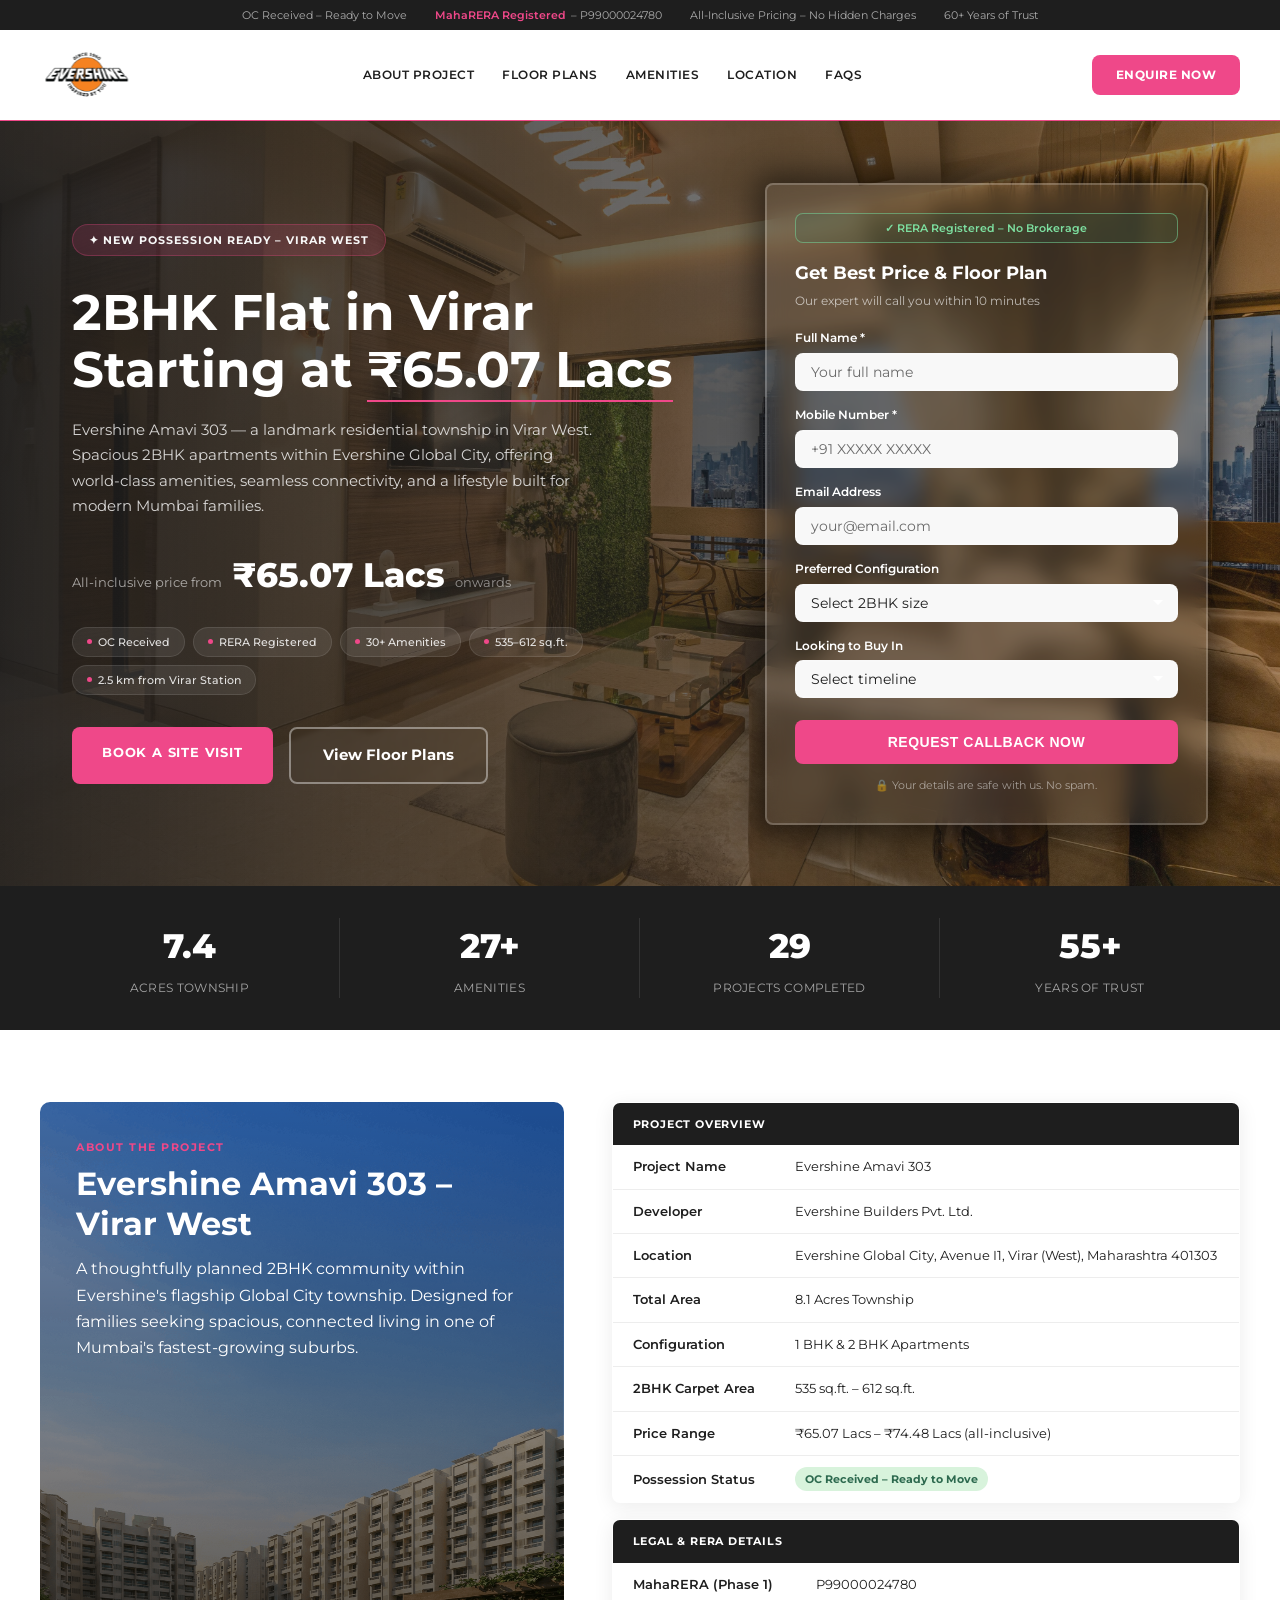
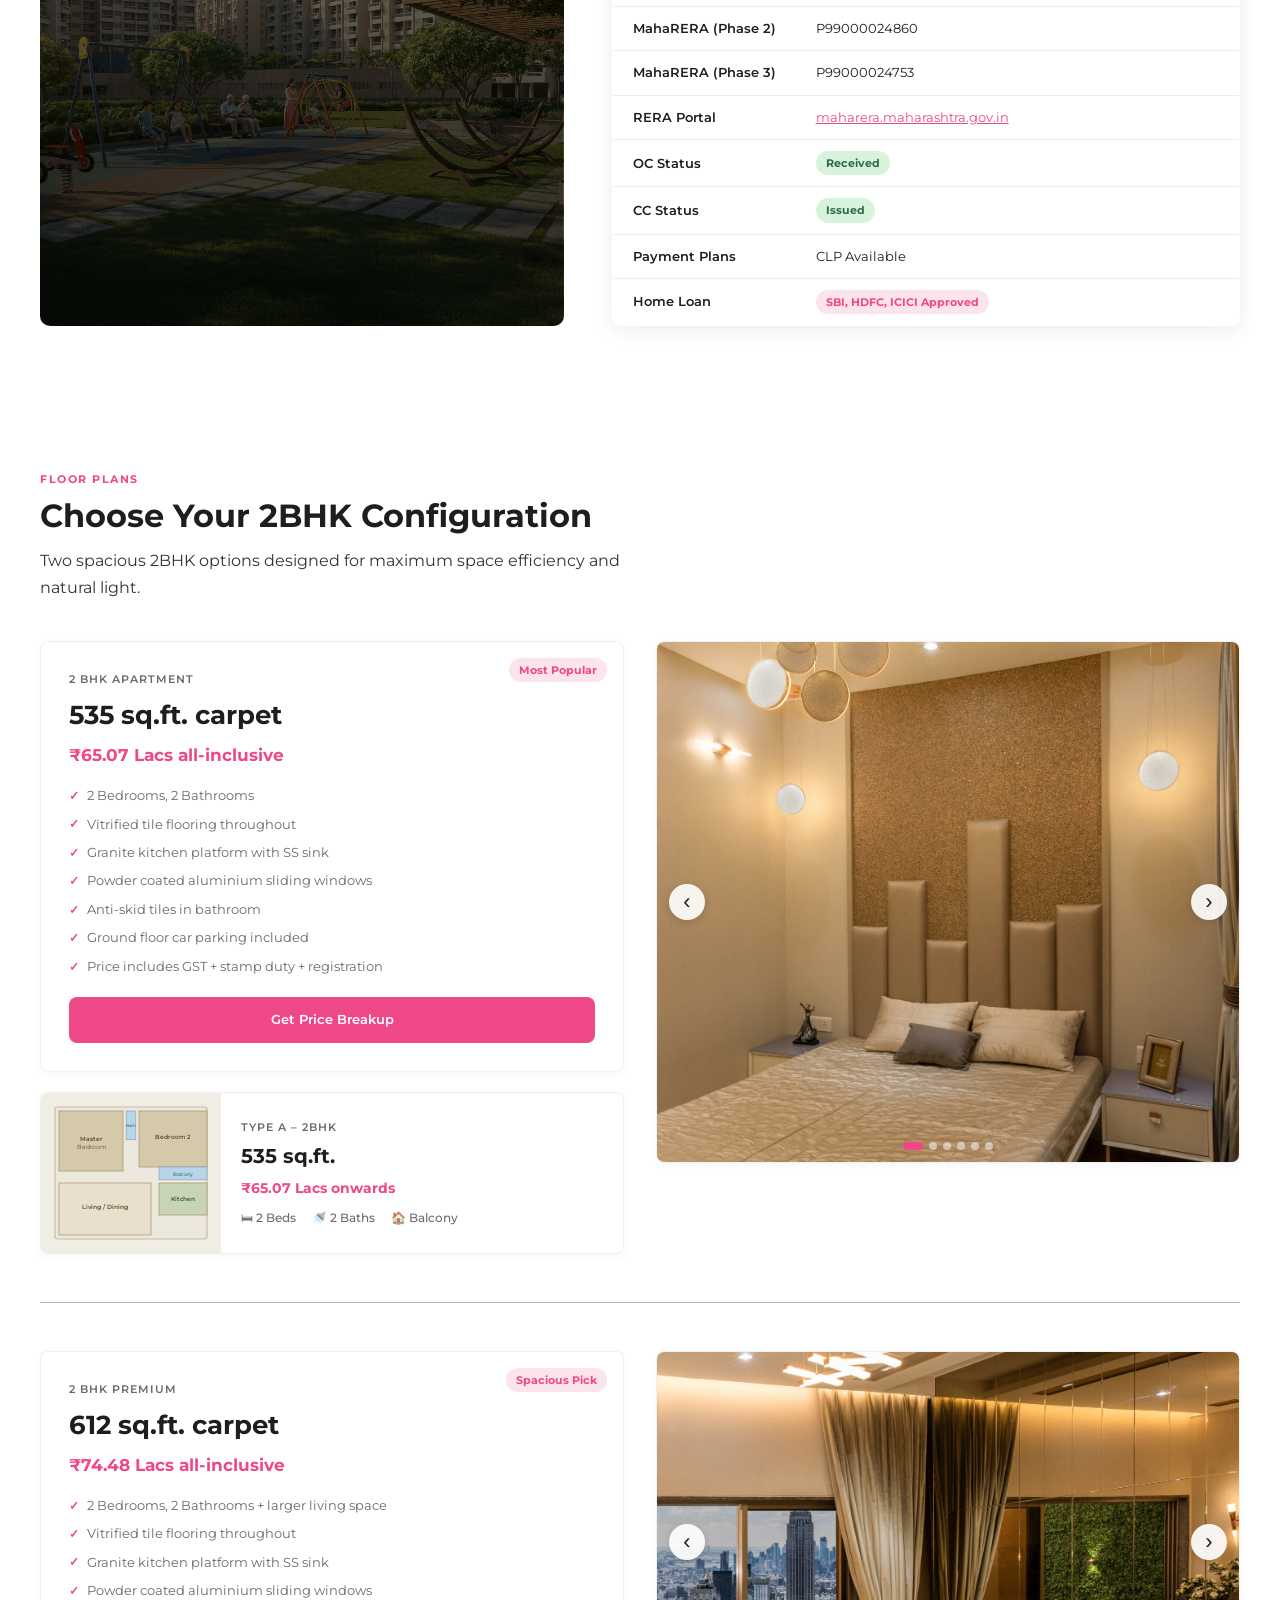
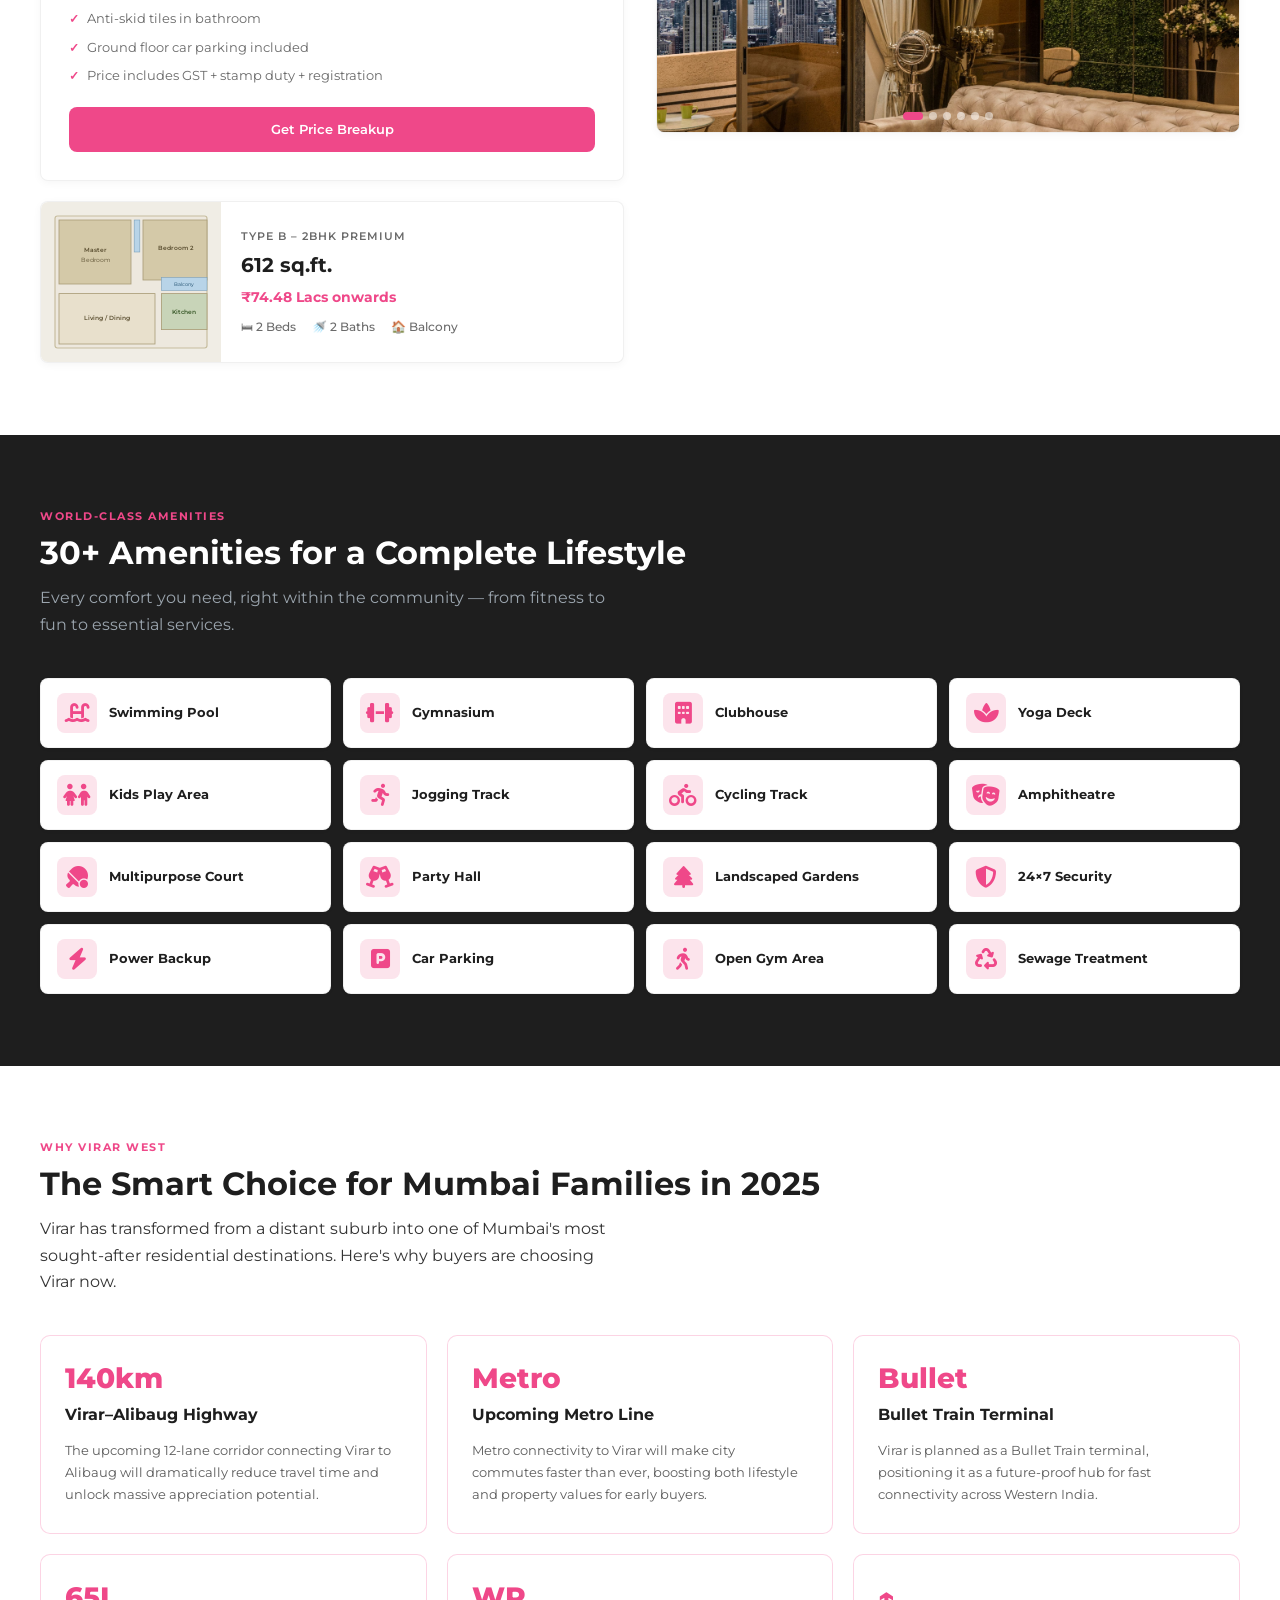
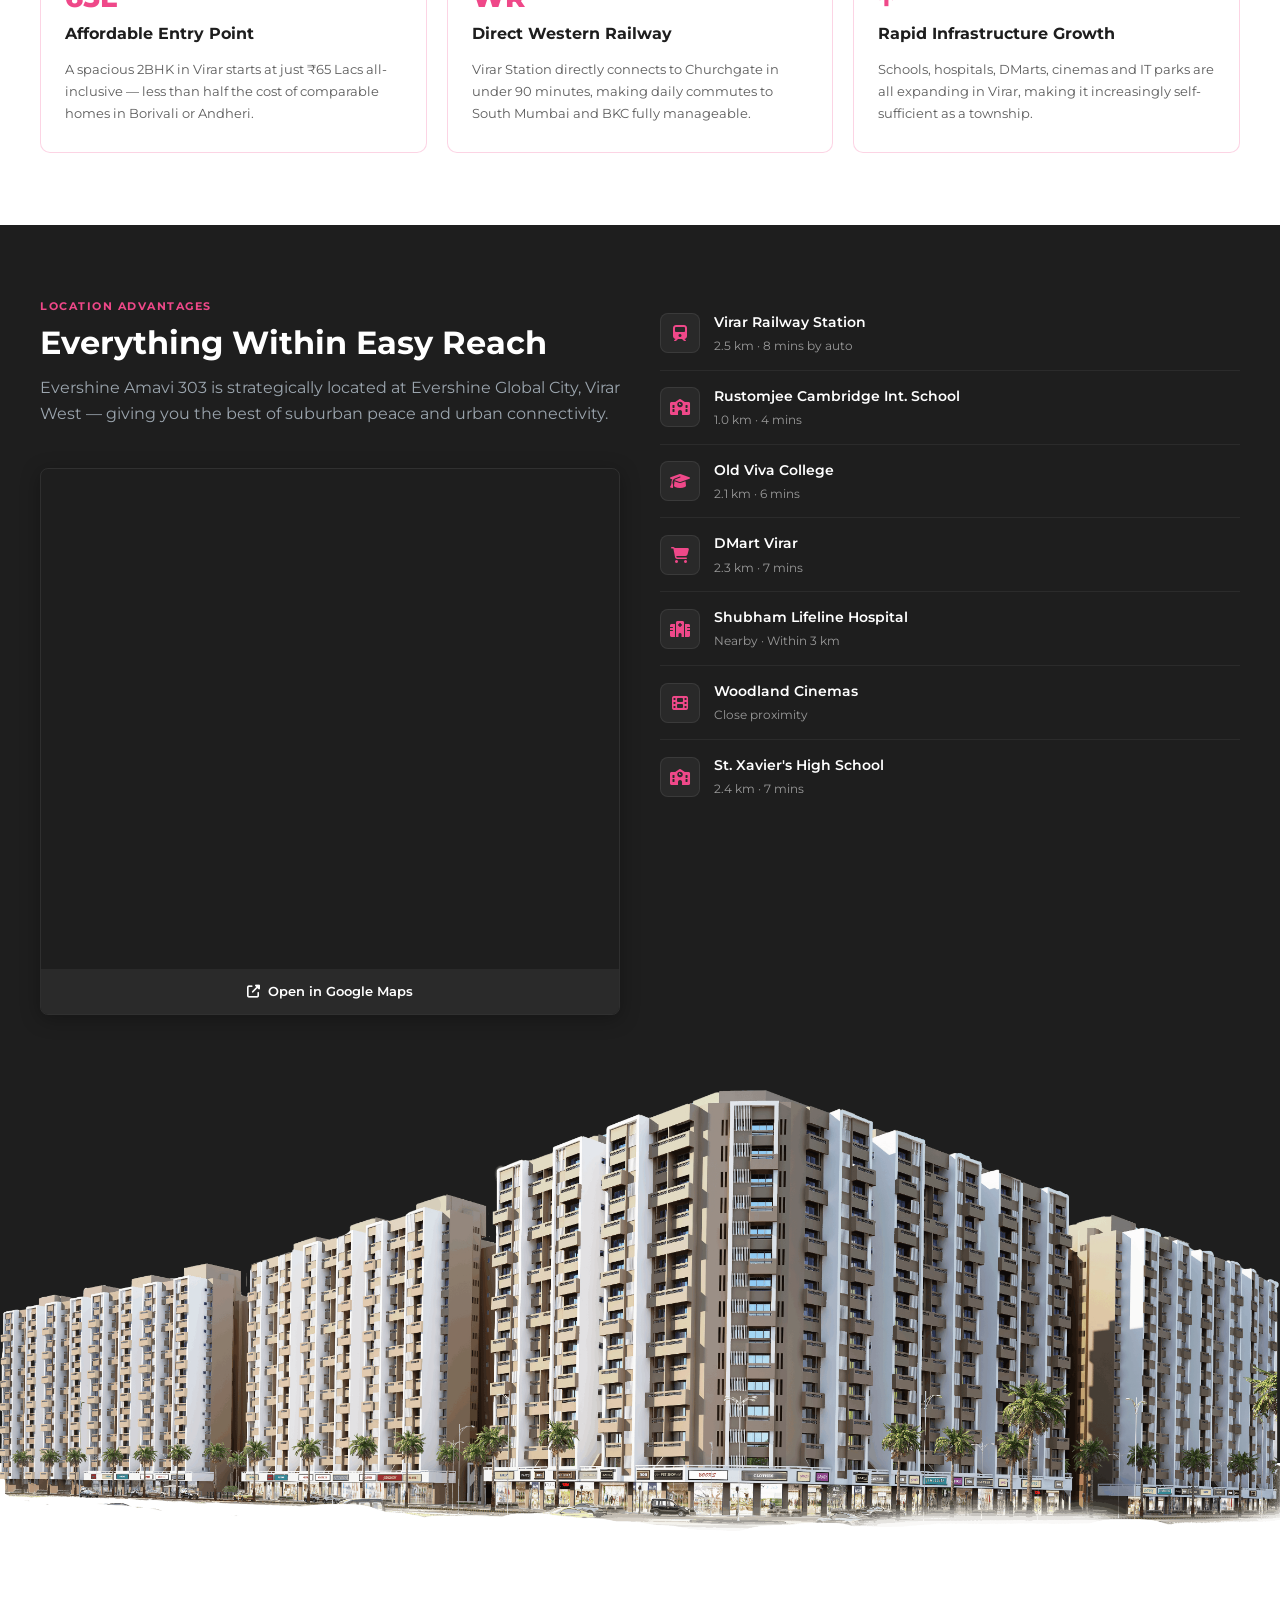
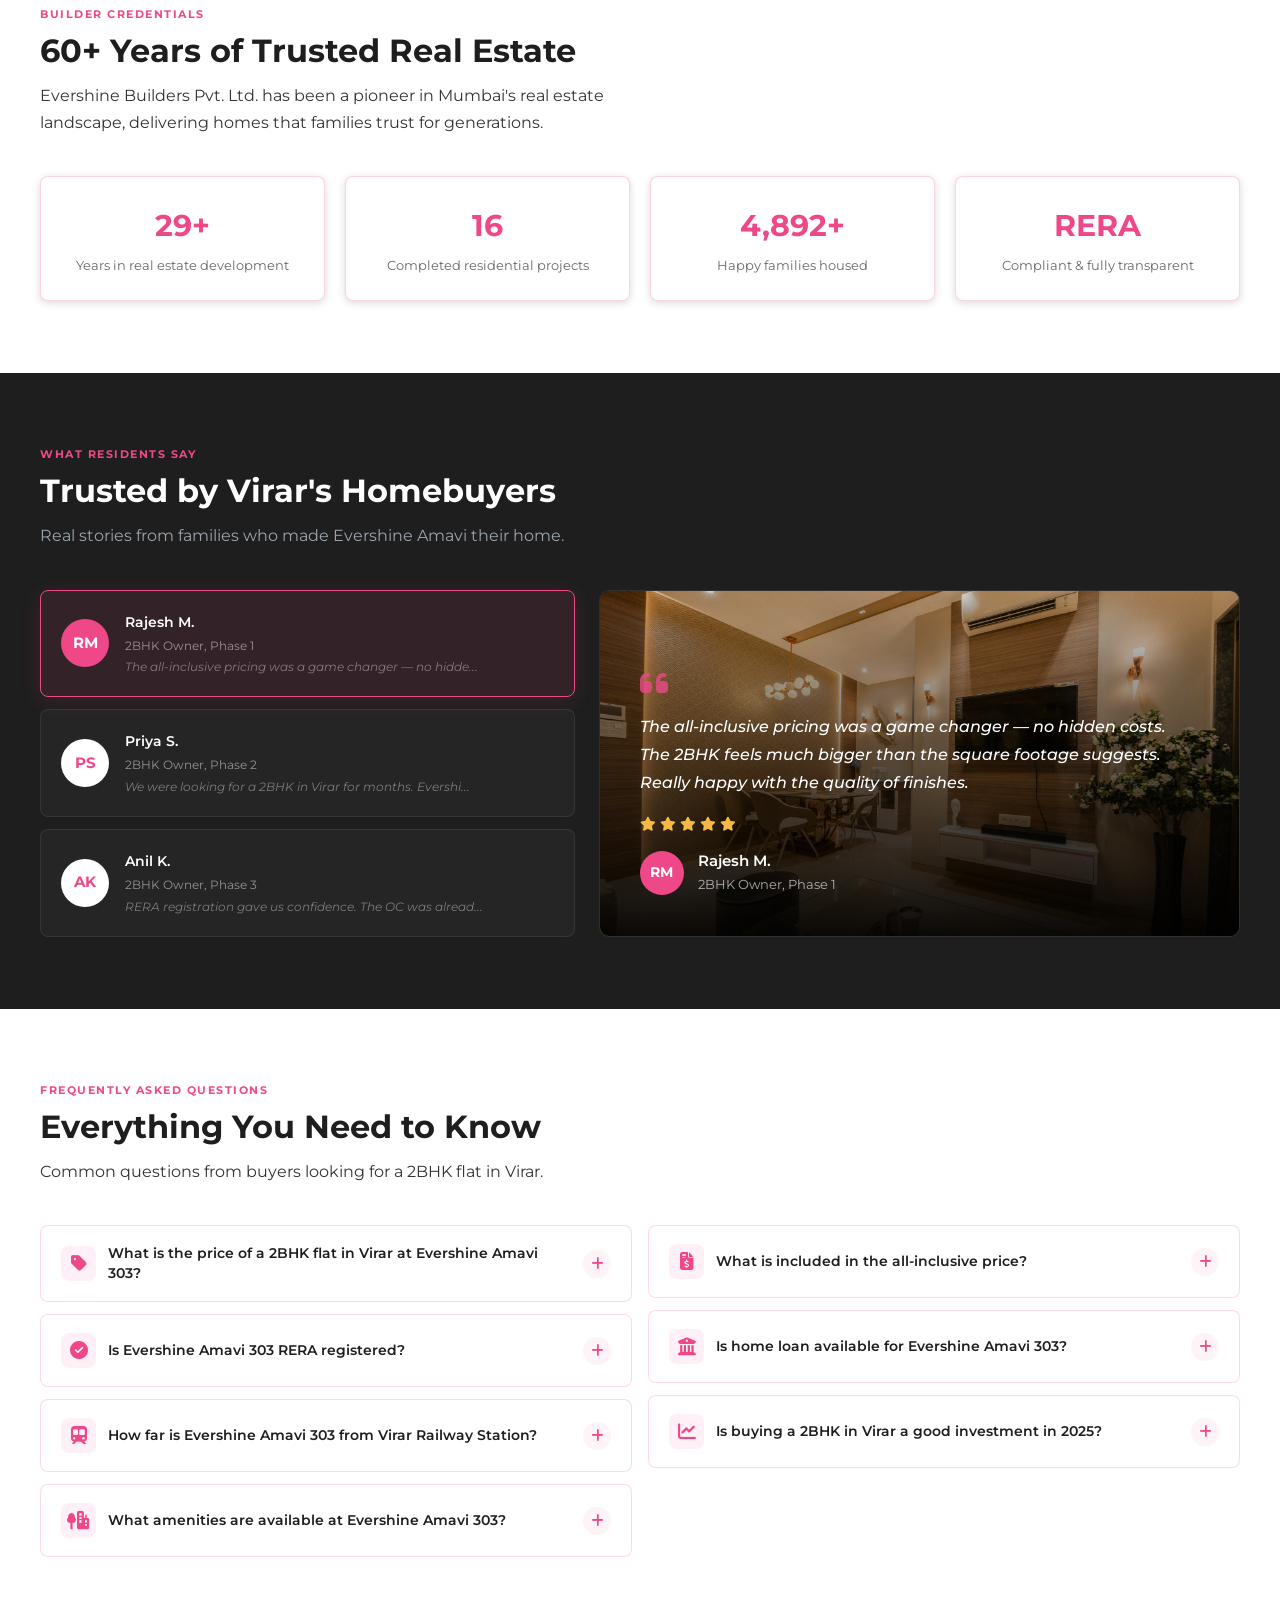
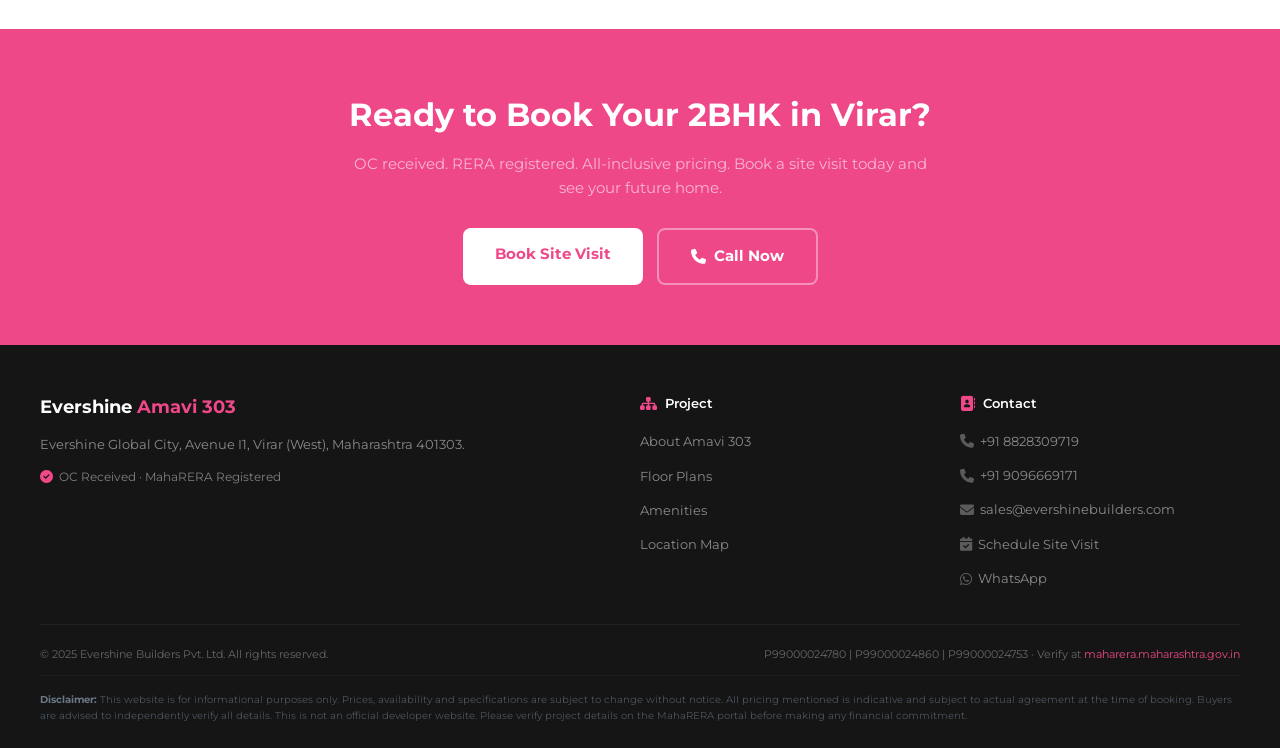
<file: 2-bhk-flat-in-virar/index.html>
<!DOCTYPE html>
<html lang="en">

<head>
  <meta charset="UTF-8">
  <meta name="viewport" content="width=device-width, initial-scale=1.0">
  <title>2 BHK Flats in Virar | Premium Homes by Evershine Builders</title>
  <meta name="description"
    content="Explore spacious 2 BHK flats in Virar by Evershine Builders. Enjoy modern amenities, excellent connectivity, and comfortable living. Book today.">
  <meta name="keywords"
    content="2BHK flat in Virar, 2BHK in Virar West, buy flat in Virar, Evershine Amavi 303, 2 BHK apartment Virar, affordable flats Virar Mumbai, ready possession flat Virar, Evershine Builders Virar">
  <meta name="robots" content="index, follow">
  <meta name="author" content="Evershine Builders Pvt. Ltd.">
  <link rel="canonical" href="https://evershinebuilders.com/2-bhk-flat-in-virar/">
  <link rel="icon" type="image/svg+xml" href="/amavi-images/logo/evershine-favicon.png">

  <!-- Open Graph -->
  <meta property="og:title" content="2BHK Flat in Virar | Evershine Amavi 303 – From ₹65.07 Lacs">
  <meta property="og:description"
    content="Premium 2BHK homes in Virar West. OC received, RERA registered, 30+ amenities. Starting ₹65.07 Lacs all-inclusive.">
  <meta property="og:type" content="website">
  <meta property="og:url" content="https://evershinebuilders.com/2-bhk-flat-in-virar/">
  <meta property="og:image" content="/amavi-images/amavi-303-og.jpg">
  <meta property="og:locale" content="en_IN">
  <meta property="og:site_name" content="Evershine Builders">

  <!-- Twitter Card -->
  <meta name="twitter:card" content="summary_large_image">
  <meta name="twitter:title" content="2BHK Flat in Virar – Evershine Amavi 303 from ₹65.07 Lacs">
  <meta name="twitter:description"
    content="OC received. RERA registered. 30+ amenities. Book your 2BHK in Virar West today.">

  <!-- Schema.org Structured Data -->
  <script type="application/ld+json">
{
  "@context": "https://schema.org",
  "@graph": [
    {
      "@type": "RealEstateListing",
      "name": "2BHK Flat in Virar – Evershine Amavi 303",
      "description": "Premium 2BHK apartments in Virar West, Mumbai. Sizes 535–612 sq.ft. starting from ₹65.07 Lacs all-inclusive. OC received, RERA registered project with 30+ amenities.",
      "url": "https://evershinebuilders.com/2-bhk-flat-in-virar/",
      "image": "/amavi-images/amavi-303.jpg",
      "offers": {
        "@type": "Offer",
        "priceCurrency": "INR",
        "price": "6507000",
        "availability": "https://schema.org/InStock",
        "url": "https://evershinebuilders.com/2-bhk-flat-in-virar/"
      },
      "address": {
        "@type": "PostalAddress",
        "streetAddress": "Evershine Global City, Avenue I1",
        "addressLocality": "Virar West",
        "addressRegion": "Maharashtra",
        "postalCode": "401303",
        "addressCountry": "IN"
      }
    },
    {
      "@type": "Organization",
      "name": "Evershine Builders Pvt. Ltd.",
      "url": "https://evershinebuilders.com",
      "logo": "/amavi-images/logo.png",
      "description": "60+ years of trusted real estate development in Mumbai",
      "foundingDate": "1964",
      "numberOfEmployees": "500+",
      "address": {
        "@type": "PostalAddress",
        "addressLocality": "Mumbai",
        "addressRegion": "Maharashtra",
        "addressCountry": "IN"
      },
      "contactPoint": {
        "@type": "ContactPoint",
        "telephone": "+91-8828309719",
        "contactType": "sales",
        "availableLanguage": ["Hindi", "English", "Marathi"]
      }
    },
    {
      "@type": "FAQPage",
      "mainEntity": [
        {
          "@type": "Question",
          "name": "What is the price of a 2BHK flat in Virar at Evershine Amavi 303?",
          "acceptedAnswer": {
            "@type": "Answer",
            "text": "2BHK flats at Evershine Amavi 303 in Virar West start from ₹65.07 Lacs (all-inclusive) for 535 sq.ft. and go up to ₹74.48 Lacs for 612 sq.ft. The all-inclusive price covers base cost, GST, stamp duty, registration and possession charges."
          }
        },
        {
          "@type": "Question",
          "name": "Is Evershine Amavi 303 RERA registered?",
          "acceptedAnswer": {
            "@type": "Answer",
            "text": "Yes. Evershine Amavi 303 is registered under MahaRERA. Phase 1 – P99000024780, Phase 2 – P99000024860, Phase 3 – P99000024753. OC has been received and the project is ready for possession."
          }
        },
        {
          "@type": "Question",
          "name": "How far is Evershine Amavi 303 from Virar Railway Station?",
          "acceptedAnswer": {
            "@type": "Answer",
            "text": "Evershine Amavi 303 is located approximately 2.5 km from Virar Railway Station on the Western Railway line, making it easy to commute to Mumbai city."
          }
        },
        {
          "@type": "Question",
          "name": "What amenities are available at Evershine Amavi 303 Virar?",
          "acceptedAnswer": {
            "@type": "Answer",
            "text": "Evershine Amavi 303 offers 30+ amenities including a clubhouse, gymnasium, swimming pool, kids play area, jogging track, multipurpose court, yoga deck, open gym, amphitheatre, cycling track, landscaped gardens and 24x7 security."
          }
        },
        {
          "@type": "Question",
          "name": "What is the carpet area of 2BHK flats at Evershine Amavi Virar?",
          "acceptedAnswer": {
            "@type": "Answer",
            "text": "2BHK flats at Evershine Amavi 303 come in two carpet area configurations: 535 sq.ft. and 612 sq.ft., giving buyers flexibility based on budget and space requirements."
          }
        }
      ]
    },
    {
      "@type": "BreadcrumbList",
      "itemListElement": [
        {"@type": "ListItem", "position": 1, "name": "Home", "item": "https://evershinebuilders.com"},
        {"@type": "ListItem", "position": 2, "name": "Projects", "item": "https://evershinebuilders.com/projects/"},
        {"@type": "ListItem", "position": 3, "name": "2BHK Flat in Virar", "item": "https://evershinebuilders.com/2-bhk-flat-in-virar/"}
      ]
    }
  ]
}
</script>

  <link rel="stylesheet" href="/amavi-css/style.css">
  <link rel="stylesheet" href="https://cdnjs.cloudflare.com/ajax/libs/font-awesome/6.5.1/css/all.min.css">
</head>

<body>

  <!-- TOP BAR -->
  <div class="top-bar" role="banner" aria-label="Contact bar">
    <div class="top-bar-inner">
      <span class="top-bar-item">OC Received – Ready to Move</span>
      <span class="top-bar-item"><span class="highlight">MahaRERA Registered</span> – P99000024780</span>
      <span class="top-bar-item">All-Inclusive Pricing – No Hidden Charges</span>
      <span class="top-bar-item">60+ Years of Trust</span>
    </div>
  </div>

  <!-- HEADER -->
  <header class="site-header" role="banner">
    <nav class="nav-inner" aria-label="Main navigation">
      <a href="https://evershinebuilders.com/" target="_blank" rel="noopener" class="logo-block">
        <img src="/amavi-images/logo/evershine-logo.svg" alt="Evershine Builders" class="logo-img">
      </a>
      <button class="hamburger" id="hamburger" aria-label="Toggle menu">
        <span></span>
        <span></span>
        <span></span>
      </button>
      <div class="nav-links" id="nav-links">
        <a href="#about-project">About Project</a>
        <a href="#floor-plans">Floor Plans</a>
        <a href="#amenities">Amenities</a>
        <a href="#location">Location</a>
        <a href="#faq">FAQs</a>
      </div>
      <a href="#enquire" class="nav-cta">Enquire Now</a>
    </nav>
  </header>

  <!-- HERO -->
  <main>
    <section class="hero" aria-label="Hero section"
      style="background-image: url('/amavi-images/flats/2BHK - DSC_7900.jpg');">
      <div class="hero-overlay"></div>
      <div class="hero-inner">
        <div class="hero-content">
          <div class="hero-eyebrow">✦ New Possession Ready – Virar West</div>
          <h1>2BHK Flat in Virar<br>Starting at <span>₹<span class="count-num" data-target="65.07">0.00</span>
              Lacs</span></h1>
          <p class="hero-desc">
            Evershine Amavi 303 — a landmark residential township in Virar West. Spacious 2BHK apartments within
            Evershine Global City, offering world-class amenities, seamless connectivity, and a lifestyle built for
            modern Mumbai families.
          </p>
          <div class="price-block">
            <span class="price-label">All-inclusive price from</span>
            <span class="price-main">₹65.07 Lacs</span>
            <span class="price-suffix">onwards</span>
          </div>
          <div class="hero-pills">
            <span class="pill"><span class="pill-dot"></span> OC Received</span>
            <span class="pill"><span class="pill-dot"></span> RERA Registered</span>
            <span class="pill"><span class="pill-dot"></span> 30+ Amenities</span>
            <span class="pill"><span class="pill-dot"></span> 535–612 sq.ft.</span>
            <span class="pill"><span class="pill-dot"></span> 2.5 km from Virar Station</span>
          </div>
          <div class="hero-ctas">
            <a href="#enquire" class="btn-primary">Book a Site Visit</a>
            <a href="#floor-plans" class="btn-outline">View Floor Plans</a>
          </div>
        </div>

        <!-- LEAD FORM -->
        <aside id="enquire" aria-label="Enquiry form">
          <div class="lead-form-card">
            <div class="rera-tag">✓ RERA Registered – No Brokerage</div>
            <div class="form-title">Get Best Price & Floor Plan</div>
            <div class="form-subtitle">Our expert will call you within 10 minutes</div>
            <form action="https://evershinebliss.com/amavi-handler.php" method="POST"
              onsubmit="return handleSubmit(event)">
              <div class="form-group">
                <label for="fname">Full Name *</label>
                <input type="text" id="fname" name="fullname" placeholder="Your full name" required autocomplete="name">
              </div>
              <div class="form-group">
                <label for="phone">Mobile Number *</label>
                <input type="tel" id="phone" name="phone" placeholder="+91 XXXXX XXXXX" required
                  pattern="[0-9+\s]{10,13}" autocomplete="tel">
              </div>
              <div class="form-group">
                <label for="email">Email Address</label>
                <input type="email" id="email" name="email" placeholder="your@email.com" autocomplete="email">
              </div>
              <div class="form-group">
                <label for="config">Preferred Configuration</label>
                <select id="config" name="config">
                  <option value="">Select 2BHK size</option>
                  <option value="535">2BHK – 535 sq.ft. (₹65.07 Lacs)</option>
                  <option value="612">2BHK – 612 sq.ft. (₹74.48 Lacs)</option>
                  <option value="discuss">Open to Discussion</option>
                </select>
              </div>
              <div class="form-group">
                <label for="when">Looking to Buy In</label>
                <select id="when" name="timeline">
                  <option value="">Select timeline</option>
                  <option value="1month">Within 1 month</option>
                  <option value="3months">1–3 months</option>
                  <option value="6months">3–6 months</option>
                  <option value="exploring">Just exploring</option>
                </select>
              </div>
              <input type="hidden" name="site_url" value="https://evershinebliss.com/">
              <input type="hidden" name="contact" value="">
              <button type="submit" class="form-submit">Request Callback Now</button>
            </form>
            <div class="form-note">🔒 Your details are safe with us. No spam.</div>
          </div>
        </aside>
      </div>
    </section>

    <!-- STATS COUNTER -->
    <section class="stats-bar" aria-label="Project statistics">
      <div class="stats-bar-inner">
        <div class="stat-item">
          <div class="stat-num"><span class="count-num" data-target="8.1" data-decimals="1">0</span></div>
          <div class="stat-label">Acres Township</div>
        </div>
        <div class="stat-item">
          <div class="stat-num"><span class="count-num" data-target="30" data-suffix="+">0</span></div>
          <div class="stat-label">Amenities</div>
        </div>
        <div class="stat-item">
          <div class="stat-num"><span class="count-num" data-target="32" data-decimals="0">0</span></div>
          <div class="stat-label">Projects Completed</div>
        </div>
        <div class="stat-item">
          <div class="stat-num"><span class="count-num" data-target="60" data-suffix="+">0</span></div>
          <div class="stat-label">Years of Trust</div>
        </div>
      </div>
    </section>

    <!-- ABOUT PROJECT -->
    <section class="section section-alt" id="about-project">
      <div class="section-inner">
        <div class="about-grid">
          <div class="about-intro">
            <div class="about-intro-inner">
              <div class="section-label">About the Project</div>
              <h2 class="section-title">Evershine Amavi 303 – Virar West</h2>
              <p class="section-desc">
                A thoughtfully planned 2BHK community within Evershine's flagship Global City township. Designed for
                families
                seeking spacious, connected living in one of Mumbai's fastest-growing suburbs.
              </p>
            </div>
          </div>
          <div class="about-specs">
            <table class="specs-table" aria-label="Project specifications">
              <thead>
                <tr>
                  <th colspan="2">Project Overview</th>
                </tr>
              </thead>
              <tbody>
                <tr>
                  <td class="specs-key">Project Name</td>
                  <td class="specs-val">Evershine Amavi 303</td>
                </tr>
                <tr>
                  <td class="specs-key">Developer</td>
                  <td class="specs-val">Evershine Builders Pvt. Ltd.</td>
                </tr>
                <tr>
                  <td class="specs-key">Location</td>
                  <td class="specs-val">Evershine Global City, Avenue I1, Virar (West), Maharashtra 401303</td>
                </tr>
                <tr>
                  <td class="specs-key">Total Area</td>
                  <td class="specs-val">8.1 Acres Township</td>
                </tr>
                <tr>
                  <td class="specs-key">Configuration</td>
                  <td class="specs-val">1 BHK & 2 BHK Apartments</td>
                </tr>
                <tr>
                  <td class="specs-key">2BHK Carpet Area</td>
                  <td class="specs-val">535 sq.ft. – 612 sq.ft.</td>
                </tr>
                <tr>
                  <td class="specs-key">Price Range</td>
                  <td class="specs-val">₹65.07 Lacs – ₹74.48 Lacs (all-inclusive)</td>
                </tr>
                <tr>
                  <td class="specs-key">Possession Status</td>
                  <td class="specs-val"><span class="badge-green">OC Received – Ready to Move</span></td>
                </tr>
              </tbody>
            </table>
            <table class="specs-table" aria-label="RERA and legal details">
              <thead>
                <tr>
                  <th colspan="2">Legal & RERA Details</th>
                </tr>
              </thead>
              <tbody>
                <tr>
                  <td class="specs-key">MahaRERA (Phase 1)</td>
                  <td class="specs-val">P99000024780</td>
                </tr>
                <tr>
                  <td class="specs-key">MahaRERA (Phase 2)</td>
                  <td class="specs-val">P99000024860</td>
                </tr>
                <tr>
                  <td class="specs-key">MahaRERA (Phase 3)</td>
                  <td class="specs-val">P99000024753</td>
                </tr>
                <tr>
                  <td class="specs-key">RERA Portal</td>
                  <td class="specs-val"><a href="https://maharera.maharashtra.gov.in" target="_blank" rel="noopener"
                      class="link-pink">maharera.maharashtra.gov.in</a></td>
                </tr>
                <tr>
                  <td class="specs-key">OC Status</td>
                  <td class="specs-val"><span class="badge-green">Received</span></td>
                </tr>
                <tr>
                  <td class="specs-key">CC Status</td>
                  <td class="specs-val"><span class="badge-green">Issued</span></td>
                </tr>
                <tr>
                  <td class="specs-key">Payment Plans</td>
                  <td class="specs-val">CLP Available</td>
                </tr>
                <tr>
                  <td class="specs-key">Home Loan</td>
                  <td class="specs-val"><span class="badge-pink">SBI, HDFC, ICICI Approved</span></td>
                </tr>
              </tbody>
            </table>
          </div>
        </div>
      </div>
    </section>

    <!-- FLOOR PLANS -->
    <section class="section" id="floor-plans">
      <div class="section-inner">
        <div class="section-label">Floor Plans</div>
        <h2 class="section-title">Choose Your 2BHK Configuration</h2>
        <p class="section-desc">Two spacious 2BHK options designed for maximum space efficiency and natural light.</p>

        <!-- Plan 1: 535 sq.ft. -->
        <div class="plan-row">
          <div class="plan-left">
            <div class="config-card">
              <div class="config-badge">Most Popular</div>
              <div class="config-type">2 BHK Apartment</div>
              <div class="config-size">535 sq.ft. carpet</div>
              <div class="config-price">₹65.07 Lacs all-inclusive</div>
              <ul class="config-features">
                <li>2 Bedrooms, 2 Bathrooms</li>
                <li>Vitrified tile flooring throughout</li>
                <li>Granite kitchen platform with SS sink</li>
                <li>Powder coated aluminium sliding windows</li>
                <li>Anti-skid tiles in bathroom</li>
                <li>Ground floor car parking included</li>
                <li>Price includes GST + stamp duty + registration</li>
              </ul>
              <a href="#enquire" class="config-cta">Get Price Breakup</a>
            </div>
            <div class="floorplan-card">
              <div class="floorplan-img">
                <svg class="floorplan-svg" viewBox="0 0 200 175" fill="none" xmlns="http://www.w3.org/2000/svg"
                  aria-hidden="true">
                  <rect x="5" y="5" width="190" height="165" rx="3" fill="#EDE8DE" stroke="#C8BEA0"
                    stroke-width="1.5" />
                  <rect x="10" y="10" width="80" height="75" fill="#D4C9A8" stroke="#A89B75" stroke-width="1" />
                  <text x="50" y="48" text-anchor="middle" font-size="8" fill="#5A4E30" font-weight="600">Master</text>
                  <text x="50" y="58" text-anchor="middle" font-size="8" fill="#5A4E30">Bedroom</text>
                  <rect x="110" y="10" width="85" height="70" fill="#D4C9A8" stroke="#A89B75" stroke-width="1" />
                  <text x="152" y="45" text-anchor="middle" font-size="8" fill="#5A4E30" font-weight="600">Bedroom
                    2</text>
                  <rect x="10" y="100" width="115" height="65" fill="#E8E0CC" stroke="#A89B75" stroke-width="1" />
                  <text x="67" y="133" text-anchor="middle" font-size="8" fill="#5A4E30" font-weight="600">Living /
                    Dining</text>
                  <rect x="135" y="100" width="60" height="40" fill="#C8D4B8" stroke="#A89B75" stroke-width="1" />
                  <text x="165" y="122" text-anchor="middle" font-size="7" fill="#3A5A2A"
                    font-weight="600">Kitchen</text>
                  <rect x="94" y="10" width="12" height="36" fill="#B8D4E8" stroke="#7AA0BB" stroke-width="0.75" />
                  <text x="100" y="30" text-anchor="middle" font-size="5.5" fill="#1A4A6A">Bath</text>
                  <rect x="135" y="80" width="60" height="16" fill="#B8D4E8" stroke="#7AA0BB" stroke-width="0.75" />
                  <text x="165" y="91" text-anchor="middle" font-size="6" fill="#1A4A6A">Balcony</text>
                </svg>
              </div>
              <div class="floorplan-info">
                <div class="floorplan-label">Type A – 2BHK</div>
                <div class="floorplan-size">535 sq.ft.</div>
                <div class="floorplan-price">₹65.07 Lacs onwards</div>
                <div class="floorplan-rooms">
                  <span class="floorplan-room">🛏 2 Beds</span>
                  <span class="floorplan-room">🚿 2 Baths</span>
                  <span class="floorplan-room">🏠 Balcony</span>
                </div>
              </div>
            </div>
          </div>
          <div class="plan-right">
            <div class="plan-slider" data-slider="1" tabindex="0">
              <div class="slider-scroll">
                <img src="/amavi-images/flats/2BHK - DSC_7992.jpg" alt="612 sq.ft. 2BHK Premium Interior"
                  loading="lazy">
                <img src="/amavi-images/flats/2BHK - DSC_7994.jpg" alt="612 sq.ft. 2BHK Premium Interior"
                  loading="lazy">
                <img src="/amavi-images/flats/2BHK - DSC_7999.jpg" alt="612 sq.ft. 2BHK Premium Interior"
                  loading="lazy">
                <img src="/amavi-images/flats/2BHK - DSC_8003.jpg" alt="612 sq.ft. 2BHK Premium Interior"
                  loading="lazy">
                <img src="/amavi-images/flats/2BHK - DSC_8006.jpg" alt="612 sq.ft. 2BHK Premium Interior"
                  loading="lazy">
                <img src="/amavi-images/flats/2BHK - DSC_8030.jpg" alt="612 sq.ft. 2BHK Premium Interior"
                  loading="lazy">
              </div>
              <button class="slider-arrow slider-arrow-prev" aria-label="Previous">‹</button>
              <button class="slider-arrow slider-arrow-next" aria-label="Next">›</button>
              <div class="slider-dots" data-dots="1"></div>
            </div>
          </div>
        </div>

        <!-- Plan 2: 612 sq.ft. Premium -->
        <div class="plan-row premium-plan">
          <div class="plan-left">
            <div class="config-card">
              <div class="config-badge">Spacious Pick</div>
              <div class="config-type">2 BHK Premium</div>
              <div class="config-size">612 sq.ft. carpet</div>
              <div class="config-price">₹74.48 Lacs all-inclusive</div>
              <ul class="config-features">
                <li>2 Bedrooms, 2 Bathrooms + larger living space</li>
                <li>Vitrified tile flooring throughout</li>
                <li>Granite kitchen platform with SS sink</li>
                <li>Powder coated aluminium sliding windows</li>
                <li>Anti-skid tiles in bathroom</li>
                <li>Ground floor car parking included</li>
                <li>Price includes GST + stamp duty + registration</li>
              </ul>
              <a href="#enquire" class="config-cta">Get Price Breakup</a>
            </div>
            <div class="floorplan-card">
              <div class="floorplan-img">
                <svg class="floorplan-svg" viewBox="0 0 200 175" fill="none" xmlns="http://www.w3.org/2000/svg"
                  aria-hidden="true">
                  <rect x="5" y="5" width="190" height="165" rx="3" fill="#EDE8DE" stroke="#C8BEA0"
                    stroke-width="1.5" />
                  <rect x="10" y="10" width="90" height="80" fill="#D4C9A8" stroke="#A89B75" stroke-width="1" />
                  <text x="55" y="50" text-anchor="middle" font-size="8" fill="#5A4E30" font-weight="600">Master</text>
                  <text x="55" y="62" text-anchor="middle" font-size="8" fill="#5A4E30">Bedroom</text>
                  <rect x="115" y="10" width="80" height="75" fill="#D4C9A8" stroke="#A89B75" stroke-width="1" />
                  <text x="155" y="48" text-anchor="middle" font-size="8" fill="#5A4E30" font-weight="600">Bedroom
                    2</text>
                  <rect x="10" y="102" width="120" height="63" fill="#E8E0CC" stroke="#A89B75" stroke-width="1" />
                  <text x="70" y="135" text-anchor="middle" font-size="8" fill="#5A4E30" font-weight="600">Living /
                    Dining</text>
                  <rect x="138" y="102" width="57" height="45" fill="#C8D4B8" stroke="#A89B75" stroke-width="1" />
                  <text x="166" y="127" text-anchor="middle" font-size="7" fill="#3A5A2A"
                    font-weight="600">Kitchen</text>
                  <rect x="104" y="10" width="7" height="40" fill="#B8D4E8" stroke="#7AA0BB" stroke-width="0.75" />
                  <rect x="138" y="82" width="57" height="16" fill="#B8D4E8" stroke="#7AA0BB" stroke-width="0.75" />
                  <text x="166" y="93" text-anchor="middle" font-size="6" fill="#1A4A6A">Balcony</text>
                </svg>
              </div>
              <div class="floorplan-info">
                <div class="floorplan-label">Type B – 2BHK Premium</div>
                <div class="floorplan-size">612 sq.ft.</div>
                <div class="floorplan-price">₹74.48 Lacs onwards</div>
                <div class="floorplan-rooms">
                  <span class="floorplan-room">🛏 2 Beds</span>
                  <span class="floorplan-room">🚿 2 Baths</span>
                  <span class="floorplan-room">🏠 Balcony</span>
                </div>
              </div>
            </div>
          </div>
          <div class="plan-right">
            <div class="plan-slider" data-slider="2" tabindex="0">
              <div class="slider-scroll">
                <img src="/amavi-images/flats/2BHK - DSC_7869.jpg" alt="535 sq.ft. 2BHK Interior" loading="lazy">
                <img src="/amavi-images/flats/2BHK - DSC_7893.jpg" alt="535 sq.ft. 2BHK Interior" loading="lazy">
                <img src="/amavi-images/flats/2BHK - DSC_7897.jpg" alt="535 sq.ft. 2BHK Interior" loading="lazy">
                <img src="/amavi-images/flats/2BHK - DSC_7900.jpg" alt="535 sq.ft. 2BHK Interior" loading="lazy">
                <img src="/amavi-images/flats/2BHK - DSC_7902.jpg" alt="535 sq.ft. 2BHK Interior" loading="lazy">
                <img src="/amavi-images/flats/2BHK - DSC_7911.jpg" alt="535 sq.ft. 2BHK Interior" loading="lazy">
              </div>
              <button class="slider-arrow slider-arrow-prev" aria-label="Previous">‹</button>
              <button class="slider-arrow slider-arrow-next" aria-label="Next">›</button>
              <div class="slider-dots" data-dots="2"></div>
            </div>
          </div>
        </div>

      </div>
    </section>

    <!-- AMENITIES -->
    <section class="section section-dark" id="amenities">
      <div class="section-inner">
        <div class="section-label">World-Class Amenities</div>
        <h2 class="section-title">30+ Amenities for a Complete Lifestyle</h2>
        <p class="section-desc">Every comfort you need, right within the community — from fitness to fun to essential
          services.</p>
        <div class="amenities-grid" role="list" aria-label="List of amenities">
          <div class="amenity-card" role="listitem">
            <div class="amenity-icon" aria-hidden="true"><i class="fa-solid fa-water-ladder"></i></div>
            <div class="amenity-name">Swimming Pool</div>
          </div>
          <div class="amenity-card" role="listitem">
            <div class="amenity-icon" aria-hidden="true"><i class="fa-solid fa-dumbbell"></i></div>
            <div class="amenity-name">Gymnasium</div>
          </div>
          <div class="amenity-card" role="listitem">
            <div class="amenity-icon" aria-hidden="true"><i class="fa-solid fa-building"></i></div>
            <div class="amenity-name">Clubhouse</div>
          </div>
          <div class="amenity-card" role="listitem">
            <div class="amenity-icon" aria-hidden="true"><i class="fa-solid fa-spa"></i></div>
            <div class="amenity-name">Yoga Deck</div>
          </div>
          <div class="amenity-card" role="listitem">
            <div class="amenity-icon" aria-hidden="true"><i class="fa-solid fa-children"></i></div>
            <div class="amenity-name">Kids Play Area</div>
          </div>
          <div class="amenity-card" role="listitem">
            <div class="amenity-icon" aria-hidden="true"><i class="fa-solid fa-person-running"></i></div>
            <div class="amenity-name">Jogging Track</div>
          </div>
          <div class="amenity-card" role="listitem">
            <div class="amenity-icon" aria-hidden="true"><i class="fa-solid fa-person-biking"></i></div>
            <div class="amenity-name">Cycling Track</div>
          </div>
          <div class="amenity-card" role="listitem">
            <div class="amenity-icon" aria-hidden="true"><i class="fa-solid fa-masks-theater"></i></div>
            <div class="amenity-name">Amphitheatre</div>
          </div>
          <div class="amenity-card" role="listitem">
            <div class="amenity-icon" aria-hidden="true"><i class="fa-solid fa-table-tennis-paddle-ball"></i></div>
            <div class="amenity-name">Multipurpose Court</div>
          </div>
          <div class="amenity-card" role="listitem">
            <div class="amenity-icon" aria-hidden="true"><i class="fa-solid fa-champagne-glasses"></i></div>
            <div class="amenity-name">Party Hall</div>
          </div>
          <div class="amenity-card" role="listitem">
            <div class="amenity-icon" aria-hidden="true"><i class="fa-solid fa-tree"></i></div>
            <div class="amenity-name">Landscaped Gardens</div>
          </div>
          <div class="amenity-card" role="listitem">
            <div class="amenity-icon" aria-hidden="true"><i class="fa-solid fa-shield-halved"></i></div>
            <div class="amenity-name">24×7 Security</div>
          </div>
          <div class="amenity-card" role="listitem">
            <div class="amenity-icon" aria-hidden="true"><i class="fa-solid fa-bolt"></i></div>
            <div class="amenity-name">Power Backup</div>
          </div>
          <div class="amenity-card" role="listitem">
            <div class="amenity-icon" aria-hidden="true"><i class="fa-solid fa-square-parking"></i></div>
            <div class="amenity-name">Car Parking</div>
          </div>
          <div class="amenity-card" role="listitem">
            <div class="amenity-icon" aria-hidden="true"><i class="fa-solid fa-person-walking"></i></div>
            <div class="amenity-name">Open Gym Area</div>
          </div>
          <div class="amenity-card" role="listitem">
            <div class="amenity-icon" aria-hidden="true"><i class="fa-solid fa-recycle"></i></div>
            <div class="amenity-name">Sewage Treatment</div>
          </div>
        </div>
      </div>
    </section>

    <!-- WHY VIRAR -->
    <section class="section section-alt" id="why-virar">
      <div class="section-inner">
        <div class="section-label">Why Virar West</div>
        <h2 class="section-title">The Smart Choice for Mumbai Families in 2025</h2>
        <p class="section-desc">Virar has transformed from a distant suburb into one of Mumbai's most sought-after
          residential destinations. Here's why buyers are choosing Virar now.</p>
        <div class="why-grid">
          <div class="why-card">
            <div class="why-num">140km</div>
            <div class="why-title">Virar–Alibaug Highway</div>
            <div class="why-desc">The upcoming 12-lane corridor connecting Virar to Alibaug will dramatically reduce
              travel time and unlock massive appreciation potential.</div>
          </div>
          <div class="why-card">
            <div class="why-num">Metro</div>
            <div class="why-title">Upcoming Metro Line</div>
            <div class="why-desc">Metro connectivity to Virar will make city commutes faster than ever, boosting both
              lifestyle and property values for early buyers.</div>
          </div>
          <div class="why-card">
            <div class="why-num">Bullet</div>
            <div class="why-title">Bullet Train Terminal</div>
            <div class="why-desc">Virar is planned as a Bullet Train terminal, positioning it as a future-proof hub for
              fast connectivity across Western India.</div>
          </div>
          <div class="why-card">
            <div class="why-num">65L</div>
            <div class="why-title">Affordable Entry Point</div>
            <div class="why-desc">A spacious 2BHK in Virar starts at just ₹65 Lacs all-inclusive — less than half the
              cost of comparable homes in Borivali or Andheri.</div>
          </div>
          <div class="why-card">
            <div class="why-num">WR</div>
            <div class="why-title">Direct Western Railway</div>
            <div class="why-desc">Virar Station directly connects to Churchgate in under 90 minutes, making daily
              commutes to South Mumbai and BKC fully manageable.</div>
          </div>
          <div class="why-card">
            <div class="why-num">↑</div>
            <div class="why-title">Rapid Infrastructure Growth</div>
            <div class="why-desc">Schools, hospitals, DMarts, cinemas and IT parks are all expanding in Virar, making it
              increasingly self-sufficient as a township.</div>
          </div>
        </div>
      </div>
    </section>

    <!-- LOCATION -->
    <section class="section section-dark location-section" id="location">
      <div class="section-inner">
        <div class="location-grid">
          <div>
            <div class="section-label">Location Advantages</div>
            <h2 class="section-title">Everything Within Easy Reach</h2>
            <p class="section-desc">Evershine Amavi 303 is strategically located at Evershine Global City, Virar West —
              giving you the best of suburban peace and urban connectivity.</p>
            <div class="location-map">
              <iframe
                src="https://www.google.com/maps/embed?pb=!1m18!1m12!1m3!1d3761.6144158257016!2d72.80145547521536!3d19.472184381815644!2m3!1f0!2f0!3f0!3m2!1i1024!2i768!4f13.1!3m3!1m2!1s0x3be7a9017646de67%3A0x8a68bd52908884e9!2sEvershine%20Amavi%20303!5e0!3m2!1sen!2sin!4v1782275494677!5m2!1sen!2sin"
                width="100%" height="400" style="border:0;" allowfullscreen="" loading="lazy"
                referrerpolicy="strict-origin-when-cross-origin"></iframe>
              <a href="https://maps.google.com/?q=Evershine+Amavi+303+Virar+West" target="_blank" rel="noopener"
                class="location-map-link"><i class="fa-solid fa-up-right-from-square"></i> Open in Google Maps</a>
            </div>
          </div>
          <div class="location-points-wrap">
            <ul class="location-points" aria-label="Nearby landmarks and distances">
              <li class="location-point">
                <div class="loc-icon" aria-hidden="true"><i class="fa-solid fa-train"></i></div>
                <div>
                  <div class="loc-name">Virar Railway Station</div>
                  <div class="loc-dist">2.5 km · 8 mins by auto</div>
                </div>
              </li>
              <li class="location-point">
                <div class="loc-icon" aria-hidden="true"><i class="fa-solid fa-school"></i></div>
                <div>
                  <div class="loc-name">Rustomjee Cambridge Int. School</div>
                  <div class="loc-dist">1.0 km · 4 mins</div>
                </div>
              </li>
              <li class="location-point">
                <div class="loc-icon" aria-hidden="true"><i class="fa-solid fa-graduation-cap"></i></div>
                <div>
                  <div class="loc-name">Old Viva College</div>
                  <div class="loc-dist">2.1 km · 6 mins</div>
                </div>
              </li>
              <li class="location-point">
                <div class="loc-icon" aria-hidden="true"><i class="fa-solid fa-cart-shopping"></i></div>
                <div>
                  <div class="loc-name">DMart Virar</div>
                  <div class="loc-dist">2.3 km · 7 mins</div>
                </div>
              </li>
              <li class="location-point">
                <div class="loc-icon" aria-hidden="true"><i class="fa-solid fa-hospital"></i></div>
                <div>
                  <div class="loc-name">Shubham Lifeline Hospital</div>
                  <div class="loc-dist">Nearby · Within 3 km</div>
                </div>
              </li>
              <li class="location-point">
                <div class="loc-icon" aria-hidden="true"><i class="fa-solid fa-film"></i></div>
                <div>
                  <div class="loc-name">Woodland Cinemas</div>
                  <div class="loc-dist">Close proximity</div>
                </div>
              </li>
              <li class="location-point">
                <div class="loc-icon" aria-hidden="true"><i class="fa-solid fa-school"></i></div>
                <div>
                  <div class="loc-name">St. Xavier's High School</div>
                  <div class="loc-dist">2.4 km · 7 mins</div>
                </div>
              </li>
            </ul>
          </div>
        </div>
      </div>
      <img src="/amavi-images/Evershine Building png file blir.png" alt="Evershine Amavi 303 Building"
        class="amavi-building">
    </section>

    <!-- BUILDER CREDENTIALS -->
    <section class="section credentials-section">
      <div class="section-inner">
        <div class="section-label">Builder Credentials</div>
        <h2 class="section-title">60+ Years of Trusted Real Estate</h2>
        <p class="section-desc">Evershine Builders Pvt. Ltd. has been a pioneer in Mumbai's real estate landscape,
          delivering homes that families trust for generations.</p>
        <div class="trust-grid" role="list" aria-label="Builder achievement statistics">
          <div class="trust-card" role="listitem">
            <div class="trust-num"><span class="count-num" data-target="60" data-suffix="+">0</span></div>
            <div class="trust-desc">Years in real estate development</div>
          </div>
          <div class="trust-card" role="listitem">
            <div class="trust-num"><span class="count-num" data-target="32" data-decimals="0">0</span></div>
            <div class="trust-desc">Completed residential projects</div>
          </div>
          <div class="trust-card" role="listitem">
            <div class="trust-num"><span class="count-num" data-target="10000" data-suffix="+">0</span></div>
            <div class="trust-desc">Happy families housed</div>
          </div>
          <div class="trust-card" role="listitem">
            <div class="trust-num">RERA</div>
            <div class="trust-desc">Compliant & fully transparent</div>
          </div>
        </div>
      </div>
    </section>

    <!-- TESTIMONIALS -->
    <section class="section section-dark" id="testimonials">
      <div class="section-inner">
        <div class="section-label">What Residents Say</div>
        <h2 class="section-title">Trusted by Virar's Homebuyers</h2>
        <p class="section-desc">Real stories from families who made Evershine Amavi their home.</p>
        <div class="testimonials-grid">
          <div class="testi-tabs" id="testi-tabs"></div>
          <div class="testi-feature" id="testi-feature">
            <img src="" alt="" id="testi-img" loading="lazy">
            <div class="testi-feature-overlay">
              <div class="testi-feature-content">
                <i class="fa-solid fa-quote-left testi-quote-icon"></i>
                <blockquote id="testi-quote"></blockquote>
                <div class="testi-feature-stars" aria-label="5 stars">
                  <i class="fa-solid fa-star"></i>
                  <i class="fa-solid fa-star"></i>
                  <i class="fa-solid fa-star"></i>
                  <i class="fa-solid fa-star"></i>
                  <i class="fa-solid fa-star"></i>
                </div>
                <div class="testi-feature-author">
                  <div class="testi-feature-avatar" id="testi-avatar"></div>
                  <div>
                    <div class="testi-feature-name" id="testi-name"></div>
                    <div class="testi-feature-role" id="testi-role"></div>
                  </div>
                </div>
              </div>
            </div>
          </div>
        </div>
      </div>
    </section>

    <!-- FAQ -->
    <section class="section section-alt" id="faq">
      <div class="section-inner">
        <div class="section-label">Frequently Asked Questions</div>
        <h2 class="section-title">Everything You Need to Know</h2>
        <p class="section-desc">Common questions from buyers looking for a 2BHK flat in Virar.</p>
        <div class="faq-grid">
          <div class="faq-col">
            <div class="faq-item" role="listitem">
              <div class="faq-q" onclick="toggleFaq(this)" tabindex="0" role="button" aria-expanded="false">
                <span class="faq-q-icon"><i class="fa-solid fa-tag"></i></span>
                <span>What is the price of a 2BHK flat in Virar at Evershine Amavi 303?</span>
                <span class="faq-toggle" aria-hidden="true"><i class="fa-solid fa-plus"></i></span>
              </div>
              <div class="faq-a-wrap">
                <div class="faq-a">2BHK flats at Evershine Amavi 303 in Virar West start from <strong>₹65.07 Lacs
                    (all-inclusive)</strong> for a 535 sq.ft. carpet area apartment, and go up to <strong>₹74.48
                    Lacs</strong> for the 612 sq.ft. variant. The all-inclusive price covers base cost, GST, stamp duty,
                  registration charges and possession charges — no hidden extras.</div>
              </div>
            </div>
            <div class="faq-item" role="listitem">
              <div class="faq-q" onclick="toggleFaq(this)" tabindex="0" role="button" aria-expanded="false">
                <span class="faq-q-icon"><i class="fa-solid fa-check-circle"></i></span>
                <span>Is Evershine Amavi 303 RERA registered?</span>
                <span class="faq-toggle" aria-hidden="true"><i class="fa-solid fa-plus"></i></span>
              </div>
              <div class="faq-a-wrap">
                <div class="faq-a">Yes. Evershine Amavi 303 is fully registered under MahaRERA: <strong>Phase 1 –
                    P99000024780</strong>, Phase 2 – P99000024860, Phase 3 – P99000024753. OC (Occupancy Certificate)
                  has
                  been received and the project is ready for possession. You can verify details at
                  maharera.maharashtra.gov.in.</div>
              </div>
            </div>
            <div class="faq-item" role="listitem">
              <div class="faq-q" onclick="toggleFaq(this)" tabindex="0" role="button" aria-expanded="false">
                <span class="faq-q-icon"><i class="fa-solid fa-train-subway"></i></span>
                <span>How far is Evershine Amavi 303 from Virar Railway Station?</span>
                <span class="faq-toggle" aria-hidden="true"><i class="fa-solid fa-plus"></i></span>
              </div>
              <div class="faq-a-wrap">
                <div class="faq-a">Evershine Amavi 303 is approximately <strong>2.5 km from Virar Railway
                    Station</strong>
                  on the Western Railway line — roughly 8 minutes by auto-rickshaw. This gives residents easy access to
                  all
                  stations from Virar to Churchgate, including Andheri, Bandra and Mumbai Central.</div>
              </div>
            </div>
            <div class="faq-item" role="listitem">
              <div class="faq-q" onclick="toggleFaq(this)" tabindex="0" role="button" aria-expanded="false">
                <span class="faq-q-icon"><i class="fa-solid fa-tree-city"></i></span>
                <span>What amenities are available at Evershine Amavi 303?</span>
                <span class="faq-toggle" aria-hidden="true"><i class="fa-solid fa-plus"></i></span>
              </div>
              <div class="faq-a-wrap">
                <div class="faq-a">The project offers <strong>30+ amenities</strong> including a clubhouse, gymnasium,
                  swimming pool, kids play area, jogging track, multipurpose sports court, yoga deck, open gym area,
                  amphitheatre, cycling track, landscaped gardens, party hall, 24×7 security, power backup and a sewage
                  treatment plant.</div>
              </div>
            </div>
          </div>
          <div class="faq-col">
            <div class="faq-item" role="listitem">
              <div class="faq-q" onclick="toggleFaq(this)" tabindex="0" role="button" aria-expanded="false">
                <span class="faq-q-icon"><i class="fa-solid fa-file-invoice-dollar"></i></span>
                <span>What is included in the all-inclusive price?</span>
                <span class="faq-toggle" aria-hidden="true"><i class="fa-solid fa-plus"></i></span>
              </div>
              <div class="faq-a-wrap">
                <div class="faq-a">The all-inclusive price at Evershine Amavi 303 covers the <strong>base cost of the
                    flat,
                    GST, stamp duty, registration charges and possession charges</strong>. There are no surprise
                  add-ons.
                  Always ask for the official cost sheet in writing, which Evershine provides transparently.</div>
              </div>
            </div>
            <div class="faq-item" role="listitem">
              <div class="faq-q" onclick="toggleFaq(this)" tabindex="0" role="button" aria-expanded="false">
                <span class="faq-q-icon"><i class="fa-solid fa-building-columns"></i></span>
                <span>Is home loan available for Evershine Amavi 303?</span>
                <span class="faq-toggle" aria-hidden="true"><i class="fa-solid fa-plus"></i></span>
              </div>
              <div class="faq-a-wrap">
                <div class="faq-a">Yes. Evershine Amavi 303 is <strong>approved by major banks</strong> including SBI,
                  HDFC
                  and ICICI Bank for home loan disbursement. This ensures faster loan processing and gives buyers
                  confidence
                  in the project's documentation and title clarity. Construction Linked Plan (CLP) payment options are
                  also
                  available.</div>
              </div>
            </div>
            <div class="faq-item" role="listitem">
              <div class="faq-q" onclick="toggleFaq(this)" tabindex="0" role="button" aria-expanded="false">
                <span class="faq-q-icon"><i class="fa-solid fa-chart-line"></i></span>
                <span>Is buying a 2BHK in Virar a good investment in 2025?</span>
                <span class="faq-toggle" aria-hidden="true"><i class="fa-solid fa-plus"></i></span>
              </div>
              <div class="faq-a-wrap">
                <div class="faq-a">Virar is one of Mumbai's fastest-growing residential corridors in 2025. With the
                  upcoming
                  metro line, Bullet Train terminal, and the 140km Virar–Alibaug corridor under development,
                  infrastructure
                  investment in the area is accelerating. A 2BHK starting at ₹65 Lacs in Virar is significantly more
                  affordable than comparable sizes in Borivali (₹1.2–1.5 Cr+) or Andheri, making it an excellent
                  entry-level
                  investment with strong appreciation potential.</div>
              </div>
            </div>
          </div>
        </div>
      </div>
    </section>

    <!-- MOBILE ENQUIRY FORM -->
    <section class="mobile-form-section" id="mobile-enquire" style="display:none;">
      <div class="lead-form-card">
        <div class="rera-tag">✓ RERA Registered – No Brokerage</div>
        <div class="form-title">Get Best Price & Floor Plan</div>
        <div class="form-subtitle">Our expert will call you within 10 minutes</div>
        <form action="https://evershinebliss.com/amavi-handler.php" method="POST"
          onsubmit="return handleSubmit(event)">
          <div class="form-group">
            <label for="fname2">Full Name *</label>
            <input type="text" id="fname2" name="fullname" placeholder="Your full name" required>
          </div>
          <div class="form-group">
            <label for="phone2">Mobile Number *</label>
            <input type="tel" id="phone2" name="phone" placeholder="+91 XXXXX XXXXX" required>
          </div>
          <div class="form-group">
            <label for="config2">Preferred Configuration</label>
            <select id="config2" name="config">
              <option value="">Select 2BHK size</option>
              <option value="535">2BHK – 535 sq.ft. (₹65.07 Lacs)</option>
              <option value="612">2BHK – 612 sq.ft. (₹74.48 Lacs)</option>
              <option value="discuss">Open to Discussion</option>
            </select>
          </div>
          <input type="hidden" name="site_url" value="https://evershinebliss.com/">
          <input type="hidden" name="contact" value="">
          <button type="submit" class="form-submit">📞 Request Callback Now</button>
        </form>
      </div>
      </div>
    </section>

    <!-- BOTTOM CTA BAND -->
    <section class="cta-band" aria-label="Call to action">
      <div class="cta-band-inner">
        <h2>Ready to Book Your 2BHK in Virar?</h2>
        <p>OC received. RERA registered. All-inclusive pricing. Book a site visit today and see your future home.</p>
        <div class="cta-band-btns">
          <a href="#enquire" class="btn-pink">Book Site Visit</a>
          <a href="tel:+918828309719" class="btn-outline"><i class="fa-solid fa-phone"></i> Call Now</a>
        </div>
      </div>
    </section>

  </main>

  <!-- FOOTER -->
  <footer class="site-footer" role="contentinfo">
    <div class="footer-inner">
      <div class="footer-grid">
        <div class="footer-brand">
          <div class="footer-logo-text"><a href="https://evershine-amavi303.com/" target="_blank"
              rel="noopener">Evershine <span>Amavi 303</span></a></div>
          <p>Evershine Global City, Avenue I1, Virar (West), Maharashtra 401303.</p>
          <div class="footer-rera-badge"><i class="fa-solid fa-check-circle"></i> OC Received · MahaRERA Registered
          </div>
        </div>
        <div class="footer-col">
          <h4><i class="fa-solid fa-sitemap"></i> Project</h4>
          <ul>
            <li><a href="https://evershine-amavi303.com/" target="_blank" rel="noopener">About Amavi 303</a></li>
            <li><a href="#floor-plans">Floor Plans</a></li>
            <li><a href="#amenities">Amenities</a></li>
            <li><a href="https://maps.google.com/?cid=9973429537121797353" target="_blank" rel="noopener">Location
                Map</a></li>
          </ul>
        </div>
        <div class="footer-col">
          <h4><i class="fa-solid fa-address-book"></i> Contact</h4>
          <ul>
            <li><a href="tel:+918828309719"><i class="fa-solid fa-phone"></i> +91 8828309719</a></li>
            <li><a href="tel:+919096669171"><i class="fa-solid fa-phone"></i> +91 9096669171</a></li>
            <li><a href="mailto:sales@evershinebuilders.com"><i class="fa-solid fa-envelope"></i>
                sales@evershinebuilders.com</a></li>
            <li><a href="#enquire"><i class="fa-solid fa-calendar-check"></i> Schedule Site Visit</a></li>
            <li><a href="https://api.whatsapp.com/send/?phone=918655927125&text&type=phone_number&app_absent=0"
                target="_blank" rel="noopener"><i class="fa-brands fa-whatsapp"></i> WhatsApp</a></li>
          </ul>
        </div>
      </div>
      <div class="footer-bottom">
        <p>© 2025 Evershine Builders Pvt. Ltd. All rights reserved.</p>
        <p class="footer-rera">P99000024780 | P99000024860 | P99000024753 · Verify at <a target="_blank"
            href="http://maharera.maharashtra.gov.in" class="link-pink">maharera.maharashtra.gov.in</a></p>
      </div>
      <p class="disclaimer-text">
        <strong>Disclaimer:</strong> This website is for informational purposes only. Prices,
        availability and specifications are subject to change without notice. All pricing mentioned is indicative and
        subject to actual agreement at the time of booking. Buyers are advised to independently verify all details. This
        is not an official developer website. Please verify project details on the MahaRERA portal before making any
        financial commitment.
      </p>
    </div>
  </footer>

  <!-- MOBILE STICKY CTA -->
  <div class="sticky-mob" id="sticky-mob" role="complementary" aria-label="Quick contact">
    <div>
      <div class="sticky-price">2BHK from</div>
      <div class="sticky-price-num">₹65.07 Lacs</div>
    </div>
    <a href="#mobile-enquire" class="sticky-btn" onclick="showMobileForm()">Get Best Price</a>
  </div>

  <script src="/amavi-js/script.js"></script>

</body>

</html>
</file>
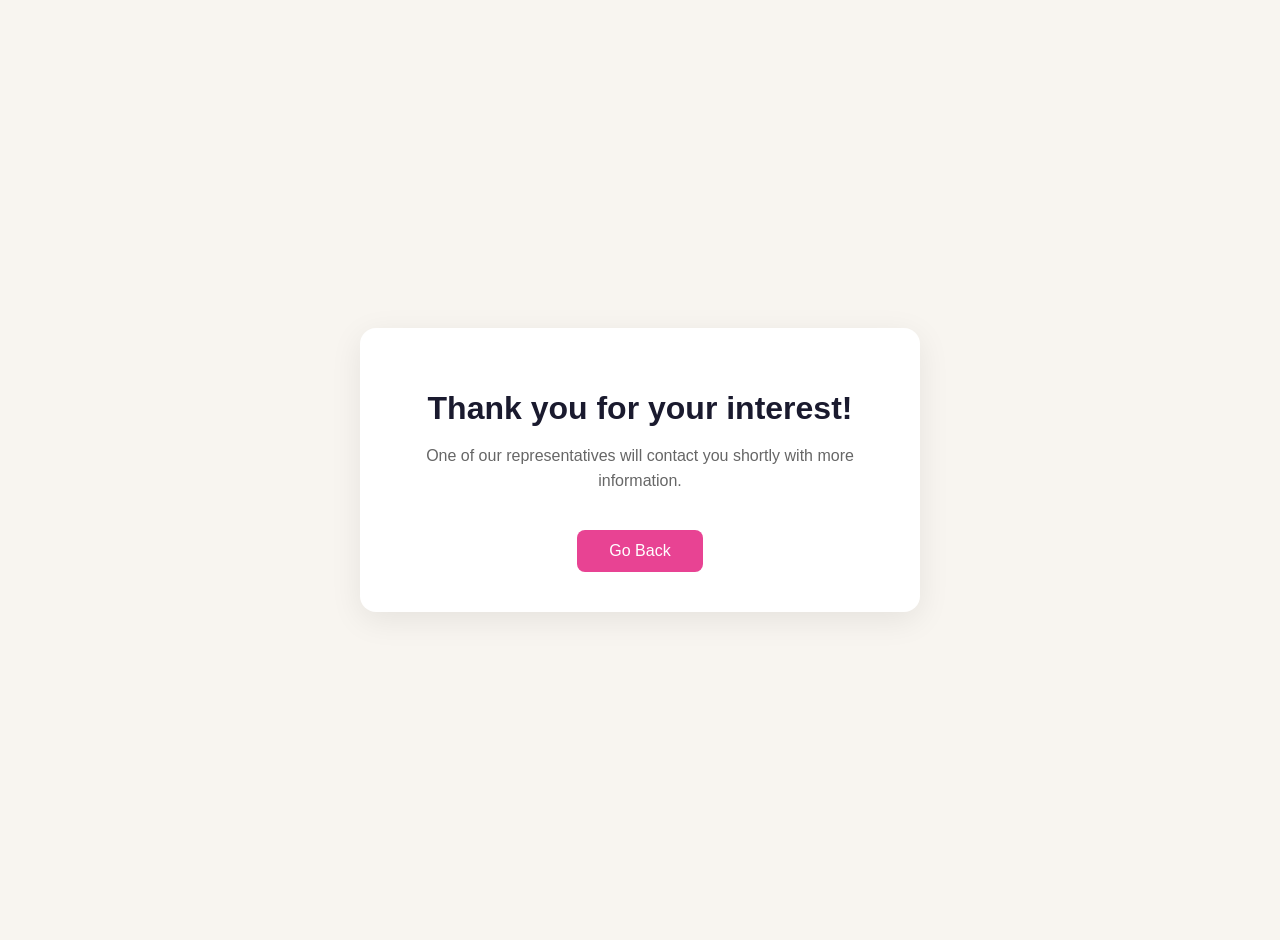
<file: thankyou/index.html>
<!DOCTYPE html>
<html lang="en">
<head>
  <meta charset="UTF-8">
  <meta name="viewport" content="width=device-width, initial-scale=1.0">
  <title>Thank You - Amavi Evershine</title>
  <script>setTimeout(function(){ window.history.back(); }, 10000);</script>
  <style>
    body{display:flex;align-items:center;justify-content:center;min-height:100vh;margin:0;font-family:sans-serif;background:#f8f5f0;text-align:center;padding:20px}
    .card{background:#fff;padding:40px;border-radius:16px;box-shadow:0 8px 32px rgba(0,0,0,.08);max-width:480px}
    h1{color:#1a1a2e;margin-bottom:8px} p{color:#666;line-height:1.6}
    .btn{display:inline-block;margin-top:20px;padding:12px 32px;background:#e84393;color:#fff;text-decoration:none;border-radius:8px;border:none;cursor:pointer;font-size:16px}
  </style>
</head>
<body>
  <div class="card">
    <h1>Thank you for your interest!</h1>
    <p>One of our representatives will contact you shortly with more information.</p>
    <button class="btn" onclick="window.history.back()">Go Back</button>
  </div>
</body>
</html>
</file>
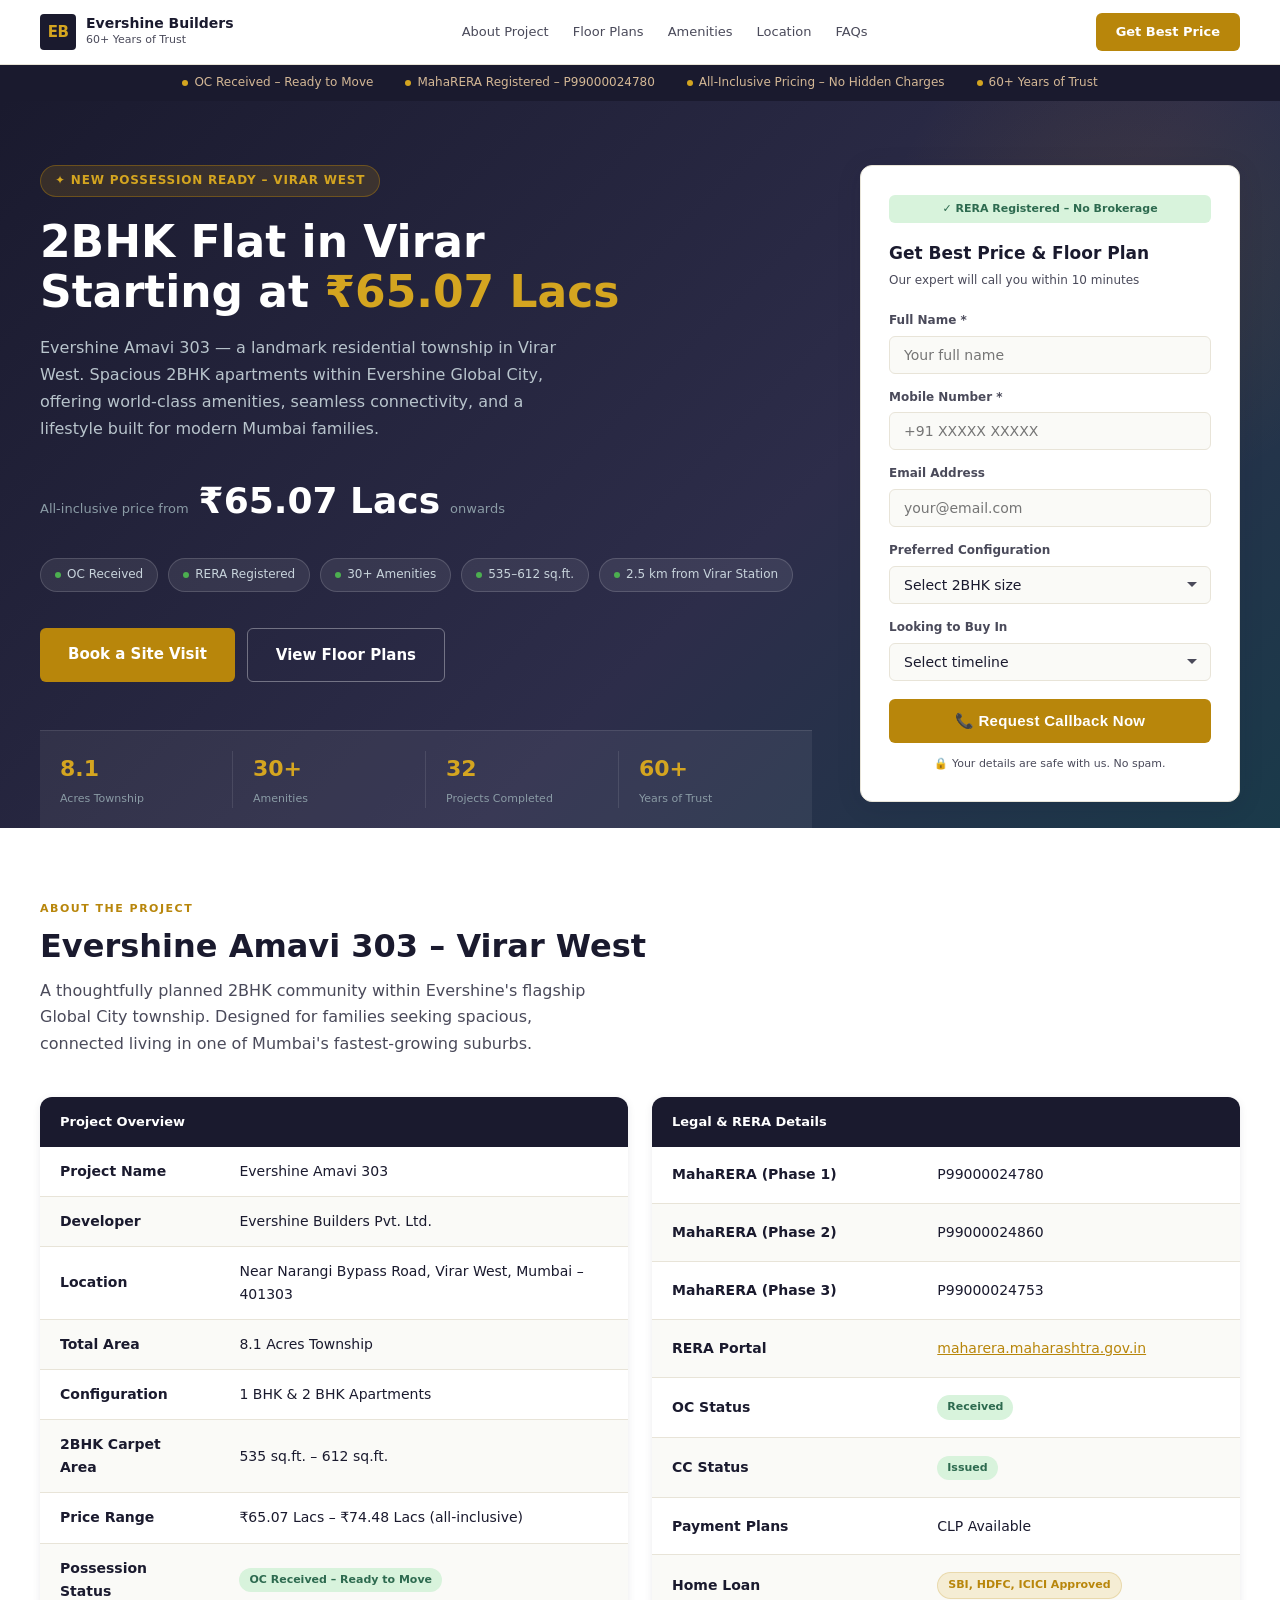
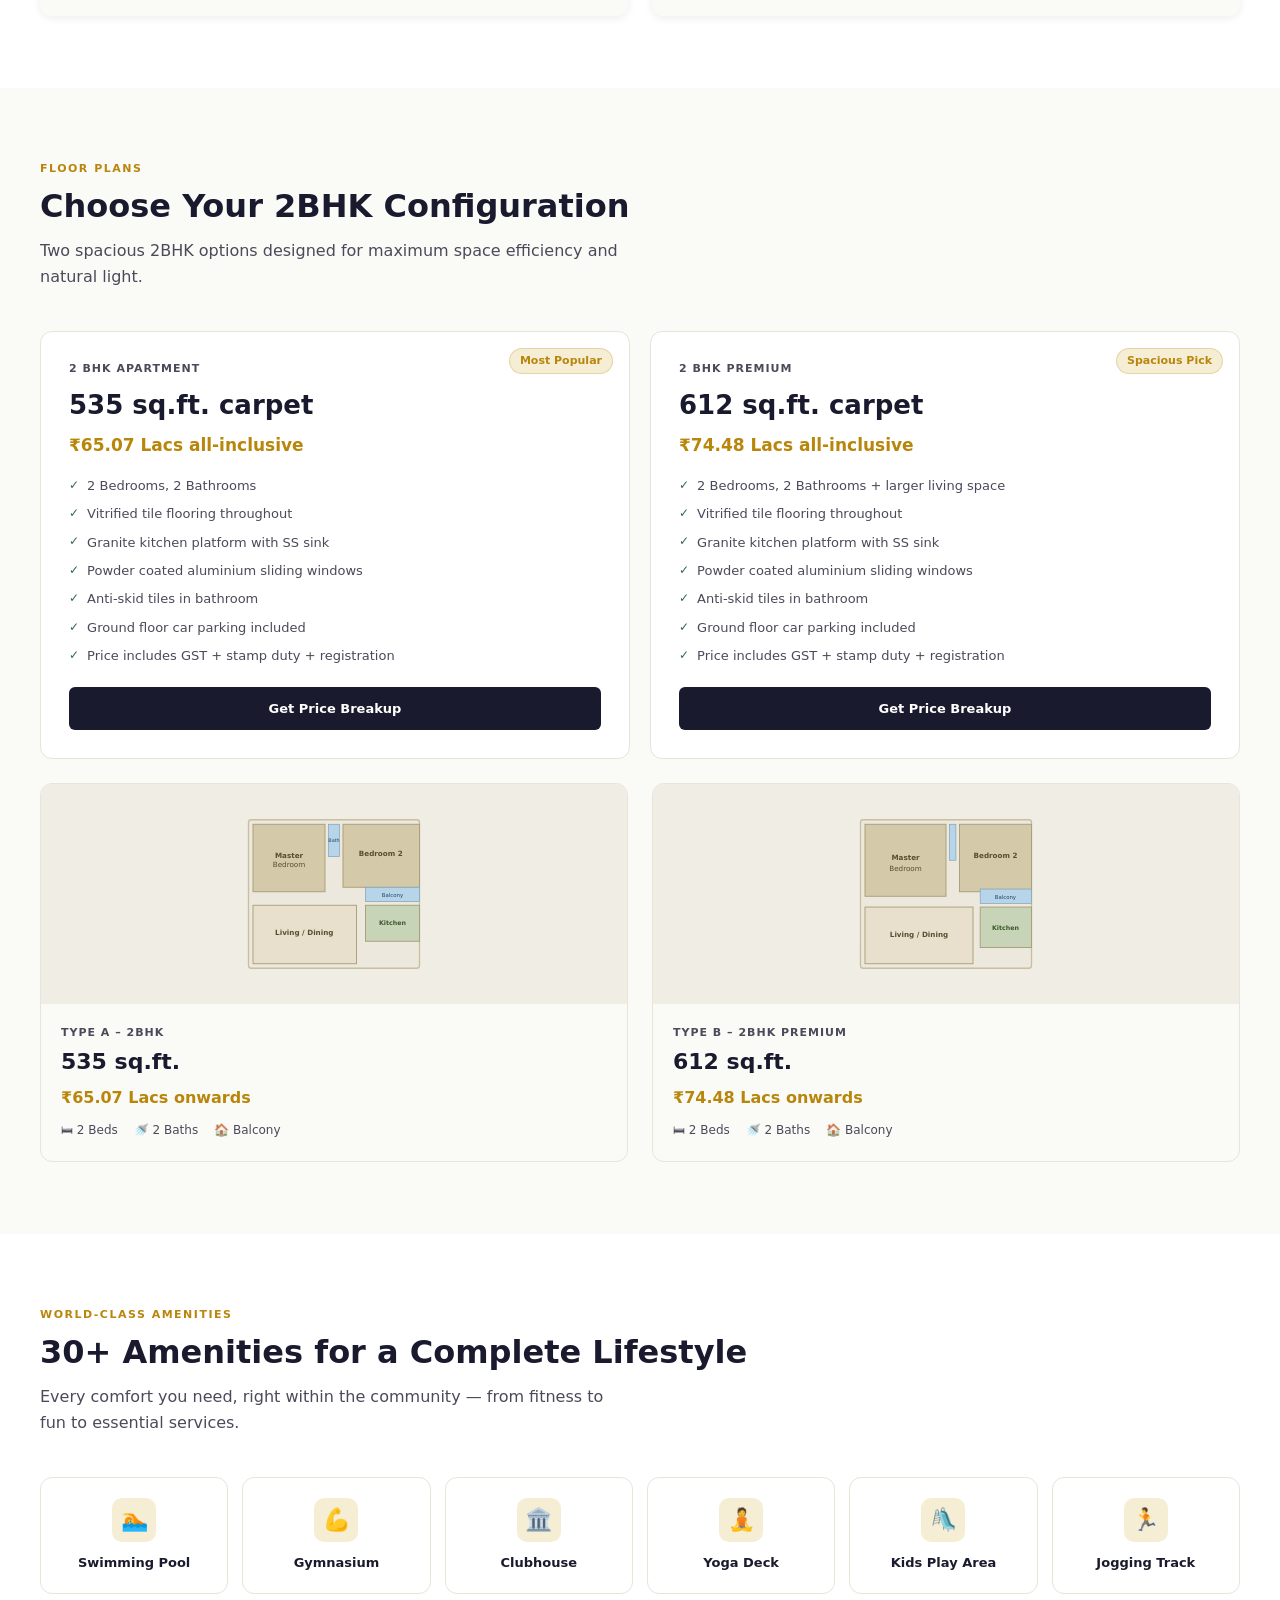
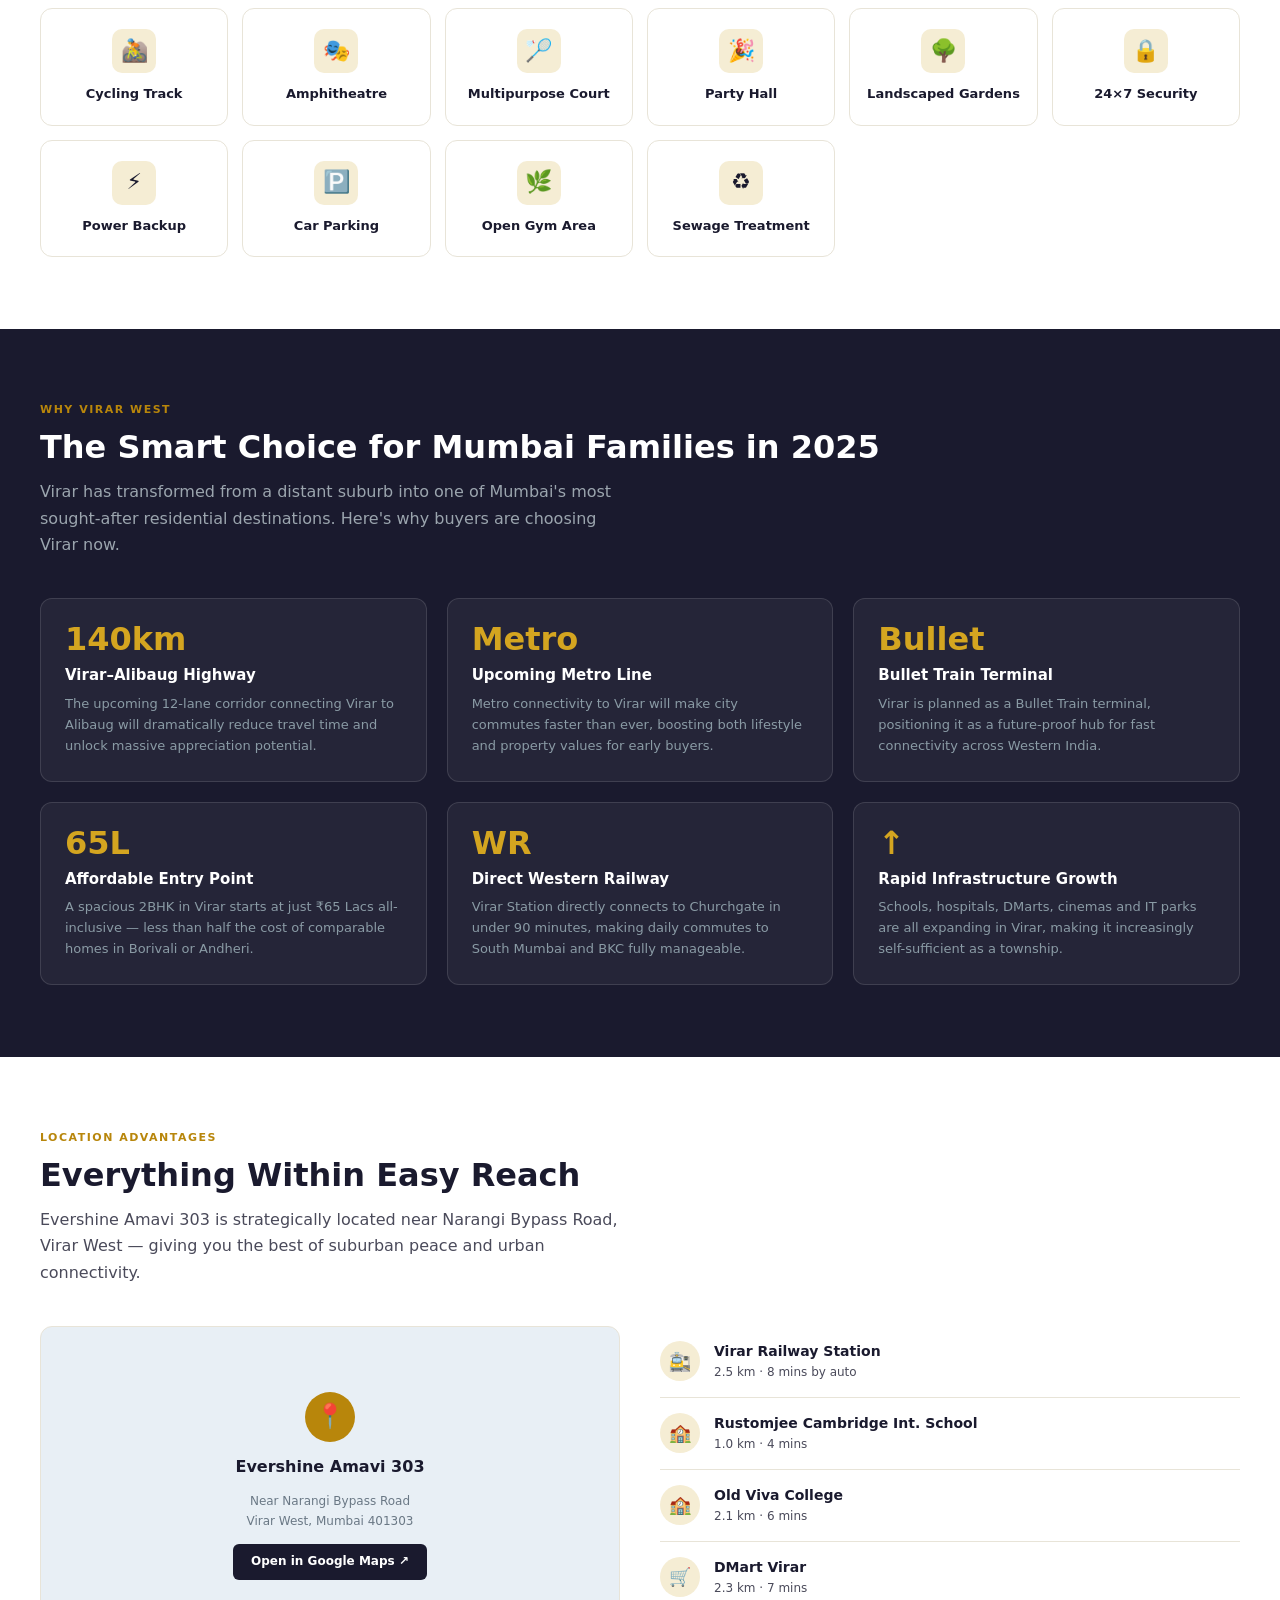
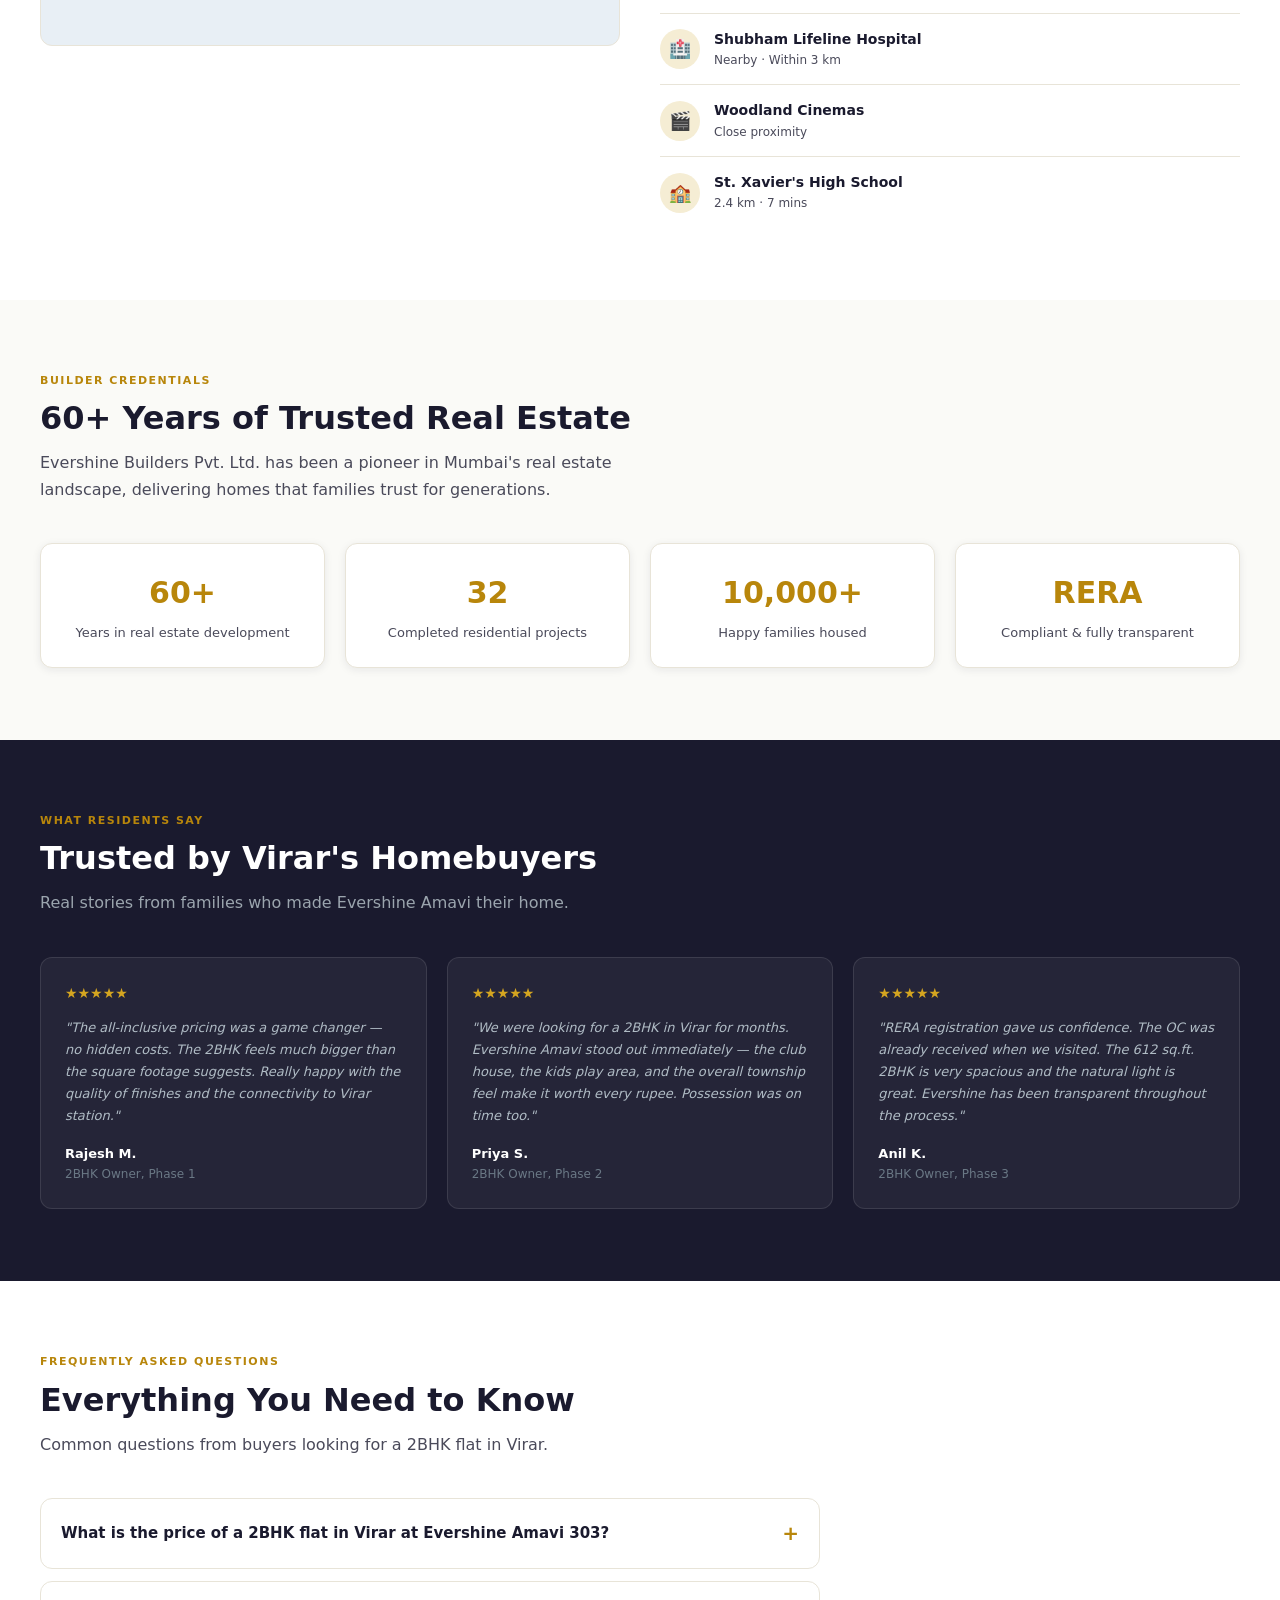
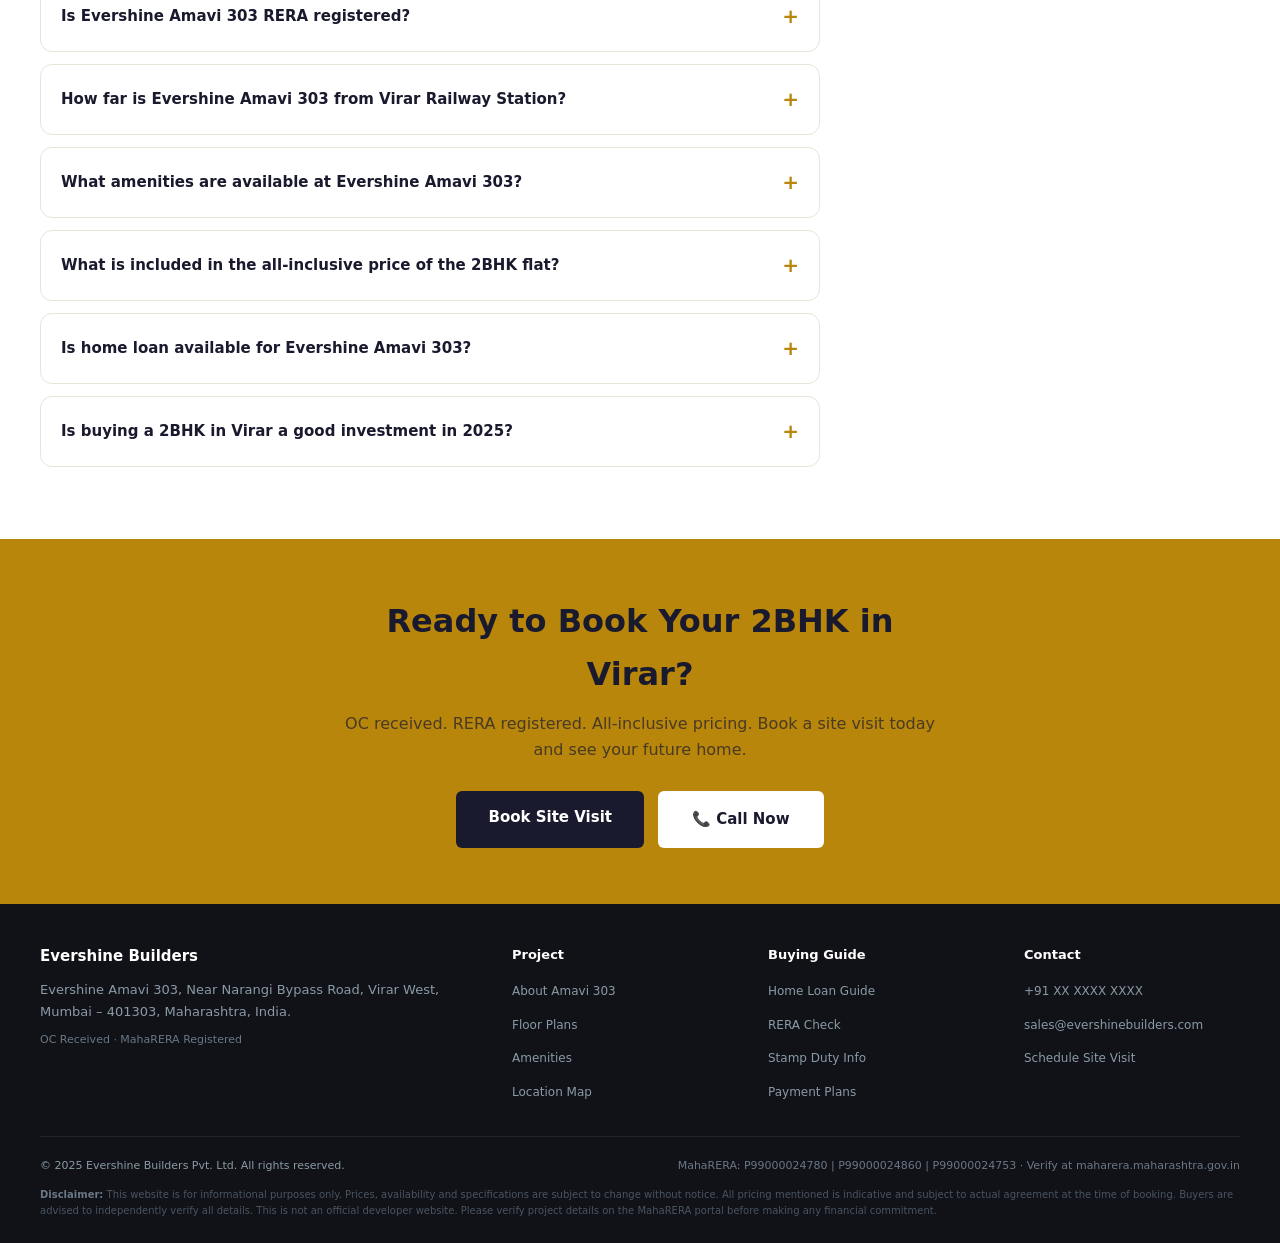
<file: evershine-amavi-2bhk-virar.html>
<!DOCTYPE html>
<html lang="en">

<head>
  <meta charset="UTF-8">
  <meta name="viewport" content="width=device-width, initial-scale=1.0">
  <title>2BHK Flat in Virar | Evershine Amavi 303 – Starting ₹65.07 Lacs | RERA Registered</title>
  <meta name="description"
    content="Buy 2BHK flat in Virar West at Evershine Amavi 303 — 535 to 612 sq.ft., starting ₹65.07 Lacs all-inclusive. OC received, RERA registered, 30+ amenities. Near Virar Railway Station. Book a site visit today.">
  <meta name="keywords"
    content="2BHK flat in Virar, 2BHK in Virar West, buy flat in Virar, Evershine Amavi 303, 2 BHK apartment Virar, affordable flats Virar Mumbai, ready possession flat Virar, Evershine Builders Virar">
  <meta name="robots" content="index, follow">
  <meta name="author" content="Evershine Builders Pvt. Ltd.">
  <link rel="canonical" href="https://evershinebuilders.com/2bhk-flat-in-virar/">

  <!-- Open Graph -->
  <meta property="og:title" content="2BHK Flat in Virar | Evershine Amavi 303 – From ₹65.07 Lacs">
  <meta property="og:description"
    content="Premium 2BHK homes in Virar West. OC received, RERA registered, 30+ amenities. Starting ₹65.07 Lacs all-inclusive.">
  <meta property="og:type" content="website">
  <meta property="og:url" content="https://evershinebuilders.com/2bhk-flat-in-virar/">
  <meta property="og:image" content="https://evershinebuilders.com/amavi-images/amavi-303-og.jpg">
  <meta property="og:locale" content="en_IN">
  <meta property="og:site_name" content="Evershine Builders">

  <!-- Twitter Card -->
  <meta name="twitter:card" content="summary_large_image">
  <meta name="twitter:title" content="2BHK Flat in Virar – Evershine Amavi 303 from ₹65.07 Lacs">
  <meta name="twitter:description"
    content="OC received. RERA registered. 30+ amenities. Book your 2BHK in Virar West today.">

  <!-- Schema.org Structured Data -->
  <script type="application/ld+json">
{
  "@context": "https://schema.org",
  "@graph": [
    {
      "@type": "RealEstateListing",
      "name": "2BHK Flat in Virar – Evershine Amavi 303",
      "description": "Premium 2BHK apartments in Virar West, Mumbai. Sizes 535–612 sq.ft. starting from ₹65.07 Lacs all-inclusive. OC received, RERA registered project with 30+ amenities.",
      "url": "https://evershinebuilders.com/2bhk-flat-in-virar/",
      "image": "https://evershinebuilders.com/amavi-images/amavi-303.jpg",
      "offers": {
        "@type": "Offer",
        "priceCurrency": "INR",
        "price": "6507000",
        "availability": "https://schema.org/InStock",
        "url": "https://evershinebuilders.com/2bhk-flat-in-virar/"
      },
      "address": {
        "@type": "PostalAddress",
        "streetAddress": "Near Narangi Bypass Road",
        "addressLocality": "Virar West",
        "addressRegion": "Maharashtra",
        "postalCode": "401303",
        "addressCountry": "IN"
      }
    },
    {
      "@type": "Organization",
      "name": "Evershine Builders Pvt. Ltd.",
      "url": "https://evershinebuilders.com",
      "logo": "https://evershinebuilders.com/amavi-images/logo.png",
      "description": "60+ years of trusted real estate development in Mumbai",
      "foundingDate": "1964",
      "numberOfEmployees": "500+",
      "address": {
        "@type": "PostalAddress",
        "addressLocality": "Mumbai",
        "addressRegion": "Maharashtra",
        "addressCountry": "IN"
      },
      "contactPoint": {
        "@type": "ContactPoint",
        "telephone": "+91-XXXXXXXXXX",
        "contactType": "sales",
        "availableLanguage": ["Hindi", "English", "Marathi"]
      }
    },
    {
      "@type": "FAQPage",
      "mainEntity": [
        {
          "@type": "Question",
          "name": "What is the price of a 2BHK flat in Virar at Evershine Amavi 303?",
          "acceptedAnswer": {
            "@type": "Answer",
            "text": "2BHK flats at Evershine Amavi 303 in Virar West start from ₹65.07 Lacs (all-inclusive) for 535 sq.ft. and go up to ₹74.48 Lacs for 612 sq.ft. The all-inclusive price covers base cost, GST, stamp duty, registration and possession charges."
          }
        },
        {
          "@type": "Question",
          "name": "Is Evershine Amavi 303 RERA registered?",
          "acceptedAnswer": {
            "@type": "Answer",
            "text": "Yes. Evershine Amavi 303 is registered under MahaRERA. Phase 1 – P99000024780, Phase 2 – P99000024860, Phase 3 – P99000024753. OC has been received and the project is ready for possession."
          }
        },
        {
          "@type": "Question",
          "name": "How far is Evershine Amavi 303 from Virar Railway Station?",
          "acceptedAnswer": {
            "@type": "Answer",
            "text": "Evershine Amavi 303 is located approximately 2.5 km from Virar Railway Station on the Western Railway line, making it easy to commute to Mumbai city."
          }
        },
        {
          "@type": "Question",
          "name": "What amenities are available at Evershine Amavi 303 Virar?",
          "acceptedAnswer": {
            "@type": "Answer",
            "text": "Evershine Amavi 303 offers 30+ amenities including a clubhouse, gymnasium, swimming pool, kids play area, jogging track, multipurpose court, yoga deck, open gym, amphitheatre, cycling track, landscaped gardens and 24x7 security."
          }
        },
        {
          "@type": "Question",
          "name": "What is the carpet area of 2BHK flats at Evershine Amavi Virar?",
          "acceptedAnswer": {
            "@type": "Answer",
            "text": "2BHK flats at Evershine Amavi 303 come in two carpet area configurations: 535 sq.ft. and 612 sq.ft., giving buyers flexibility based on budget and space requirements."
          }
        }
      ]
    },
    {
      "@type": "BreadcrumbList",
      "itemListElement": [
        {"@type": "ListItem", "position": 1, "name": "Home", "item": "https://evershinebuilders.com"},
        {"@type": "ListItem", "position": 2, "name": "Projects", "item": "https://evershinebuilders.com/projects/"},
        {"@type": "ListItem", "position": 3, "name": "2BHK Flat in Virar", "item": "https://evershinebuilders.com/2bhk-flat-in-virar/"}
      ]
    }
  ]
}
</script>

  <style>
    :root {
      --gold: #B8860B;
      --gold-light: #F5EDD4;
      --gold-mid: #D4A520;
      --ink: #1A1A2E;
      --ink-muted: #4A4A5A;
      --cream: #FAFAF7;
      --white: #FFFFFF;
      --border: #E8E4D8;
      --success: #2D6A4F;
      --success-bg: #D8F3DC;
      --red: #C0392B;
      --shadow-sm: 0 2px 8px rgba(26, 26, 46, 0.08);
      --shadow-md: 0 4px 24px rgba(26, 26, 46, 0.12);
      --r: 6px;
      --r-lg: 12px;
    }

    * {
      margin: 0;
      padding: 0;
      box-sizing: border-box;
    }

    html {
      scroll-behavior: smooth;
      font-size: 16px;
    }

    body {
      font-family: 'Segoe UI', system-ui, -apple-system, sans-serif;
      color: var(--ink);
      background: var(--cream);
      line-height: 1.65;
    }

    a {
      color: inherit;
      text-decoration: none;
    }

    img {
      max-width: 100%;
      display: block;
    }

    /* HEADER / NAV */
    .site-header {
      background: var(--white);
      border-bottom: 1px solid var(--border);
      position: sticky;
      top: 0;
      z-index: 100;
      padding: 0 2rem;
    }

    .nav-inner {
      max-width: 1200px;
      margin: 0 auto;
      display: flex;
      align-items: center;
      justify-content: space-between;
      height: 64px;
    }

    .logo-block {
      display: flex;
      align-items: center;
      gap: 10px;
    }

    .logo-mark {
      width: 36px;
      height: 36px;
      background: var(--ink);
      border-radius: 4px;
      display: flex;
      align-items: center;
      justify-content: center;
      color: var(--gold-mid);
      font-weight: 700;
      font-size: 15px;
      letter-spacing: -0.5px;
    }

    .logo-text {
      font-size: 14px;
      font-weight: 600;
      color: var(--ink);
      line-height: 1.2;
    }

    .logo-sub {
      font-size: 11px;
      color: var(--ink-muted);
      font-weight: 400;
    }

    .nav-links {
      display: flex;
      align-items: center;
      gap: 24px;
    }

    .nav-links a {
      font-size: 13px;
      color: var(--ink-muted);
      transition: color 0.2s;
    }

    .nav-links a:hover {
      color: var(--gold);
    }

    .nav-cta {
      background: var(--gold);
      color: var(--white);
      padding: 8px 20px;
      border-radius: var(--r);
      font-size: 13px;
      font-weight: 600;
      transition: background 0.2s;
      white-space: nowrap;
    }

    .nav-cta:hover {
      background: var(--gold-mid);
      color: var(--white);
    }

    /* TRUST BAR */
    .trust-bar {
      background: var(--ink);
      color: #D4B896;
      padding: 8px 2rem;
      font-size: 12px;
    }

    .trust-bar-inner {
      max-width: 1200px;
      margin: 0 auto;
      display: flex;
      align-items: center;
      justify-content: center;
      gap: 32px;
      flex-wrap: wrap;
    }

    .trust-item {
      display: flex;
      align-items: center;
      gap: 6px;
    }

    .trust-dot {
      width: 6px;
      height: 6px;
      border-radius: 50%;
      background: var(--gold-mid);
      flex-shrink: 0;
    }

    /* HERO */
    .hero {
      background: linear-gradient(135deg, var(--ink) 0%, #2D2D4A 60%, #1A3A4A 100%);
      color: var(--white);
      padding: 64px 2rem 0;
      overflow: hidden;
      position: relative;
    }

    .hero::before {
      content: '';
      position: absolute;
      top: -100px;
      right: -100px;
      width: 500px;
      height: 500px;
      border-radius: 50%;
      background: radial-gradient(circle, rgba(184, 134, 11, 0.12) 0%, transparent 70%);
      pointer-events: none;
    }

    .hero-inner {
      max-width: 1200px;
      margin: 0 auto;
      display: grid;
      grid-template-columns: 1fr 380px;
      gap: 48px;
      align-items: start;
    }

    .hero-eyebrow {
      display: inline-flex;
      align-items: center;
      gap: 8px;
      background: rgba(184, 134, 11, 0.18);
      border: 1px solid rgba(184, 134, 11, 0.4);
      color: var(--gold-mid);
      font-size: 12px;
      font-weight: 600;
      padding: 5px 14px;
      border-radius: 20px;
      text-transform: uppercase;
      letter-spacing: 0.8px;
      margin-bottom: 20px;
    }

    .hero h1 {
      font-size: clamp(28px, 4vw, 44px);
      font-weight: 700;
      line-height: 1.15;
      color: var(--white);
      margin-bottom: 16px;
    }

    .hero h1 span {
      color: var(--gold-mid);
    }

    .hero-desc {
      font-size: 16px;
      color: #B8C4CC;
      margin-bottom: 28px;
      max-width: 520px;
      line-height: 1.7;
    }

    .price-block {
      display: flex;
      align-items: baseline;
      gap: 10px;
      margin-bottom: 28px;
    }

    .price-label {
      font-size: 13px;
      color: #8A9BA5;
    }

    .price-main {
      font-size: 36px;
      font-weight: 700;
      color: var(--white);
    }

    .price-suffix {
      font-size: 13px;
      color: #8A9BA5;
    }

    .hero-pills {
      display: flex;
      flex-wrap: wrap;
      gap: 10px;
      margin-bottom: 36px;
    }

    .pill {
      display: flex;
      align-items: center;
      gap: 6px;
      background: rgba(255, 255, 255, 0.08);
      border: 1px solid rgba(255, 255, 255, 0.15);
      padding: 6px 14px;
      border-radius: 20px;
      font-size: 12px;
      color: #C8D4DC;
    }

    .pill-dot {
      width: 6px;
      height: 6px;
      border-radius: 50%;
      background: #4CAF50;
    }

    .hero-ctas {
      display: flex;
      gap: 12px;
      flex-wrap: wrap;
      margin-bottom: 48px;
    }

    .btn-primary {
      background: var(--gold);
      color: var(--white);
      padding: 14px 28px;
      border-radius: var(--r);
      font-size: 15px;
      font-weight: 600;
      border: none;
      cursor: pointer;
      transition: all 0.2s;
      display: inline-block;
    }

    .btn-primary:hover {
      background: var(--gold-mid);
      transform: translateY(-1px);
    }

    .btn-outline {
      background: transparent;
      color: var(--white);
      padding: 14px 28px;
      border-radius: var(--r);
      font-size: 15px;
      font-weight: 600;
      border: 1.5px solid rgba(255, 255, 255, 0.35);
      cursor: pointer;
      transition: all 0.2s;
      display: inline-block;
    }

    .btn-outline:hover {
      background: rgba(255, 255, 255, 0.08);
    }

    .hero-stats {
      background: rgba(255, 255, 255, 0.06);
      border-top: 1px solid rgba(255, 255, 255, 0.1);
      padding: 20px 0;
      display: grid;
      grid-template-columns: repeat(4, 1fr);
      gap: 0;
    }

    .hero-stat {
      padding: 0 20px;
      border-right: 1px solid rgba(255, 255, 255, 0.1);
    }

    .hero-stat:last-child {
      border-right: none;
    }

    .hero-stat-num {
      font-size: 22px;
      font-weight: 700;
      color: var(--gold-mid);
    }

    .hero-stat-label {
      font-size: 11px;
      color: #8A9BA5;
      margin-top: 2px;
    }

    /* LEAD FORM */
    .lead-form-card {
      background: var(--white);
      border-radius: var(--r-lg);
      padding: 28px;
      box-shadow: var(--shadow-md);
      position: relative;
      top: 0;
      align-self: start;
      border: 1px solid var(--border);
    }

    .form-title {
      font-size: 17px;
      font-weight: 700;
      color: var(--ink);
      margin-bottom: 4px;
    }

    .form-subtitle {
      font-size: 12px;
      color: var(--ink-muted);
      margin-bottom: 20px;
    }

    .form-group {
      margin-bottom: 14px;
    }

    .form-group label {
      display: block;
      font-size: 12px;
      font-weight: 600;
      color: var(--ink-muted);
      margin-bottom: 5px;
    }

    .form-group input,
    .form-group select,
    .form-group textarea {
      width: 100%;
      padding: 10px 14px;
      border: 1.5px solid var(--border);
      border-radius: var(--r);
      font-size: 14px;
      color: var(--ink);
      background: var(--cream);
      outline: none;
      transition: border-color 0.2s;
      font-family: inherit;
    }

    .form-group input:focus,
    .form-group select:focus,
    .form-group textarea:focus {
      border-color: var(--gold);
      background: var(--white);
    }

    .form-group textarea {
      resize: vertical;
      min-height: 72px;
    }

    .form-group select {
      appearance: none;
      background-image: url("data:image/svg+xml,%3Csvg xmlns='http://www.w3.org/2000/svg' width='12' height='12' viewBox='0 0 12 12'%3E%3Cpath fill='%234A4A5A' d='M6 8L1 3h10z'/%3E%3C/svg%3E");
      background-repeat: no-repeat;
      background-position: right 12px center;
    }

    .form-submit {
      width: 100%;
      background: var(--gold);
      color: var(--white);
      border: none;
      padding: 13px;
      border-radius: var(--r);
      font-size: 15px;
      font-weight: 700;
      cursor: pointer;
      transition: all 0.2s;
      margin-top: 4px;
      letter-spacing: 0.3px;
    }

    .form-submit:hover {
      background: var(--ink);
    }

    .form-note {
      text-align: center;
      font-size: 11px;
      color: var(--ink-muted);
      margin-top: 12px;
      display: flex;
      align-items: center;
      justify-content: center;
      gap: 5px;
    }

    .rera-tag {
      display: inline-flex;
      align-items: center;
      gap: 6px;
      background: var(--success-bg);
      color: var(--success);
      font-size: 11px;
      font-weight: 600;
      padding: 5px 12px;
      border-radius: var(--r);
      margin-bottom: 16px;
      width: 100%;
      justify-content: center;
    }

    /* SECTION WRAPPER */
    .section {
      padding: 72px 2rem;
    }

    .section-inner {
      max-width: 1200px;
      margin: 0 auto;
    }

    .section-alt {
      background: var(--white);
    }

    .section-dark {
      background: var(--ink);
      color: var(--white);
    }

    .section-label {
      font-size: 11px;
      font-weight: 700;
      letter-spacing: 1.5px;
      text-transform: uppercase;
      color: var(--gold);
      margin-bottom: 8px;
    }

    .section-title {
      font-size: clamp(22px, 3vw, 32px);
      font-weight: 700;
      color: var(--ink);
      margin-bottom: 12px;
      line-height: 1.25;
    }

    .section-dark .section-title {
      color: var(--white);
    }

    .section-desc {
      font-size: 16px;
      color: var(--ink-muted);
      max-width: 580px;
      margin-bottom: 40px;
    }

    .section-dark .section-desc {
      color: #9BA5AE;
    }

    /* CONFIGURATION CARDS */
    .config-grid {
      display: grid;
      grid-template-columns: 1fr 1fr;
      gap: 20px;
    }

    .config-card {
      background: var(--white);
      border: 1.5px solid var(--border);
      border-radius: var(--r-lg);
      padding: 28px;
      position: relative;
      transition: all 0.25s;
    }

    .config-card:hover {
      border-color: var(--gold);
      box-shadow: var(--shadow-sm);
    }

    .config-badge {
      position: absolute;
      top: 16px;
      right: 16px;
      background: var(--gold-light);
      color: var(--gold);
      font-size: 11px;
      font-weight: 700;
      padding: 3px 10px;
      border-radius: 20px;
      border: 1px solid rgba(184, 134, 11, 0.25);
    }

    .config-type {
      font-size: 11px;
      color: var(--ink-muted);
      font-weight: 600;
      text-transform: uppercase;
      letter-spacing: 1px;
      margin-bottom: 6px;
    }

    .config-size {
      font-size: 26px;
      font-weight: 700;
      color: var(--ink);
      margin-bottom: 4px;
    }

    .config-price {
      font-size: 17px;
      font-weight: 700;
      color: var(--gold);
      margin-bottom: 16px;
    }

    .config-features {
      list-style: none;
      display: flex;
      flex-direction: column;
      gap: 7px;
      margin-bottom: 20px;
    }

    .config-features li {
      font-size: 13px;
      color: var(--ink-muted);
      display: flex;
      align-items: center;
      gap: 8px;
    }

    .config-features li::before {
      content: '✓';
      color: var(--success);
      font-weight: 700;
      font-size: 12px;
    }

    .config-cta {
      display: block;
      width: 100%;
      text-align: center;
      background: var(--ink);
      color: var(--white);
      padding: 11px;
      border-radius: var(--r);
      font-size: 13px;
      font-weight: 600;
      transition: background 0.2s;
    }

    .config-cta:hover {
      background: var(--gold);
      color: var(--white);
    }

    /* AMENITIES */
    .amenities-grid {
      display: grid;
      grid-template-columns: repeat(auto-fit, minmax(160px, 1fr));
      gap: 14px;
    }

    .amenity-card {
      background: var(--white);
      border: 1px solid var(--border);
      border-radius: var(--r-lg);
      padding: 20px 16px;
      text-align: center;
      transition: all 0.2s;
    }

    .amenity-card:hover {
      border-color: var(--gold);
      transform: translateY(-2px);
      box-shadow: var(--shadow-sm);
    }

    .amenity-icon {
      width: 44px;
      height: 44px;
      background: var(--gold-light);
      border-radius: 10px;
      margin: 0 auto 10px;
      display: flex;
      align-items: center;
      justify-content: center;
      font-size: 22px;
    }

    .amenity-name {
      font-size: 13px;
      font-weight: 600;
      color: var(--ink);
    }

    /* LOCATION */
    .location-grid {
      display: grid;
      grid-template-columns: 1fr 1fr;
      gap: 40px;
      align-items: start;
    }

    .location-map-placeholder {
      background: #E8EFF5;
      border-radius: var(--r-lg);
      height: 320px;
      display: flex;
      align-items: center;
      justify-content: center;
      color: var(--ink-muted);
      font-size: 14px;
      border: 1px solid var(--border);
      flex-direction: column;
      gap: 8px;
      position: relative;
      overflow: hidden;
    }

    .map-label {
      font-weight: 700;
      font-size: 16px;
      color: var(--ink);
    }

    .location-points {
      list-style: none;
      display: flex;
      flex-direction: column;
      gap: 0;
    }

    .location-point {
      display: flex;
      align-items: center;
      gap: 14px;
      padding: 14px 0;
      border-bottom: 1px solid var(--border);
    }

    .location-point:last-child {
      border-bottom: none;
    }

    .loc-icon {
      width: 40px;
      height: 40px;
      border-radius: 50%;
      background: var(--gold-light);
      display: flex;
      align-items: center;
      justify-content: center;
      font-size: 18px;
      flex-shrink: 0;
    }

    .loc-name {
      font-size: 14px;
      font-weight: 600;
      color: var(--ink);
    }

    .loc-dist {
      font-size: 12px;
      color: var(--ink-muted);
    }

    /* SPECS TABLE */
    .specs-table {
      width: 100%;
      border-collapse: collapse;
      background: var(--white);
      border-radius: var(--r-lg);
      overflow: hidden;
      box-shadow: var(--shadow-sm);
    }

    .specs-table th {
      background: var(--ink);
      color: var(--white);
      font-size: 13px;
      font-weight: 600;
      padding: 14px 20px;
      text-align: left;
    }

    .specs-table td {
      padding: 13px 20px;
      font-size: 14px;
      border-bottom: 1px solid var(--border);
      color: var(--ink);
    }

    .specs-table tr:last-child td {
      border-bottom: none;
    }

    .specs-table tr:nth-child(even) td {
      background: var(--cream);
    }

    .specs-key {
      font-weight: 600;
      color: var(--ink-muted);
      font-size: 13px;
    }

    .specs-val {
      color: var(--ink);
    }

    .badge-green {
      display: inline-block;
      background: var(--success-bg);
      color: var(--success);
      font-size: 11px;
      font-weight: 700;
      padding: 3px 10px;
      border-radius: 20px;
    }

    .badge-gold {
      display: inline-block;
      background: var(--gold-light);
      color: var(--gold);
      font-size: 11px;
      font-weight: 700;
      padding: 3px 10px;
      border-radius: 20px;
      border: 1px solid rgba(184, 134, 11, 0.2);
    }

    /* WHY VIRAR */
    .why-grid {
      display: grid;
      grid-template-columns: repeat(3, 1fr);
      gap: 20px;
    }

    .why-card {
      border-radius: var(--r-lg);
      padding: 24px;
      border: 1px solid rgba(255, 255, 255, 0.12);
      background: rgba(255, 255, 255, 0.05);
      transition: background 0.2s;
    }

    .why-card:hover {
      background: rgba(255, 255, 255, 0.09);
    }

    .why-num {
      font-size: 32px;
      font-weight: 700;
      color: var(--gold-mid);
      line-height: 1;
      margin-bottom: 8px;
    }

    .why-title {
      font-size: 15px;
      font-weight: 600;
      color: var(--white);
      margin-bottom: 6px;
    }

    .why-desc {
      font-size: 13px;
      color: #8A9BA5;
      line-height: 1.6;
    }

    /* BUILDER TRUST */
    .trust-grid {
      display: grid;
      grid-template-columns: repeat(4, 1fr);
      gap: 20px;
    }

    .trust-card {
      background: var(--white);
      border: 1px solid var(--border);
      border-radius: var(--r-lg);
      padding: 24px;
      text-align: center;
      box-shadow: var(--shadow-sm);
    }

    .trust-num {
      font-size: 30px;
      font-weight: 700;
      color: var(--gold);
      margin-bottom: 4px;
    }

    .trust-desc {
      font-size: 13px;
      color: var(--ink-muted);
    }

    /* FAQ */
    .faq-list {
      display: flex;
      flex-direction: column;
      gap: 12px;
      max-width: 780px;
    }

    .faq-item {
      background: var(--white);
      border: 1px solid var(--border);
      border-radius: var(--r-lg);
      overflow: hidden;
    }

    .faq-q {
      padding: 18px 20px;
      font-size: 15px;
      font-weight: 600;
      color: var(--ink);
      cursor: pointer;
      display: flex;
      align-items: center;
      justify-content: space-between;
      gap: 12px;
      user-select: none;
    }

    .faq-q:hover {
      background: var(--cream);
    }

    .faq-toggle {
      font-size: 20px;
      color: var(--gold);
      flex-shrink: 0;
      transition: transform 0.3s;
    }

    .faq-a {
      display: none;
      padding: 0 20px 18px;
      font-size: 14px;
      color: var(--ink-muted);
      line-height: 1.7;
      border-top: 1px solid var(--border);
      padding-top: 14px;
    }

    .faq-item.open .faq-a {
      display: block;
    }

    .faq-item.open .faq-toggle {
      transform: rotate(45deg);
    }

    /* BOTTOM CTA BAND */
    .cta-band {
      background: var(--gold);
      padding: 56px 2rem;
      text-align: center;
    }

    .cta-band h2 {
      font-size: clamp(22px, 3vw, 32px);
      font-weight: 700;
      color: var(--ink);
      margin-bottom: 10px;
    }

    .cta-band p {
      font-size: 16px;
      color: rgba(26, 26, 46, 0.7);
      margin-bottom: 28px;
    }

    .cta-band-btns {
      display: flex;
      justify-content: center;
      gap: 14px;
      flex-wrap: wrap;
    }

    .btn-dark {
      background: var(--ink);
      color: var(--white);
      padding: 14px 32px;
      border-radius: var(--r);
      font-size: 15px;
      font-weight: 700;
      transition: all 0.2s;
      display: inline-block;
    }

    .btn-dark:hover {
      background: #2D2D4A;
      transform: translateY(-1px);
    }

    .btn-white {
      background: var(--white);
      color: var(--ink);
      padding: 14px 32px;
      border-radius: var(--r);
      font-size: 15px;
      font-weight: 700;
      transition: all 0.2s;
      display: inline-block;
      border: 2px solid transparent;
    }

    .btn-white:hover {
      border-color: var(--ink);
    }

    /* FOOTER */
    .site-footer {
      background: #111118;
      color: #8A9BA5;
      padding: 40px 2rem 24px;
    }

    .footer-inner {
      max-width: 1200px;
      margin: 0 auto;
    }

    .footer-grid {
      display: grid;
      grid-template-columns: 2fr 1fr 1fr 1fr;
      gap: 40px;
      margin-bottom: 32px;
    }

    .footer-brand p {
      font-size: 13px;
      line-height: 1.7;
      margin-top: 10px;
    }

    .footer-col h4 {
      font-size: 13px;
      font-weight: 600;
      color: var(--white);
      margin-bottom: 12px;
    }

    .footer-col ul {
      list-style: none;
      display: flex;
      flex-direction: column;
      gap: 7px;
    }

    .footer-col ul li a {
      font-size: 12px;
      color: #8A9BA5;
      transition: color 0.2s;
    }

    .footer-col ul li a:hover {
      color: var(--gold-mid);
    }

    .footer-bottom {
      border-top: 1px solid rgba(255, 255, 255, 0.07);
      padding-top: 20px;
      display: flex;
      justify-content: space-between;
      align-items: center;
      flex-wrap: wrap;
      gap: 8px;
    }

    .footer-bottom p {
      font-size: 11px;
    }

    .footer-rera {
      font-size: 11px;
      color: #6A7885;
    }

    .footer-logo-text {
      font-size: 15px;
      font-weight: 700;
      color: var(--white);
    }

    /* STICKY CTA MOBILE */
    .sticky-mob {
      display: none;
      position: fixed;
      bottom: 0;
      left: 0;
      right: 0;
      background: var(--ink);
      padding: 12px 16px;
      z-index: 200;
      gap: 10px;
      align-items: center;
      justify-content: space-between;
      border-top: 2px solid var(--gold);
    }

    .sticky-price {
      font-size: 11px;
      color: #8A9BA5;
    }

    .sticky-price-num {
      font-size: 17px;
      font-weight: 700;
      color: var(--white);
    }

    .sticky-btn {
      background: var(--gold);
      color: var(--white);
      padding: 10px 20px;
      border-radius: var(--r);
      font-size: 14px;
      font-weight: 700;
      white-space: nowrap;
    }

    /* SOCIAL PROOF */
    .testimonials-grid {
      display: grid;
      grid-template-columns: repeat(3, 1fr);
      gap: 20px;
    }

    .testi-card {
      background: rgba(255, 255, 255, 0.05);
      border: 1px solid rgba(255, 255, 255, 0.1);
      border-radius: var(--r-lg);
      padding: 24px;
    }

    .testi-stars {
      color: var(--gold-mid);
      font-size: 14px;
      margin-bottom: 12px;
    }

    .testi-text {
      font-size: 13px;
      color: #B0BCC5;
      line-height: 1.7;
      margin-bottom: 16px;
      font-style: italic;
    }

    .testi-author {
      font-size: 13px;
      font-weight: 600;
      color: var(--white);
    }

    .testi-role {
      font-size: 12px;
      color: #6A7885;
    }

    /* SPECS COLS */
    .specs-cols {
      display: grid;
      grid-template-columns: 1fr 1fr;
      gap: 24px;
    }

    /* FLOOR PLAN SECTION */
    .floorplan-grid {
      display: grid;
      grid-template-columns: 1fr 1fr;
      gap: 24px;
    }

    .floorplan-card {
      background: var(--cream);
      border: 1.5px solid var(--border);
      border-radius: var(--r-lg);
      overflow: hidden;
    }

    .floorplan-img {
      background: #F0EDE5;
      height: 220px;
      display: flex;
      align-items: center;
      justify-content: center;
      position: relative;
    }

    .floorplan-svg {
      width: 180px;
      height: 160px;
    }

    .floorplan-info {
      padding: 20px;
    }

    .floorplan-label {
      font-size: 11px;
      color: var(--ink-muted);
      text-transform: uppercase;
      letter-spacing: 1px;
      font-weight: 600;
    }

    .floorplan-size {
      font-size: 22px;
      font-weight: 700;
      color: var(--ink);
      margin: 2px 0 4px;
    }

    .floorplan-price {
      font-size: 16px;
      font-weight: 700;
      color: var(--gold);
    }

    .floorplan-rooms {
      display: flex;
      gap: 16px;
      margin-top: 10px;
    }

    .floorplan-room {
      font-size: 12px;
      color: var(--ink-muted);
      display: flex;
      align-items: center;
      gap: 4px;
    }

    @media (max-width: 900px) {
      .hero-inner {
        grid-template-columns: 1fr;
      }

      .lead-form-card {
        display: none;
      }

      .sticky-mob {
        display: flex;
      }

      .config-grid {
        grid-template-columns: 1fr;
      }

      .why-grid {
        grid-template-columns: 1fr 1fr;
      }

      .trust-grid {
        grid-template-columns: 1fr 1fr;
      }

      .location-grid {
        grid-template-columns: 1fr;
      }

      .testimonials-grid {
        grid-template-columns: 1fr;
      }

      .footer-grid {
        grid-template-columns: 1fr 1fr;
      }

      .specs-cols {
        grid-template-columns: 1fr;
      }

      .floorplan-grid {
        grid-template-columns: 1fr;
      }

      .hero-stats {
        grid-template-columns: 1fr 1fr;
      }
    }

    @media (max-width: 600px) {
      .section {
        padding: 48px 1rem;
      }

      .hero {
        padding: 40px 1rem 0;
      }

      .site-header {
        padding: 0 1rem;
      }

      .nav-links {
        display: none;
      }

      .why-grid {
        grid-template-columns: 1fr;
      }

      .trust-grid {
        grid-template-columns: 1fr 1fr;
      }
    }

    /* FLOATING FORM MOBILE */
    .mobile-form-section {
      background: var(--white);
      padding: 48px 1rem;
    }

    /* SCROLL ANCHOR TARGET */
    [id] {
      scroll-margin-top: 80px;
    }
  </style>
</head>

<body>

  <!-- HEADER -->
  <header class="site-header" role="banner">
    <nav class="nav-inner" aria-label="Main navigation">
      <div class="logo-block">
        <div class="logo-mark" aria-hidden="true">EB</div>
        <div>
          <div class="logo-text">Evershine Builders</div>
          <div class="logo-sub">60+ Years of Trust</div>
        </div>
      </div>
      <div class="nav-links">
        <a href="#about-project">About Project</a>
        <a href="#floor-plans">Floor Plans</a>
        <a href="#amenities">Amenities</a>
        <a href="#location">Location</a>
        <a href="#faq">FAQs</a>
      </div>
      <a href="#enquire" class="nav-cta">Get Best Price</a>
    </nav>
  </header>

  <!-- TRUST BAR -->
  <div class="trust-bar" role="banner" aria-label="Key highlights">
    <div class="trust-bar-inner">
      <span class="trust-item"><span class="trust-dot"></span>OC Received – Ready to Move</span>
      <span class="trust-item"><span class="trust-dot"></span>MahaRERA Registered – P99000024780</span>
      <span class="trust-item"><span class="trust-dot"></span>All-Inclusive Pricing – No Hidden Charges</span>
      <span class="trust-item"><span class="trust-dot"></span>60+ Years of Trust</span>
    </div>
  </div>

  <!-- HERO -->
  <main>
    <section class="hero" aria-label="Hero section">
      <div class="hero-inner">
        <div>
          <div class="hero-eyebrow" aria-label="Offer tag">✦ New Possession Ready – Virar West</div>
          <h1>2BHK Flat in Virar<br>Starting at <span>₹65.07 Lacs</span></h1>
          <p class="hero-desc">
            Evershine Amavi 303 — a landmark residential township in Virar West. Spacious 2BHK apartments within
            Evershine Global City, offering world-class amenities, seamless connectivity, and a lifestyle built for
            modern Mumbai families.
          </p>
          <div class="price-block">
            <span class="price-label">All-inclusive price from</span>
            <span class="price-main">₹65.07 Lacs</span>
            <span class="price-suffix">onwards</span>
          </div>
          <div class="hero-pills">
            <span class="pill"><span class="pill-dot"></span> OC Received</span>
            <span class="pill"><span class="pill-dot"></span> RERA Registered</span>
            <span class="pill"><span class="pill-dot"></span> 30+ Amenities</span>
            <span class="pill"><span class="pill-dot"></span> 535–612 sq.ft.</span>
            <span class="pill"><span class="pill-dot"></span> 2.5 km from Virar Station</span>
          </div>
          <div class="hero-ctas">
            <a href="#enquire" class="btn-primary">Book a Site Visit</a>
            <a href="#floor-plans" class="btn-outline">View Floor Plans</a>
          </div>
          <div class="hero-stats">
            <div class="hero-stat">
              <div class="hero-stat-num">8.1</div>
              <div class="hero-stat-label">Acres Township</div>
            </div>
            <div class="hero-stat">
              <div class="hero-stat-num">30+</div>
              <div class="hero-stat-label">Amenities</div>
            </div>
            <div class="hero-stat">
              <div class="hero-stat-num">32</div>
              <div class="hero-stat-label">Projects Completed</div>
            </div>
            <div class="hero-stat">
              <div class="hero-stat-num">60+</div>
              <div class="hero-stat-label">Years of Trust</div>
            </div>
          </div>
        </div>

        <!-- LEAD FORM -->
        <aside id="enquire" aria-label="Enquiry form">
          <div class="lead-form-card">
            <div class="rera-tag">
              ✓ RERA Registered – No Brokerage
            </div>
            <div class="form-title">Get Best Price & Floor Plan</div>
            <div class="form-subtitle">Our expert will call you within 10 minutes</div>
            <form action="https://evershinebliss.com/amavi-handler.php" method="POST" onsubmit="return handleSubmit(event)">
              <div class="form-group">
                <label for="fname">Full Name *</label>
                <input type="text" id="fname" name="fullname" placeholder="Your full name" required autocomplete="name">
              </div>
              <div class="form-group">
                <label for="phone">Mobile Number *</label>
                <input type="tel" id="phone" name="phone" placeholder="+91 XXXXX XXXXX" required
                  pattern="[0-9+\s]{10,13}" autocomplete="tel">
              </div>
              <div class="form-group">
                <label for="email">Email Address</label>
                <input type="email" id="email" name="email" placeholder="your@email.com" autocomplete="email">
              </div>
              <div class="form-group">
                <label for="config">Preferred Configuration</label>
                <select id="config" name="config">
                  <option value="">Select 2BHK size</option>
                  <option value="535">2BHK – 535 sq.ft. (₹65.07 Lacs)</option>
                  <option value="612">2BHK – 612 sq.ft. (₹74.48 Lacs)</option>
                  <option value="discuss">Open to Discussion</option>
                </select>
              </div>
              <div class="form-group">
                <label for="when">Looking to Buy In</label>
                <select id="when" name="timeline">
                  <option value="">Select timeline</option>
                  <option value="1month">Within 1 month</option>
                  <option value="3months">1–3 months</option>
                  <option value="6months">3–6 months</option>
                  <option value="exploring">Just exploring</option>
                </select>
              </div>
              <input type="hidden" name="site_url" value="https://evershinebliss.com/">
              <input type="hidden" name="contact" value="">
              <button type="submit" class="form-submit">📞 Request Callback Now</button>
            </form>
            <div class="form-note">🔒 Your details are safe with us. No spam.</div>
          </div>
        </aside>
      </div>
    </section>

    <!-- ABOUT PROJECT -->
    <section class="section section-alt" id="about-project">
      <div class="section-inner">
        <div class="section-label">About the Project</div>
        <h2 class="section-title">Evershine Amavi 303 – Virar West</h2>
        <p class="section-desc">
          A thoughtfully planned 2BHK community within Evershine's flagship Global City township. Designed for families
          seeking spacious, connected living in one of Mumbai's fastest-growing suburbs.
        </p>
        <div class="specs-cols">
          <table class="specs-table" aria-label="Project specifications">
            <thead>
              <tr>
                <th colspan="2">Project Overview</th>
              </tr>
            </thead>
            <tbody>
              <tr>
                <td class="specs-key">Project Name</td>
                <td class="specs-val">Evershine Amavi 303</td>
              </tr>
              <tr>
                <td class="specs-key">Developer</td>
                <td class="specs-val">Evershine Builders Pvt. Ltd.</td>
              </tr>
              <tr>
                <td class="specs-key">Location</td>
                <td class="specs-val">Near Narangi Bypass Road, Virar West, Mumbai – 401303</td>
              </tr>
              <tr>
                <td class="specs-key">Total Area</td>
                <td class="specs-val">8.1 Acres Township</td>
              </tr>
              <tr>
                <td class="specs-key">Configuration</td>
                <td class="specs-val">1 BHK & 2 BHK Apartments</td>
              </tr>
              <tr>
                <td class="specs-key">2BHK Carpet Area</td>
                <td class="specs-val">535 sq.ft. – 612 sq.ft.</td>
              </tr>
              <tr>
                <td class="specs-key">Price Range</td>
                <td class="specs-val">₹65.07 Lacs – ₹74.48 Lacs (all-inclusive)</td>
              </tr>
              <tr>
                <td class="specs-key">Possession Status</td>
                <td class="specs-val"><span class="badge-green">OC Received – Ready to Move</span></td>
              </tr>
            </tbody>
          </table>
          <table class="specs-table" aria-label="RERA and legal details">
            <thead>
              <tr>
                <th colspan="2">Legal & RERA Details</th>
              </tr>
            </thead>
            <tbody>
              <tr>
                <td class="specs-key">MahaRERA (Phase 1)</td>
                <td class="specs-val">P99000024780</td>
              </tr>
              <tr>
                <td class="specs-key">MahaRERA (Phase 2)</td>
                <td class="specs-val">P99000024860</td>
              </tr>
              <tr>
                <td class="specs-key">MahaRERA (Phase 3)</td>
                <td class="specs-val">P99000024753</td>
              </tr>
              <tr>
                <td class="specs-key">RERA Portal</td>
                <td class="specs-val"><a href="https://maharera.maharashtra.gov.in" target="_blank" rel="noopener"
                    style="color: var(--gold); text-decoration: underline;">maharera.maharashtra.gov.in</a></td>
              </tr>
              <tr>
                <td class="specs-key">OC Status</td>
                <td class="specs-val"><span class="badge-green">Received</span></td>
              </tr>
              <tr>
                <td class="specs-key">CC Status</td>
                <td class="specs-val"><span class="badge-green">Issued</span></td>
              </tr>
              <tr>
                <td class="specs-key">Payment Plans</td>
                <td class="specs-val">CLP Available</td>
              </tr>
              <tr>
                <td class="specs-key">Home Loan</td>
                <td class="specs-val"><span class="badge-gold">SBI, HDFC, ICICI Approved</span></td>
              </tr>
            </tbody>
          </table>
        </div>
      </div>
    </section>

    <!-- FLOOR PLANS -->
    <section class="section" id="floor-plans">
      <div class="section-inner">
        <div class="section-label">Floor Plans</div>
        <h2 class="section-title">Choose Your 2BHK Configuration</h2>
        <p class="section-desc">Two spacious 2BHK options designed for maximum space efficiency and natural light.</p>
        <div class="config-grid">
          <!-- Option 1 -->
          <div class="config-card">
            <div class="config-badge">Most Popular</div>
            <div class="config-type">2 BHK Apartment</div>
            <div class="config-size">535 sq.ft. carpet</div>
            <div class="config-price">₹65.07 Lacs all-inclusive</div>
            <ul class="config-features">
              <li>2 Bedrooms, 2 Bathrooms</li>
              <li>Vitrified tile flooring throughout</li>
              <li>Granite kitchen platform with SS sink</li>
              <li>Powder coated aluminium sliding windows</li>
              <li>Anti-skid tiles in bathroom</li>
              <li>Ground floor car parking included</li>
              <li>Price includes GST + stamp duty + registration</li>
            </ul>
            <a href="#enquire" class="config-cta">Get Price Breakup</a>
          </div>
          <!-- Option 2 -->
          <div class="config-card">
            <div class="config-badge">Spacious Pick</div>
            <div class="config-type">2 BHK Premium</div>
            <div class="config-size">612 sq.ft. carpet</div>
            <div class="config-price">₹74.48 Lacs all-inclusive</div>
            <ul class="config-features">
              <li>2 Bedrooms, 2 Bathrooms + larger living space</li>
              <li>Vitrified tile flooring throughout</li>
              <li>Granite kitchen platform with SS sink</li>
              <li>Powder coated aluminium sliding windows</li>
              <li>Anti-skid tiles in bathroom</li>
              <li>Ground floor car parking included</li>
              <li>Price includes GST + stamp duty + registration</li>
            </ul>
            <a href="#enquire" class="config-cta">Get Price Breakup</a>
          </div>
        </div>
        <div class="floorplan-grid" style="margin-top:24px;">
          <div class="floorplan-card">
            <div class="floorplan-img" aria-label="Floor plan layout for 535 sq.ft. 2BHK">
              <svg class="floorplan-svg" viewBox="0 0 200 175" fill="none" xmlns="http://www.w3.org/2000/svg"
                aria-hidden="true">
                <rect x="5" y="5" width="190" height="165" rx="3" fill="#EDE8DE" stroke="#C8BEA0" stroke-width="1.5" />
                <!-- Master Bedroom -->
                <rect x="10" y="10" width="80" height="75" fill="#D4C9A8" stroke="#A89B75" stroke-width="1" />
                <text x="50" y="48" text-anchor="middle" font-size="8" fill="#5A4E30" font-weight="600">Master</text>
                <text x="50" y="58" text-anchor="middle" font-size="8" fill="#5A4E30">Bedroom</text>
                <!-- Bedroom 2 -->
                <rect x="110" y="10" width="85" height="70" fill="#D4C9A8" stroke="#A89B75" stroke-width="1" />
                <text x="152" y="45" text-anchor="middle" font-size="8" fill="#5A4E30" font-weight="600">Bedroom
                  2</text>
                <!-- Living Room -->
                <rect x="10" y="100" width="115" height="65" fill="#E8E0CC" stroke="#A89B75" stroke-width="1" />
                <text x="67" y="133" text-anchor="middle" font-size="8" fill="#5A4E30" font-weight="600">Living /
                  Dining</text>
                <!-- Kitchen -->
                <rect x="135" y="100" width="60" height="40" fill="#C8D4B8" stroke="#A89B75" stroke-width="1" />
                <text x="165" y="122" text-anchor="middle" font-size="7" fill="#3A5A2A" font-weight="600">Kitchen</text>
                <!-- Bathrooms -->
                <rect x="94" y="10" width="12" height="36" fill="#B8D4E8" stroke="#7AA0BB" stroke-width="0.75" />
                <text x="100" y="30" text-anchor="middle" font-size="5.5" fill="#1A4A6A">Bath</text>
                <rect x="135" y="80" width="60" height="16" fill="#B8D4E8" stroke="#7AA0BB" stroke-width="0.75" />
                <text x="165" y="91" text-anchor="middle" font-size="6" fill="#1A4A6A">Balcony</text>
              </svg>
            </div>
            <div class="floorplan-info">
              <div class="floorplan-label">Type A – 2BHK</div>
              <div class="floorplan-size">535 sq.ft.</div>
              <div class="floorplan-price">₹65.07 Lacs onwards</div>
              <div class="floorplan-rooms">
                <span class="floorplan-room">🛏 2 Beds</span>
                <span class="floorplan-room">🚿 2 Baths</span>
                <span class="floorplan-room">🏠 Balcony</span>
              </div>
            </div>
          </div>
          <div class="floorplan-card">
            <div class="floorplan-img" aria-label="Floor plan layout for 612 sq.ft. 2BHK">
              <svg class="floorplan-svg" viewBox="0 0 200 175" fill="none" xmlns="http://www.w3.org/2000/svg"
                aria-hidden="true">
                <rect x="5" y="5" width="190" height="165" rx="3" fill="#EDE8DE" stroke="#C8BEA0" stroke-width="1.5" />
                <rect x="10" y="10" width="90" height="80" fill="#D4C9A8" stroke="#A89B75" stroke-width="1" />
                <text x="55" y="50" text-anchor="middle" font-size="8" fill="#5A4E30" font-weight="600">Master</text>
                <text x="55" y="62" text-anchor="middle" font-size="8" fill="#5A4E30">Bedroom</text>
                <rect x="115" y="10" width="80" height="75" fill="#D4C9A8" stroke="#A89B75" stroke-width="1" />
                <text x="155" y="48" text-anchor="middle" font-size="8" fill="#5A4E30" font-weight="600">Bedroom
                  2</text>
                <rect x="10" y="102" width="120" height="63" fill="#E8E0CC" stroke="#A89B75" stroke-width="1" />
                <text x="70" y="135" text-anchor="middle" font-size="8" fill="#5A4E30" font-weight="600">Living /
                  Dining</text>
                <rect x="138" y="102" width="57" height="45" fill="#C8D4B8" stroke="#A89B75" stroke-width="1" />
                <text x="166" y="127" text-anchor="middle" font-size="7" fill="#3A5A2A" font-weight="600">Kitchen</text>
                <rect x="104" y="10" width="7" height="40" fill="#B8D4E8" stroke="#7AA0BB" stroke-width="0.75" />
                <rect x="138" y="82" width="57" height="16" fill="#B8D4E8" stroke="#7AA0BB" stroke-width="0.75" />
                <text x="166" y="93" text-anchor="middle" font-size="6" fill="#1A4A6A">Balcony</text>
              </svg>
            </div>
            <div class="floorplan-info">
              <div class="floorplan-label">Type B – 2BHK Premium</div>
              <div class="floorplan-size">612 sq.ft.</div>
              <div class="floorplan-price">₹74.48 Lacs onwards</div>
              <div class="floorplan-rooms">
                <span class="floorplan-room">🛏 2 Beds</span>
                <span class="floorplan-room">🚿 2 Baths</span>
                <span class="floorplan-room">🏠 Balcony</span>
              </div>
            </div>
          </div>
        </div>
      </div>
    </section>

    <!-- AMENITIES -->
    <section class="section section-alt" id="amenities">
      <div class="section-inner">
        <div class="section-label">World-Class Amenities</div>
        <h2 class="section-title">30+ Amenities for a Complete Lifestyle</h2>
        <p class="section-desc">Every comfort you need, right within the community — from fitness to fun to essential
          services.</p>
        <div class="amenities-grid" role="list" aria-label="List of amenities">
          <div class="amenity-card" role="listitem">
            <div class="amenity-icon" aria-hidden="true">🏊</div>
            <div class="amenity-name">Swimming Pool</div>
          </div>
          <div class="amenity-card" role="listitem">
            <div class="amenity-icon" aria-hidden="true">💪</div>
            <div class="amenity-name">Gymnasium</div>
          </div>
          <div class="amenity-card" role="listitem">
            <div class="amenity-icon" aria-hidden="true">🏛️</div>
            <div class="amenity-name">Clubhouse</div>
          </div>
          <div class="amenity-card" role="listitem">
            <div class="amenity-icon" aria-hidden="true">🧘</div>
            <div class="amenity-name">Yoga Deck</div>
          </div>
          <div class="amenity-card" role="listitem">
            <div class="amenity-icon" aria-hidden="true">🛝</div>
            <div class="amenity-name">Kids Play Area</div>
          </div>
          <div class="amenity-card" role="listitem">
            <div class="amenity-icon" aria-hidden="true">🏃</div>
            <div class="amenity-name">Jogging Track</div>
          </div>
          <div class="amenity-card" role="listitem">
            <div class="amenity-icon" aria-hidden="true">🚵</div>
            <div class="amenity-name">Cycling Track</div>
          </div>
          <div class="amenity-card" role="listitem">
            <div class="amenity-icon" aria-hidden="true">🎭</div>
            <div class="amenity-name">Amphitheatre</div>
          </div>
          <div class="amenity-card" role="listitem">
            <div class="amenity-icon" aria-hidden="true">🏸</div>
            <div class="amenity-name">Multipurpose Court</div>
          </div>
          <div class="amenity-card" role="listitem">
            <div class="amenity-icon" aria-hidden="true">🎉</div>
            <div class="amenity-name">Party Hall</div>
          </div>
          <div class="amenity-card" role="listitem">
            <div class="amenity-icon" aria-hidden="true">🌳</div>
            <div class="amenity-name">Landscaped Gardens</div>
          </div>
          <div class="amenity-card" role="listitem">
            <div class="amenity-icon" aria-hidden="true">🔒</div>
            <div class="amenity-name">24×7 Security</div>
          </div>
          <div class="amenity-card" role="listitem">
            <div class="amenity-icon" aria-hidden="true">⚡</div>
            <div class="amenity-name">Power Backup</div>
          </div>
          <div class="amenity-card" role="listitem">
            <div class="amenity-icon" aria-hidden="true">🅿️</div>
            <div class="amenity-name">Car Parking</div>
          </div>
          <div class="amenity-card" role="listitem">
            <div class="amenity-icon" aria-hidden="true">🌿</div>
            <div class="amenity-name">Open Gym Area</div>
          </div>
          <div class="amenity-card" role="listitem">
            <div class="amenity-icon" aria-hidden="true">♻️</div>
            <div class="amenity-name">Sewage Treatment</div>
          </div>
        </div>
      </div>
    </section>

    <!-- WHY VIRAR -->
    <section class="section section-dark" id="why-virar">
      <div class="section-inner">
        <div class="section-label">Why Virar West</div>
        <h2 class="section-title">The Smart Choice for Mumbai Families in 2025</h2>
        <p class="section-desc">Virar has transformed from a distant suburb into one of Mumbai's most sought-after
          residential destinations. Here's why buyers are choosing Virar now.</p>
        <div class="why-grid">
          <div class="why-card">
            <div class="why-num">140km</div>
            <div class="why-title">Virar–Alibaug Highway</div>
            <div class="why-desc">The upcoming 12-lane corridor connecting Virar to Alibaug will dramatically reduce
              travel time and unlock massive appreciation potential.</div>
          </div>
          <div class="why-card">
            <div class="why-num">Metro</div>
            <div class="why-title">Upcoming Metro Line</div>
            <div class="why-desc">Metro connectivity to Virar will make city commutes faster than ever, boosting both
              lifestyle and property values for early buyers.</div>
          </div>
          <div class="why-card">
            <div class="why-num">Bullet</div>
            <div class="why-title">Bullet Train Terminal</div>
            <div class="why-desc">Virar is planned as a Bullet Train terminal, positioning it as a future-proof hub for
              fast connectivity across Western India.</div>
          </div>
          <div class="why-card">
            <div class="why-num">65L</div>
            <div class="why-title">Affordable Entry Point</div>
            <div class="why-desc">A spacious 2BHK in Virar starts at just ₹65 Lacs all-inclusive — less than half the
              cost of comparable homes in Borivali or Andheri.</div>
          </div>
          <div class="why-card">
            <div class="why-num">WR</div>
            <div class="why-title">Direct Western Railway</div>
            <div class="why-desc">Virar Station directly connects to Churchgate in under 90 minutes, making daily
              commutes to South Mumbai and BKC fully manageable.</div>
          </div>
          <div class="why-card">
            <div class="why-num">↑</div>
            <div class="why-title">Rapid Infrastructure Growth</div>
            <div class="why-desc">Schools, hospitals, DMarts, cinemas and IT parks are all expanding in Virar, making it
              increasingly self-sufficient as a township.</div>
          </div>
        </div>
      </div>
    </section>

    <!-- LOCATION -->
    <section class="section section-alt" id="location">
      <div class="section-inner">
        <div class="section-label">Location Advantages</div>
        <h2 class="section-title">Everything Within Easy Reach</h2>
        <p class="section-desc">Evershine Amavi 303 is strategically located near Narangi Bypass Road, Virar West —
          giving you the best of suburban peace and urban connectivity.</p>
        <div class="location-grid">
          <div>
            <div class="location-map-placeholder" role="img"
              aria-label="Map showing location of Evershine Amavi 303 near Narangi Bypass Road, Virar West">
              <div
                style="position:absolute;inset:0;display:flex;flex-direction:column;align-items:center;justify-content:center;gap:12px;">
                <div
                  style="width:50px;height:50px;background:#B8860B;border-radius:50%;display:flex;align-items:center;justify-content:center;font-size:24px;">
                  📍</div>
                <div class="map-label">Evershine Amavi 303</div>
                <div style="font-size:12px;color:#6A7885;text-align:center;padding:0 20px;">Near Narangi Bypass
                  Road<br>Virar West, Mumbai 401303</div>
                <a href="https://maps.google.com/?q=Evershine+Amavi+303+Virar+West" target="_blank" rel="noopener"
                  style="background:var(--ink);color:var(--white);padding:8px 18px;border-radius:6px;font-size:12px;font-weight:600;">Open
                  in Google Maps ↗</a>
              </div>
            </div>
          </div>
          <div>
            <ul class="location-points" aria-label="Nearby landmarks and distances">
              <li class="location-point">
                <div class="loc-icon" aria-hidden="true">🚉</div>
                <div>
                  <div class="loc-name">Virar Railway Station</div>
                  <div class="loc-dist">2.5 km · 8 mins by auto</div>
                </div>
              </li>
              <li class="location-point">
                <div class="loc-icon" aria-hidden="true">🏫</div>
                <div>
                  <div class="loc-name">Rustomjee Cambridge Int. School</div>
                  <div class="loc-dist">1.0 km · 4 mins</div>
                </div>
              </li>
              <li class="location-point">
                <div class="loc-icon" aria-hidden="true">🏫</div>
                <div>
                  <div class="loc-name">Old Viva College</div>
                  <div class="loc-dist">2.1 km · 6 mins</div>
                </div>
              </li>
              <li class="location-point">
                <div class="loc-icon" aria-hidden="true">🛒</div>
                <div>
                  <div class="loc-name">DMart Virar</div>
                  <div class="loc-dist">2.3 km · 7 mins</div>
                </div>
              </li>
              <li class="location-point">
                <div class="loc-icon" aria-hidden="true">🏥</div>
                <div>
                  <div class="loc-name">Shubham Lifeline Hospital</div>
                  <div class="loc-dist">Nearby · Within 3 km</div>
                </div>
              </li>
              <li class="location-point">
                <div class="loc-icon" aria-hidden="true">🎬</div>
                <div>
                  <div class="loc-name">Woodland Cinemas</div>
                  <div class="loc-dist">Close proximity</div>
                </div>
              </li>
              <li class="location-point">
                <div class="loc-icon" aria-hidden="true">🏫</div>
                <div>
                  <div class="loc-name">St. Xavier's High School</div>
                  <div class="loc-dist">2.4 km · 7 mins</div>
                </div>
              </li>
            </ul>
          </div>
        </div>
      </div>
    </section>

    <!-- BUILDER CREDENTIALS -->
    <section class="section">
      <div class="section-inner">
        <div class="section-label">Builder Credentials</div>
        <h2 class="section-title">60+ Years of Trusted Real Estate</h2>
        <p class="section-desc">Evershine Builders Pvt. Ltd. has been a pioneer in Mumbai's real estate landscape,
          delivering homes that families trust for generations.</p>
        <div class="trust-grid" role="list" aria-label="Builder achievement statistics">
          <div class="trust-card" role="listitem">
            <div class="trust-num">60+</div>
            <div class="trust-desc">Years in real estate development</div>
          </div>
          <div class="trust-card" role="listitem">
            <div class="trust-num">32</div>
            <div class="trust-desc">Completed residential projects</div>
          </div>
          <div class="trust-card" role="listitem">
            <div class="trust-num">10,000+</div>
            <div class="trust-desc">Happy families housed</div>
          </div>
          <div class="trust-card" role="listitem">
            <div class="trust-num">RERA</div>
            <div class="trust-desc">Compliant & fully transparent</div>
          </div>
        </div>
      </div>
    </section>

    <!-- TESTIMONIALS -->
    <section class="section section-dark">
      <div class="section-inner">
        <div class="section-label">What Residents Say</div>
        <h2 class="section-title">Trusted by Virar's Homebuyers</h2>
        <p class="section-desc">Real stories from families who made Evershine Amavi their home.</p>
        <div class="testimonials-grid">
          <div class="testi-card">
            <div class="testi-stars" aria-label="5 star rating">★★★★★</div>
            <p class="testi-text">"The all-inclusive pricing was a game changer — no hidden costs. The 2BHK feels much
              bigger than the square footage suggests. Really happy with the quality of finishes and the connectivity to
              Virar station."</p>
            <div class="testi-author">Rajesh M.</div>
            <div class="testi-role">2BHK Owner, Phase 1</div>
          </div>
          <div class="testi-card">
            <div class="testi-stars" aria-label="5 star rating">★★★★★</div>
            <p class="testi-text">"We were looking for a 2BHK in Virar for months. Evershine Amavi stood out immediately
              — the club house, the kids play area, and the overall township feel make it worth every rupee. Possession
              was on time too."</p>
            <div class="testi-author">Priya S.</div>
            <div class="testi-role">2BHK Owner, Phase 2</div>
          </div>
          <div class="testi-card">
            <div class="testi-stars" aria-label="5 star rating">★★★★★</div>
            <p class="testi-text">"RERA registration gave us confidence. The OC was already received when we visited.
              The 612 sq.ft. 2BHK is very spacious and the natural light is great. Evershine has been transparent
              throughout the process."</p>
            <div class="testi-author">Anil K.</div>
            <div class="testi-role">2BHK Owner, Phase 3</div>
          </div>
        </div>
      </div>
    </section>

    <!-- FAQ -->
    <section class="section section-alt" id="faq">
      <div class="section-inner">
        <div class="section-label">Frequently Asked Questions</div>
        <h2 class="section-title">Everything You Need to Know</h2>
        <p class="section-desc">Common questions from buyers looking for a 2BHK flat in Virar.</p>
        <div class="faq-list" role="list" aria-label="Frequently asked questions">
          <div class="faq-item" role="listitem">
            <div class="faq-q" onclick="toggleFaq(this)" tabindex="0" role="button" aria-expanded="false">
              What is the price of a 2BHK flat in Virar at Evershine Amavi 303?
              <span class="faq-toggle" aria-hidden="true">+</span>
            </div>
            <div class="faq-a">2BHK flats at Evershine Amavi 303 in Virar West start from <strong>₹65.07 Lacs
                (all-inclusive)</strong> for a 535 sq.ft. carpet area apartment, and go up to <strong>₹74.48
                Lacs</strong> for the 612 sq.ft. variant. The all-inclusive price covers base cost, GST, stamp duty,
              registration charges and possession charges — no hidden extras.</div>
          </div>
          <div class="faq-item" role="listitem">
            <div class="faq-q" onclick="toggleFaq(this)" tabindex="0" role="button" aria-expanded="false">
              Is Evershine Amavi 303 RERA registered?
              <span class="faq-toggle" aria-hidden="true">+</span>
            </div>
            <div class="faq-a">Yes. Evershine Amavi 303 is fully registered under MahaRERA: <strong>Phase 1 –
                P99000024780</strong>, Phase 2 – P99000024860, Phase 3 – P99000024753. OC (Occupancy Certificate) has
              been received and the project is ready for possession. You can verify details at
              maharera.maharashtra.gov.in.</div>
          </div>
          <div class="faq-item" role="listitem">
            <div class="faq-q" onclick="toggleFaq(this)" tabindex="0" role="button" aria-expanded="false">
              How far is Evershine Amavi 303 from Virar Railway Station?
              <span class="faq-toggle" aria-hidden="true">+</span>
            </div>
            <div class="faq-a">Evershine Amavi 303 is approximately <strong>2.5 km from Virar Railway Station</strong>
              on the Western Railway line — roughly 8 minutes by auto-rickshaw. This gives residents easy access to all
              stations from Virar to Churchgate, including Andheri, Bandra and Mumbai Central.</div>
          </div>
          <div class="faq-item" role="listitem">
            <div class="faq-q" onclick="toggleFaq(this)" tabindex="0" role="button" aria-expanded="false">
              What amenities are available at Evershine Amavi 303?
              <span class="faq-toggle" aria-hidden="true">+</span>
            </div>
            <div class="faq-a">The project offers <strong>30+ amenities</strong> including a clubhouse, gymnasium,
              swimming pool, kids play area, jogging track, multipurpose sports court, yoga deck, open gym area,
              amphitheatre, cycling track, landscaped gardens, party hall, 24×7 security, power backup and a sewage
              treatment plant.</div>
          </div>
          <div class="faq-item" role="listitem">
            <div class="faq-q" onclick="toggleFaq(this)" tabindex="0" role="button" aria-expanded="false">
              What is included in the all-inclusive price of the 2BHK flat?
              <span class="faq-toggle" aria-hidden="true">+</span>
            </div>
            <div class="faq-a">The all-inclusive price at Evershine Amavi 303 covers the <strong>base cost of the flat,
                GST, stamp duty, registration charges and possession charges</strong>. There are no surprise add-ons.
              Always ask for the official cost sheet in writing, which Evershine provides transparently.</div>
          </div>
          <div class="faq-item" role="listitem">
            <div class="faq-q" onclick="toggleFaq(this)" tabindex="0" role="button" aria-expanded="false">
              Is home loan available for Evershine Amavi 303?
              <span class="faq-toggle" aria-hidden="true">+</span>
            </div>
            <div class="faq-a">Yes. Evershine Amavi 303 is <strong>approved by major banks</strong> including SBI, HDFC
              and ICICI Bank for home loan disbursement. This ensures faster loan processing and gives buyers confidence
              in the project's documentation and title clarity. Construction Linked Plan (CLP) payment options are also
              available.</div>
          </div>
          <div class="faq-item" role="listitem">
            <div class="faq-q" onclick="toggleFaq(this)" tabindex="0" role="button" aria-expanded="false">
              Is buying a 2BHK in Virar a good investment in 2025?
              <span class="faq-toggle" aria-hidden="true">+</span>
            </div>
            <div class="faq-a">Virar is one of Mumbai's fastest-growing residential corridors in 2025. With the upcoming
              metro line, Bullet Train terminal, and the 140km Virar–Alibaug corridor under development, infrastructure
              investment in the area is accelerating. A 2BHK starting at ₹65 Lacs in Virar is significantly more
              affordable than comparable sizes in Borivali (₹1.2–1.5 Cr+) or Andheri, making it an excellent entry-level
              investment with strong appreciation potential.</div>
          </div>
        </div>
      </div>
    </section>

    <!-- MOBILE ENQUIRY FORM -->
    <section class="mobile-form-section" id="mobile-enquire" style="display:none;">
      <div style="max-width:480px;margin:0 auto;">
        <div class="lead-form-card">
          <div class="rera-tag">✓ RERA Registered – No Brokerage</div>
          <div class="form-title">Get Best Price & Floor Plan</div>
          <div class="form-subtitle">Our expert will call you within 10 minutes</div>
          <form action="https://evershinebliss.com/amavi-handler.php" method="POST" onsubmit="return handleSubmit(event)">
            <div class="form-group">
              <label for="fname2">Full Name *</label>
              <input type="text" id="fname2" name="fullname" placeholder="Your full name" required>
            </div>
            <div class="form-group">
              <label for="phone2">Mobile Number *</label>
              <input type="tel" id="phone2" name="phone" placeholder="+91 XXXXX XXXXX" required>
            </div>
            <div class="form-group">
              <label for="config2">Preferred Configuration</label>
              <select id="config2" name="config">
                <option value="">Select 2BHK size</option>
                <option value="535">2BHK – 535 sq.ft. (₹65.07 Lacs)</option>
                <option value="612">2BHK – 612 sq.ft. (₹74.48 Lacs)</option>
                <option value="discuss">Open to Discussion</option>
              </select>
            </div>
            <input type="hidden" name="site_url" value="https://evershinebliss.com/">
            <input type="hidden" name="contact" value="">
            <button type="submit" class="form-submit">📞 Request Callback Now</button>
          </form>
        </div>
      </div>
    </section>

    <!-- BOTTOM CTA BAND -->
    <section class="cta-band" aria-label="Call to action">
      <div style="max-width:600px;margin:0 auto;">
        <h2>Ready to Book Your 2BHK in Virar?</h2>
        <p>OC received. RERA registered. All-inclusive pricing. Book a site visit today and see your future home.</p>
        <div class="cta-band-btns">
          <a href="#enquire" class="btn-dark">Book Site Visit</a>
          <a href="tel:+91XXXXXXXXXX" class="btn-white">📞 Call Now</a>
        </div>
      </div>
    </section>

  </main>

  <!-- FOOTER -->
  <footer class="site-footer" role="contentinfo">
    <div class="footer-inner">
      <div class="footer-grid">
        <div class="footer-brand">
          <div class="footer-logo-text">Evershine Builders</div>
          <p>Evershine Amavi 303, Near Narangi Bypass Road, Virar West, Mumbai – 401303, Maharashtra, India.</p>
          <p style="margin-top:8px;font-size:11px;color:#6A7885;">OC Received · MahaRERA Registered</p>
        </div>
        <div class="footer-col">
          <h4>Project</h4>
          <ul>
            <li><a href="#about-project">About Amavi 303</a></li>
            <li><a href="#floor-plans">Floor Plans</a></li>
            <li><a href="#amenities">Amenities</a></li>
            <li><a href="#location">Location Map</a></li>
          </ul>
        </div>
        <div class="footer-col">
          <h4>Buying Guide</h4>
          <ul>
            <li><a href="#faq">Home Loan Guide</a></li>
            <li><a href="#faq">RERA Check</a></li>
            <li><a href="#faq">Stamp Duty Info</a></li>
            <li><a href="#faq">Payment Plans</a></li>
          </ul>
        </div>
        <div class="footer-col">
          <h4>Contact</h4>
          <ul>
            <li><a href="tel:+91XXXXXXXXXX">+91 XX XXXX XXXX</a></li>
            <li><a href="mailto:sales@evershinebuilders.com">sales@evershinebuilders.com</a></li>
            <li><a href="#enquire">Schedule Site Visit</a></li>
          </ul>
        </div>
      </div>
      <div class="footer-bottom">
        <p>© 2025 Evershine Builders Pvt. Ltd. All rights reserved.</p>
        <p class="footer-rera">MahaRERA: P99000024780 | P99000024860 | P99000024753 · Verify at
          maharera.maharashtra.gov.in</p>
      </div>
      <p style="font-size:10px;color:#4A5560;margin-top:12px;line-height:1.6;">
        <strong style="color:#6A7885;">Disclaimer:</strong> This website is for informational purposes only. Prices,
        availability and specifications are subject to change without notice. All pricing mentioned is indicative and
        subject to actual agreement at the time of booking. Buyers are advised to independently verify all details. This
        is not an official developer website. Please verify project details on the MahaRERA portal before making any
        financial commitment.
      </p>
    </div>
  </footer>

  <!-- MOBILE STICKY CTA -->
  <div class="sticky-mob" id="sticky-mob" role="complementary" aria-label="Quick contact">
    <div>
      <div class="sticky-price">2BHK from</div>
      <div class="sticky-price-num">₹65.07 Lacs</div>
    </div>
    <a href="#mobile-enquire" class="sticky-btn" onclick="showMobileForm()">Get Best Price</a>
  </div>

  <script>
    function toggleFaq(el) {
      const item = el.closest('.faq-item');
      const isOpen = item.classList.contains('open');
      document.querySelectorAll('.faq-item').forEach(i => {
        i.classList.remove('open');
        i.querySelector('.faq-q').setAttribute('aria-expanded', 'false');
      });
      if (!isOpen) {
        item.classList.add('open');
        el.setAttribute('aria-expanded', 'true');
      }
    }

    document.querySelectorAll('.faq-q').forEach(q => {
      q.addEventListener('keydown', function (e) {
        if (e.key === 'Enter' || e.key === ' ') {
          e.preventDefault();
          toggleFaq(this);
        }
      });
    });

    var RANDOM_VALS = ["12345678901234567890","23456789012345678901","34567890123456789012","45678901234567890123","56789012345678901234","67890123456789012345","78901234567890123456","89012345678901234567","90123456789012345678","01234567890123456789"];

    function getRandomVal() {
      return RANDOM_VALS[Math.floor(Math.random() * RANDOM_VALS.length)];
    }

    document.addEventListener('DOMContentLoaded', function() {
      document.querySelectorAll('form[action*="amavi-leads.php"]').forEach(function(form) {
        var rv = document.createElement('input');
        rv.type = 'hidden';
        rv.name = 'random_val';
        rv.value = getRandomVal();
        form.appendChild(rv);
      });
    });

    function validatePhone(phone) {
      return /^[6-9]\d{9}$/.test(phone);
    }

    function validateEmail(email) {
      if (email === '') return true;
      return /^\w+([\.-]?\w+)*@\w+([\.-]?\w+)*(\.\w{2,3})+$/.test(email);
    }

    function validateName(name) {
      return /^[a-zA-Z\-\'., ]+$/.test(name);
    }

    function handleSubmit(e) {
      const form = e.target;
      const btn = form.querySelector('.form-submit');
      const name = form.querySelector('[name="fullname"]').value.trim();
      const phone = form.querySelector('[name="phone"]').value.trim();
      const email = form.querySelector('[name="email"]') ? form.querySelector('[name="email"]').value.trim() : '';

      if (!name) {
        btn.textContent = 'Please enter your name';
        btn.style.background = '#dc3545';
        setTimeout(() => { btn.style.background = ''; btn.textContent = btn.dataset.originalText || '📞 Request Callback Now'; }, 2000);
        return false;
      }
      if (!validateName(name)) {
        btn.textContent = 'Please enter a valid name';
        btn.style.background = '#dc3545';
        setTimeout(() => { btn.style.background = ''; btn.textContent = btn.dataset.originalText || '📞 Request Callback Now'; }, 2000);
        return false;
      }
      if (!phone) {
        btn.textContent = 'Please enter your mobile number';
        btn.style.background = '#dc3545';
        setTimeout(() => { btn.style.background = ''; btn.textContent = btn.dataset.originalText || '📞 Request Callback Now'; }, 2000);
        return false;
      }
      if (!validatePhone(phone)) {
        btn.textContent = 'Enter valid 10-digit mobile number';
        btn.style.background = '#dc3545';
        setTimeout(() => { btn.style.background = ''; btn.textContent = btn.dataset.originalText || '📞 Request Callback Now'; }, 2000);
        return false;
      }
      if (!validateEmail(email)) {
        btn.textContent = 'Please enter a valid email';
        btn.style.background = '#dc3545';
        setTimeout(() => { btn.style.background = ''; btn.textContent = btn.dataset.originalText || '📞 Request Callback Now'; }, 2000);
        return false;
      }

      if (!btn.dataset.originalText) {
        btn.dataset.originalText = btn.textContent;
      }
      btn.textContent = 'Submitting...';
      btn.disabled = true;

      return true;
    }

    function showMobileForm() {
      const mf = document.getElementById('mobile-enquire');
      mf.style.display = 'block';
      setTimeout(() => {
        mf.scrollIntoView({ behavior: 'smooth', block: 'start' });
      }, 100);
    }

    window.addEventListener('scroll', function () {
      const sticky = document.getElementById('sticky-mob');
      if (window.innerWidth <= 900) {
        sticky.style.display = window.scrollY > 200 ? 'flex' : 'none';
      }
    });

    if (window.innerWidth <= 900) {
      document.getElementById('sticky-mob').style.display = 'none';
    }
  </script>

</body>

</html>
</file>
<file: amavi-css/style.css>
@import url('https://fonts.googleapis.com/css2?family=Montserrat:wght@300;400;500;600;700;800&display=swap');

:root {
  --pink: #ef4889;
  --pink-light: #fce4ec;
  --pink-dark: #d63a75;
  --grey: #1e1e1e;
  --grey-light: #2a2a2a;
  --grey-muted: #6a6a6a;
  --white: #ffffff;
  --border: #333333;
  --success: #2D6A4F;
  --success-bg: #D8F3DC;
  --shadow-sm: 0 2px 8px rgba(0, 0, 0, 0.15);
  --shadow-md: 0 4px 24px rgba(0, 0, 0, 0.2);
  --r: 8px;
  --r-lg: 8px;
  --r-xl: 10px;

  --gold: #ef4889;
  --gold-light: #fce4ec;
  --gold-mid: #ef4889;
  --ink: #1e1e1e;
  --ink-muted: #6a6a6a;
  --cream: #f8f8f8;
  --red: #C0392B;
}

* {
  margin: 0;
  padding: 0;
  box-sizing: border-box;
}

html {
  scroll-behavior: smooth;
  font-size: 16px;
}

body {
  font-family: 'Montserrat', sans-serif;
  color: var(--grey);
  background: var(--white);
  line-height: 1.65;
}

a {
  color: inherit;
  text-decoration: none;
}

img {
  max-width: 100%;
  display: block;
}

/* TOP BAR */
.top-bar {
  background: var(--grey);
  padding: 6px 2rem;
  font-size: 11px;
  font-weight: 400;
}

.top-bar-inner {
  max-width: 1200px;
  margin: 0 auto;
  display: flex;
  align-items: center;
  justify-content: center;
  gap: 28px;
  flex-wrap: wrap;
}

.top-bar-item {
  display: flex;
  align-items: center;
  gap: 5px;
  color: #aaaaaa;
}

.top-bar-item .highlight {
  color: var(--pink);
  font-weight: 600;
}

/* HEADER / NAV */
.site-header {
  background: var(--white);
  position: sticky;
  top: 0;
  z-index: 100;
  padding: 0 2rem;
  border-bottom: 1px solid var(--pink);
  transition: box-shadow 0.3s;
}

.site-header.scrolled {
  box-shadow: 0 2px 20px rgba(0, 0, 0, 0.1);
}

.nav-inner {
  max-width: 1200px;
  margin: 0 auto;
  display: flex;
  align-items: center;
  justify-content: space-between;
  height: auto;
  padding: 10px 0;
  transition: padding 0.3s;
}

.site-header.scrolled .nav-inner {
  padding: 10px 0;
}

.logo-block {
  display: flex;
  align-items: center;
  flex-shrink: 0;
}

.logo-img {
  height: 70px;
  width: auto;
  display: block;
  transition: height 0.3s;
}

.site-header.scrolled .logo-img {
  height: 50px;
}

.nav-links {
  display: flex;
  align-items: center;
  gap: 28px;
}

.nav-links a {
  font-size: 12px;
  font-weight: 600;
  color: var(--grey);
  text-transform: uppercase;
  letter-spacing: 0.5px;
  transition: color 0.25s;
  position: relative;
}

.nav-links a::after {
  content: '';
  position: absolute;
  bottom: -4px;
  left: 0;
  width: 0;
  height: 2px;
  background: var(--pink);
  transition: width 0.3s;
}

.nav-links a:hover {
  color: var(--pink);
}

.nav-links a:hover::after {
  width: 100%;
}

.nav-links a.active {
  color: var(--pink);
}

.nav-links a.active::after {
  width: 100%;
}

.nav-cta {
  background: var(--pink);
  color: var(--white);
  padding: 10px 24px;
  border-radius: 8px;
  font-size: 12px;
  font-weight: 700;
  text-transform: uppercase;
  letter-spacing: 0.5px;
  transition: all 0.25s;
  white-space: nowrap;
}

.nav-cta:hover {
  background: #d63a75;
  transform: translateY(-1px);
  box-shadow: 0 4px 12px rgba(239, 72, 137, 0.4);
}

/* HAMBURGER */
.hamburger {
  display: none;
  flex-direction: column;
  gap: 5px;
  cursor: pointer;
  background: none;
  border: none;
  padding: 4px;
}

.hamburger span {
  width: 24px;
  height: 2px;
  background: var(--grey);
  border-radius: 2px;
  transition: all 0.3s;
}

.hamburger.open span:nth-child(1) {
  transform: translateY(7px) rotate(45deg);
}

.hamburger.open span:nth-child(2) {
  opacity: 0;
}

.hamburger.open span:nth-child(3) {
  transform: translateY(-7px) rotate(-45deg);
}

/* HERO */
.hero {
  position: relative;
  min-height: 85vh;
  display: flex;
  align-items: center;
  background-size: cover;
  background-position: center;
  background-repeat: no-repeat;
  color: var(--white);
  overflow: hidden;
}

.hero-overlay {
  position: absolute;
  inset: 0;
  /* background: linear-gradient(to right, rgb(0 0 0 / 92%) 0%, rgb(8 8 8 / 75%) 45%, rgba(30, 30, 30, 0.25) 75%, transparent 100%); */
  background: linear-gradient(to left, rgba(30, 30, 30, 0.4) 0%, rgba(30, 30, 30, 0.92) 100%);
  z-index: 1;
}

.hero-inner {
  max-width: 1200px;
  margin: 0 auto;
  padding: 50px 2rem 50px;
  display: grid;
  grid-template-columns: 1fr 0.7fr;
  gap: 60px;
  align-items: center;
  position: relative;
  z-index: 2;
  width: 100%;
}

.hero-eyebrow {
  display: inline-flex;
  align-items: center;
  gap: 8px;
  background: rgba(239, 72, 137, 0.15);
  border: 1px solid rgba(239, 72, 136, 0.278);
  color: var(--cream);
  font-size: 11px;
  font-weight: 700;
  padding: 6px 16px;
  border-radius: 50px;
  text-transform: uppercase;
  letter-spacing: 1px;
  margin-bottom: 28px;
}

.hero h1 {
  font-size: clamp(30px, 4.5vw, 50px);
  font-weight: 700;
  line-height: 1.15;
  color: var(--white);
  margin-bottom: 18px;
}

.hero h1 span {
  border-bottom: 2px solid var(--pink);
}

.hero-desc {
  font-size: 15px;
  color: rgba(255, 255, 255, 0.8);
  margin-bottom: 28px;
  max-width: 520px;
  line-height: 1.7;
  font-weight: 400;
}

.price-block {
  display: flex;
  align-items: baseline;
  flex-wrap: wrap;
  gap: 10px;
  margin-bottom: 24px;
}

.price-label {
  font-size: 13px;
  color: rgba(255, 255, 255, 0.6);
  font-weight: 400;
}

.price-main {
  font-size: 34px;
  font-weight: 800;
  color: var(--white);
}

.price-suffix {
  font-size: 13px;
  color: rgba(255, 255, 255, 0.5);
}

.hero-pills {
  display: flex;
  flex-wrap: wrap;
  gap: 8px;
  margin-bottom: 32px;
}

.pill {
  display: flex;
  align-items: center;
  gap: 6px;
  padding: 5px 14px;
  border-radius: 50px;
  font-size: 11px;
  color: rgba(255, 255, 255, 0.85);
  font-weight: 500;
  background: rgba(255, 255, 255, 0.08);
  border: 1px solid rgba(255, 255, 255, 0.1);
}

.pill-dot {
  width: 5px;
  height: 5px;
  border-radius: 50%;
  background: var(--pink);
  flex-shrink: 0;
}

.hero-ctas {
  display: flex;
  gap: 16px;
  flex-wrap: wrap;
}

.btn-primary {
  background: var(--pink);
  color: var(--white);
  padding: 15px 30px;
  border-radius: 8px;
  font-size: 13px;
  font-weight: 700;
  text-transform: uppercase;
  letter-spacing: 0.8px;
  border: none;
  cursor: pointer;
  transition: all 0.3s;
  display: inline-block;
}

.btn-primary:hover {
  background: var(--pink-dark);
  transform: translateY(-2px);
  box-shadow: 0 8px 24px rgba(239, 72, 137, 0.35);
}

.btn-outline {
  background: transparent;
  color: var(--white);
  padding: 15px 30px;
  font-size: 13px;
  font-weight: 600;
  border: 1.5px solid rgba(255, 255, 255, 0.4);
  cursor: pointer;
  transition: all 0.3s;
  display: inline-block;
  backdrop-filter: blur(2px);
}

.btn-outline:hover {
  border-color: var(--white);
  background: rgba(255, 255, 255, 0.1);
  transform: translateY(-2px);
}

/* STATS BAR */
.stats-bar {
  background: var(--grey);
  padding: 32px 2rem;
}

.stats-bar-inner {
  max-width: 1200px;
  margin: 0 auto;
  display: grid;
  grid-template-columns: repeat(4, 1fr);
  gap: 0;
}

.stat-item {
  text-align: center;
  padding: 0 20px;
  border-right: 1px solid rgba(255, 255, 255, 0.1);
}

.stat-item:last-child {
  border-right: none;
}

.stat-num {
  font-size: 34px;
  font-weight: 800;
  color: var(--white);
  margin-bottom: 4px;
}

.stat-label {
  font-size: 12px;
  color: rgba(255, 255, 255, 0.6);
  font-weight: 400;
  text-transform: uppercase;
  letter-spacing: 0.3px;
}

/* LEAD FORM */
.lead-form-card {
  background: rgb(129 129 129 / 15%);
  backdrop-filter: blur(10px);
  -webkit-backdrop-filter: blur(10px);
  border-radius: var(--r);
  padding: 28px;
  box-shadow: 0 0 30px 10px rgba(0, 0, 0, 0.5);
  position: relative;
  top: 0;
  align-self: start;
  border: 2px solid rgba(255, 255, 255, 0.2);
}

.form-title {
  font-size: 18px;
  font-weight: 700;
  color: var(--white);
  margin-bottom: 2px;
}

.form-subtitle {
  font-size: 12px;
  color: rgba(255, 255, 255, 0.65);
  margin-bottom: 18px;
}

.form-group {
  margin-bottom: 14px;
}

.form-group label {
  display: block;
  font-size: 12px;
  font-weight: 600;
  color: var(--white);
  margin-bottom: 5px;
}

.form-group input,
.form-group select,
.form-group textarea {
  width: 100%;
  padding: 8px 14px;
  border: 2px solid rgba(255, 255, 255, 0.15);
  border-radius: var(--r);
  font-size: 14px;
  color: var(--grey);
  background: var(--cream);
  outline: none;
  transition: 0.2s all;
  font-family: inherit;
}

.form-group input::placeholder,
.form-group select::placeholder {
  color: var(--ink-muted);
}

.form-group input:focus,
.form-group select:focus,
.form-group textarea:focus {
  border-color: var(--pink);
  background: var(--white);
}

.form-group textarea {
  resize: vertical;
  min-height: 72px;
}

.form-group select {
  appearance: none;
  background-image: url("data:image/svg+xml,%3Csvg xmlns='http://www.w3.org/2000/svg' width='12' height='12' viewBox='0 0 12 12'%3E%3Cpath fill='%23ffffff' d='M6 8L1 3h10z'/%3E%3C/svg%3E");
  background-repeat: no-repeat;
  background-position: right 12px center;
}

.form-group select option {
  background: var(--grey);
  color: var(--white);
}

.form-submit {
  width: 100%;
  background: var(--pink);
  color: var(--white);
  border: none;
  padding: 14px;
  border-radius: var(--r);
  font-size: 14px;
  font-weight: 700;
  cursor: pointer;
  transition: all 0.3s;
  margin-top: 8px;
  text-transform: uppercase;
  letter-spacing: 0.5px;
}

.form-submit:hover {
  background: var(--pink-dark);
  box-shadow: 0 4px 16px rgba(239, 72, 137, 0.3);
}

.form-note {
  text-align: center;
  font-size: 11px;
  color: rgba(255, 255, 255, 0.5);
  margin-top: 12px;
  display: flex;
  align-items: center;
  justify-content: center;
  gap: 5px;
}

.rera-tag {
  display: inline-flex;
  align-items: center;
  gap: 6px;
  background: rgba(45, 106, 79, 0.2);
  border: 1px solid rgb(125 223 160 / 50%);
  color: #7ddfa0;
  font-size: 11px;
  font-weight: 600;
  padding: 5px 12px;
  border-radius: var(--r);
  margin-bottom: 16px;
  width: 100%;
  justify-content: center;
}

/* SECTION WRAPPER */
.section {
  padding: 72px 2rem;
}

.section-inner {
  max-width: 1200px;
  margin: 0 auto;
}

.section-alt {
  background: var(--white);
}

.section-dark {
  background: var(--ink);
  color: var(--white);
}

.section-label {
  font-size: 11px;
  font-weight: 700;
  letter-spacing: 1.5px;
  text-transform: uppercase;
  color: var(--pink);
  margin-bottom: 8px;
}

.section-title {
  font-size: clamp(22px, 3vw, 32px);
  font-weight: 700;
  color: var(--grey);
  margin-bottom: 12px;
  line-height: 1.25;
}

.section-dark .section-title {
  color: var(--white);
}

.section-desc {
  font-size: 16px;
  color: var(--border);
  max-width: 580px;
  margin-bottom: 40px;
}

.section-dark .section-desc {
  color: #9BA5AE;
}

/* CONFIGURATION CARDS */
.config-grid {
  display: grid;
  grid-template-columns: 1fr 1fr;
  gap: 20px;
}

.config-card {
  background: var(--white);
  border: 1px solid rgba(0, 0, 0, 0.06);
  border-radius: var(--r-lg);
  padding: 28px;
  position: relative;
  transition: all 0.25s;
  box-shadow: 0 2px 8px rgba(0, 0, 0, 0.04);
}

.config-card:hover {
  border-color: var(--pink);
  box-shadow: 0 4px 20px rgba(0, 0, 0, 0.08);
}

.config-badge {
  position: absolute;
  top: 16px;
  right: 16px;
  background: var(--pink-light);
  color: var(--pink);
  font-size: 11px;
  font-weight: 700;
  padding: 3px 10px;
  border-radius: 20px;
}

.config-type {
  font-size: 11px;
  color: var(--grey-muted);
  font-weight: 600;
  text-transform: uppercase;
  letter-spacing: 1px;
  margin-bottom: 6px;
}

.config-size {
  font-size: 26px;
  font-weight: 700;
  color: var(--grey);
  margin-bottom: 4px;
}

.config-price {
  font-size: 17px;
  font-weight: 700;
  color: var(--pink);
  margin-bottom: 16px;
}

.config-features {
  list-style: none;
  display: flex;
  flex-direction: column;
  gap: 7px;
  margin-bottom: 20px;
}

.config-features li {
  font-size: 13px;
  color: var(--grey-muted);
  display: flex;
  align-items: center;
  gap: 8px;
}

.config-features li::before {
  content: '\2713';
  color: var(--pink);
  font-weight: 700;
  font-size: 12px;
}

.config-cta {
  display: block;
  width: 100%;
  text-align: center;
  background: var(--pink);
  color: var(--white);
  padding: 12px;
  border-radius: var(--r);
  font-size: 13px;
  font-weight: 600;
  transition: background 0.2s;
}

.config-cta:hover {
  background: var(--pink);
  color: var(--white);
}

/* AMENITIES */
.amenities-grid {
  display: grid;
  grid-template-columns: repeat(4, 1fr);
  gap: 12px;
}

.amenity-card {
  background: var(--white);
  border: 1px solid rgba(0, 0, 0, 0.05);
  border-radius: var(--r);
  padding: 14px 16px;
  text-align: left;
  transition: all 0.25s;
  box-shadow: 0 1px 4px rgba(0, 0, 0, 0.04);
  display: flex;
  align-items: center;
  gap: 12px;
}

.amenity-card:hover {
  border-color: var(--pink);
  transform: translateY(-4px);
  box-shadow: 0 8px 24px rgba(239, 72, 137, 0.12);
}

.amenity-icon {
  width: 40px;
  height: 40px;
  background: var(--pink-light);
  border-radius: 8px;
  flex-shrink: 0;
  display: flex;
  align-items: center;
  justify-content: center;
  color: var(--pink);
  font-size: 22px;
  transition: all 0.25s;
}

.amenity-card:hover .amenity-icon {
  background: var(--pink);
  color: var(--white);
  transform: scale(1.08);
}

.amenity-card:hover {
  border-color: var(--pink);
  box-shadow: 0 8px 24px rgba(239, 72, 137, 0.15);
}

.amenity-name {
  font-size: 13px;
  font-weight: 700;
  color: var(--grey);
  line-height: 1.2;
}

/* LOCATION */
.location-section {
  /* padding-bottom: 25%; */
  padding-bottom: 35%;
  position: relative;
}

.location-grid {
  display: grid;
  grid-template-columns: 1fr 1fr;
  gap: 40px;
  align-items: start;
}

.location-map {
  border-radius: var(--r-lg);
  overflow: hidden;
  border: 1px solid rgba(255, 255, 255, 0.08);
  box-shadow: 0 4px 20px rgba(0, 0, 0, 0.3);
  position: relative;
}

.location-map iframe {
  width: 100%;
  height: 500px;
  display: block;
}

.location-map-link {
  display: flex;
  align-items: center;
  justify-content: center;
  gap: 8px;
  padding: 12px;
  background: var(--grey-light);
  color: var(--white);
  font-size: 13px;
  font-weight: 600;
  text-decoration: none;
  transition: background 0.2s;
}

.location-map-link:hover {
  background: var(--pink);
}

.mobile-form-section {
  background: #f8f8f8;
  padding: 48px 1rem;
}

.mobile-form-section .lead-form-card {
  max-width: 480px;
  margin: 0 auto;
  background: var(--white);
  backdrop-filter: none;
  -webkit-backdrop-filter: none;
  border: 1px solid rgba(0, 0, 0, 0.06);
  box-shadow: 0 8px 32px rgba(0, 0, 0, 0.08);
  border-radius: var(--r-lg);
}

.mobile-form-section .form-title {
  color: var(--grey);
}

.mobile-form-section .form-subtitle {
  color: var(--ink-muted);
}

.mobile-form-section .form-group label {
  color: var(--grey);
}

.mobile-form-section .form-group input,
.mobile-form-section .form-group select {
  border: 2px solid rgba(0, 0, 0, 0.1);
  background: #fafafa;
  color: var(--grey);
}

.mobile-form-section .form-group input:focus,
.mobile-form-section .form-group select:focus {
  border-color: var(--pink);
  background: var(--white);
}

.mobile-form-section .rera-tag {
  color: var(--pink);
  background: var(--pink-light);
  border-color: rgba(239, 72, 137, 0.2);
}

.mobile-form-section .form-note {
  color: var(--ink-muted);
}

.location-points-wrap {
  position: sticky;
  top: 20%;
  align-self: start;
  margin-bottom: 10%;
}

.location-points {
  list-style: none;
  display: flex;
  flex-direction: column;
  gap: 0;
}

.location-point {
  display: flex;
  align-items: center;
  gap: 14px;
  padding: 14px 0;
  border-bottom: 1px solid rgba(255, 255, 255, 0.06);
}

.location-point:last-child {
  border-bottom: none;
}

.loc-icon {
  width: 40px;
  height: 40px;
  border-radius: 8px;
  border: 1px solid rgba(255, 255, 255, 0.08);
  background: rgba(255, 255, 255, 0.05);
  display: flex;
  align-items: center;
  justify-content: center;
  color: var(--pink);
  font-size: 16px;
  flex-shrink: 0;
}

.loc-name {
  font-size: 14px;
  font-weight: 600;
  color: var(--white);
  margin-bottom: 2px;
}

.loc-dist {
  font-size: 12px;
  color: rgba(255, 255, 255, 0.55);
}

.amavi-building {
  width: 100%;
  height: auto;
  position: absolute;
  bottom: -70px;
  left: 0;
  right: 0;
  margin: 0 auto;
  user-select: none;
  pointer-events: none;
}

@media (max-width: 1440px) {
  .location-section {
    /* padding-bottom: 22%; */
  }
}

@media (max-width: 1280px) {
  .location-section {
    /* padding-bottom: 20%; */
  }
}

@media (max-width: 1024px) {
  .location-section {
    /* padding-bottom: 18%; */
  }
}

@media (max-width: 900px) {
  .location-section {
    padding-bottom: 20%;
  }
}

@media (max-width: 600px) {
  .location-section {
    padding-bottom: 0% !important;
    overflow: hidden;
  }

  .amavi-building {
    bottom: -10px;
    position: relative;
    width: 100%;
    height: 250px;
    object-fit: cover;
    transform: scale(1.1);
  }
}

/* SPECS TABLE */
/* ABOUT PROJECT */
.about-grid {
  display: grid;
  grid-template-columns: 1fr 1.2fr;
  gap: 48px;
  align-items: start;
}

.about-intro {
  display: flex;
  flex-direction: column;
  align-self: stretch;
  /* background: url(../amavi-images/Gemini_Generated_Image_sencursencursenc.png) #454545; */
  background: linear-gradient(to top, #000000bf 20%, #0000002a), url(../amavi-images/Gemini_Generated_Image_sencursencursenc.png);
  border-radius: var(--r-xl);
  position: relative;
  background-size: cover;
  background-position: center;
  background-repeat: no-repeat;
}

.about-intro-inner {
  position: sticky;
  top: 35%;
  padding: 36px;
}

.about-intro-inner .section-title {
  margin-top: 0;
  color: var(--white);
}

.about-intro-inner .section-desc {
  margin-bottom: 0;
  color: var(--white);
}

.about-specs {
  display: flex;
  flex-direction: column;
  gap: 16px;
  min-width: 100%;
}

.specs-table {
  width: 100%;
  border-collapse: collapse;
  background: var(--white);
  border: 1px solid rgba(0, 0, 0, 0.06);
  border-radius: var(--r-lg);
  overflow: hidden;
  box-shadow: 0 4px 20px rgba(0, 0, 0, 0.08);
}

.specs-table th {
  background: var(--grey);
  color: var(--white);
  font-size: 11px;
  font-weight: 700;
  padding: 12px 20px;
  text-align: left;
  text-transform: uppercase;
  letter-spacing: 0.8px;
}

.specs-table td {
  padding: 11px 20px;
  font-size: 13px;
  border-bottom: 1px solid rgba(0, 0, 0, 0.07);
  color: var(--grey);
}

.specs-table tr:last-child td {
  border-bottom: none;
}

.specs-key {
  font-weight: 600;
  color: var(--grey-muted);
  font-size: 12px;
  white-space: nowrap;
  width: 1%;
}

.specs-val {
  color: var(--grey);
}

.badge-green {
  display: inline-block;
  background: #D8F3DC;
  color: #2D6A4F;
  font-size: 11px;
  font-weight: 700;
  padding: 3px 10px;
  border-radius: 20px;
}

.badge-pink {
  display: inline-block;
  background: var(--pink-light);
  color: var(--pink);
  font-size: 11px;
  font-weight: 700;
  padding: 3px 10px;
  border-radius: 20px;
}

.link-pink {
  color: var(--pink);
  text-decoration: underline;
}

/* WHY VIRAR */
.why-grid {
  display: grid;
  grid-template-columns: repeat(3, 1fr);
  gap: 20px;
}

.why-card {
  background: rgba(255, 255, 255, 0.03);
  border: 1px solid #ef48893b;
  border-radius: var(--r-xl);
  padding: 28px 24px;
  transition: all 0.3s;
  position: relative;
  overflow: hidden;
}

.why-card::before {
  content: '';
  position: absolute;
  top: 0;
  left: 0;
  right: 0;
  height: 3px;
  background: linear-gradient(90deg, var(--pink), transparent);
  transform: scaleX(0);
  transform-origin: left;
  transition: transform 0.3s;
}

.why-card:hover {
  background: rgba(255, 255, 255, 0.06);
  border-color: var(--pink);
  transform: translateY(-4px);
}

.why-card:hover::before {
  transform: scaleX(1);
}

.why-num {
  font-size: 28px;
  font-weight: 800;
  color: var(--pink);
  line-height: 1;
  margin-bottom: 10px;
}

.why-title {
  font-size: 16px;
  font-weight: 700;
  color: var(--grey);
  margin-bottom: 10px;
}

.why-desc {
  font-size: 13px;
  color: rgb(51 51 51 / 80%);
  line-height: 1.7;
}

/* BUILDER TRUST */

.credentials-section {
  margin-top: 70px;
}

.trust-grid {
  display: grid;
  grid-template-columns: repeat(4, 1fr);
  gap: 20px;
}

.trust-card {
  background: var(--white);
  border: 1px solid #ef48893b;
  border-radius: var(--r-lg);
  padding: 24px;
  text-align: center;
  box-shadow: var(--shadow-sm);
  position: relative;
  overflow: hidden;
  transition: all 0.3s;
}

.trust-card::before {
  content: '';
  position: absolute;
  top: 0;
  left: 0;
  right: 0;
  height: 3px;
  background: linear-gradient(90deg, var(--pink), transparent);
  transform: scaleX(0);
  transform-origin: left;
  transition: transform 0.3s;
}

.trust-card:hover {
  border-color: var(--pink);
  transform: translateY(-4px);
  box-shadow: 0 8px 24px rgba(239, 72, 137, 0.12);
}

.trust-card:hover::before {
  transform: scaleX(1);
}

.trust-num {
  font-size: 30px;
  font-weight: 700;
  color: var(--pink);
  margin-bottom: 4px;
}

.trust-desc {
  font-size: 13px;
  color: var(--ink-muted);
}

@media (max-width: 600px) {
  .credentials-section {
    margin-top: 0px;
  }
}

/* FAQ */
.faq-grid {
  display: grid;
  grid-template-columns: 1fr 1fr;
  gap: 16px;
  align-items: start;
}

.faq-col {
  display: flex;
  flex-direction: column;
  gap: 12px;
}

.faq-item {
  background: var(--white);
  border: 1px solid rgba(239, 72, 137, 0.2);
  border-radius: var(--r-lg);
  overflow: hidden;
  transition: all 0.3s;
}

.faq-item:hover {
  border-color: var(--pink);
  box-shadow: 0 6px 24px rgba(0, 0, 0, 0.07);
}

.faq-item.open {
  border-color: var(--pink);
  box-shadow: 0 6px 28px rgba(239, 72, 137, 0.12);
}

.faq-q {
  padding: 18px 20px;
  font-size: 14px;
  font-weight: 600;
  color: var(--grey);
  cursor: pointer;
  display: flex;
  align-items: center;
  gap: 12px;
  user-select: none;
  line-height: 1.4;
  transition: color 0.3s, background 0.3s;
}

.faq-q:hover {
  background: rgba(239, 72, 137, 0.03);
}

.faq-item.open .faq-q {
  color: var(--pink);
}

.faq-q-icon {
  width: 35px;
  height: 35px;
  border-radius: 8px;
  background: rgba(239, 72, 137, 0.08);
  display: flex;
  align-items: center;
  justify-content: center;
  color: var(--pink);
  font-size: 18px;
  flex-shrink: 0;
  transition: all 0.3s;
}

.faq-item.open .faq-q-icon {
  background: var(--pink);
  color: var(--white);
  transform: scale(1.05);
}

.faq-q span:nth-child(2) {
  flex: 1;
}

.faq-toggle {
  font-size: 14px;
  color: var(--pink);
  flex-shrink: 0;
  transition: transform 0.4s ease, opacity 0.3s;
  width: 28px;
  height: 28px;
  display: flex;
  align-items: center;
  justify-content: center;
  border-radius: 50%;
  background: rgba(239, 72, 137, 0.06);
}

.faq-item.open .faq-toggle {
  transform: rotate(45deg);
  background: rgba(239, 72, 137, 0.15);
}

.faq-a-wrap {
  max-height: 0;
  overflow: hidden;
  transition: max-height 0.45s cubic-bezier(0.4, 0, 0.2, 1);
}

.faq-item.open .faq-a-wrap {
  max-height: 1000px;
}

.faq-a {
  padding: 0 20px 18px;
  font-size: 14px;
  color: var(--ink-muted);
  line-height: 1.7;
  padding-top: 14px;
  border-top: 1px solid rgba(0, 0, 0, 0.06);
  opacity: 0;
  transform: translateY(-6px);
  transition: opacity 0.35s ease 0.15s, transform 0.35s ease 0.15s;
}

.faq-item.open .faq-a {
  opacity: 1;
  transform: translateY(0);
}

/* BOTTOM CTA BAND */
/* CTA BAND */
.cta-band {
  background: var(--pink);
  padding: 60px 2rem;
  text-align: center;
  position: relative;
  overflow: hidden;
}

.cta-band-inner {
  max-width: 600px;
  margin: 0 auto;
  position: relative;
}

.cta-band h2 {
  font-size: clamp(22px, 3vw, 32px);
  font-weight: 700;
  color: var(--white);
  margin-bottom: 10px;
}

.cta-band p {
  font-size: 15px;
  color: rgba(255, 255, 255, 0.6);
  margin-bottom: 28px;
  line-height: 1.6;
}

.cta-band-btns {
  display: flex;
  justify-content: center;
  gap: 14px;
  flex-wrap: wrap;
}

.btn-pink {
  background: var(--white);
  color: var(--pink);
  padding: 14px 32px;
  border-radius: var(--r);
  font-size: 15px;
  font-weight: 700;
  transition: all 0.3s;
  display: inline-block;
}

.btn-pink:hover {
  background: #f0f0f0;
  transform: translateY(-2px);
  box-shadow: 0 6px 20px rgba(0, 0, 0, 0.15);
}

.btn-outline {
  background: transparent;
  color: var(--white);
  padding: 14px 32px;
  border-radius: var(--r);
  font-size: 15px;
  font-weight: 700;
  transition: all 0.3s;
  display: inline-flex;
  justify-content: center;
  align-items: center;
  gap: 8px;
  border: 2px solid rgba(255, 255, 255, 0.4);
}

.btn-outline:hover {
  border-color: var(--white);
  background: rgba(255, 255, 255, 0.1);
  transform: translateY(-2px);
}

/* FOOTER */
.site-footer {
  background: #151515;
  color: rgba(255, 255, 255, 0.55);
  padding: 48px 2rem 24px;
}

.footer-inner {
  max-width: 1200px;
  margin: 0 auto;
}

.footer-grid {
  display: grid;
  grid-template-columns: 2fr 1fr 1fr;
  gap: 40px;
  margin-bottom: 32px;
}

.footer-brand p {
  font-size: 13px;
  line-height: 1.7;
  margin-top: 10px;
  color: rgba(255, 255, 255, 0.5);
}

.footer-logo-text {
  font-size: 18px;
  font-weight: 700;
  color: var(--white);
}

.footer-logo-text span {
  color: var(--pink);
}

.footer-rera-badge {
  margin-top: 12px;
  font-size: 12px;
  color: rgba(255, 255, 255, 0.45);
  display: flex;
  align-items: center;
  gap: 6px;
}

.footer-logo-text a {
  color: inherit;
  text-decoration: none;
}

.footer-rera-badge i {
  color: var(--pink);
  font-size: 13px;
}

.footer-col h4 {
  font-size: 13px;
  font-weight: 600;
  color: var(--white);
  margin-bottom: 14px;
  display: flex;
  align-items: center;
  gap: 8px;
}

.footer-col h4 i {
  color: var(--pink);
  font-size: 15px;
}

.footer-col ul {
  list-style: none;
  display: flex;
  flex-direction: column;
  gap: 8px;
}

.footer-col ul li a {
  font-size: 13px;
  color: rgba(255, 255, 255, 0.5);
  transition: all 0.2s;
  display: inline-flex;
  align-items: center;
  gap: 6px;
}

.footer-col ul li a i {
  font-size: 14px;
  color: rgba(255, 255, 255, 0.3);
  transition: color 0.2s;
}

.footer-col ul li a:hover {
  color: var(--pink);
}

.footer-col ul li a:hover i {
  color: var(--pink);
}

.footer-bottom {
  border-top: 1px solid rgba(255, 255, 255, 0.06);
  padding-top: 20px;
  display: flex;
  justify-content: space-between;
  align-items: center;
  flex-wrap: wrap;
  gap: 8px;
}

.footer-bottom p {
  font-size: 11px;
  color: rgba(255, 255, 255, 0.35);
}

.footer-bottom a {
  text-decoration: none;
}

.footer-rera {
  font-size: 11px;
  color: rgba(255, 255, 255, 0.3);
}

.disclaimer-text {
  font-size: 10px;
  color: rgba(255, 255, 255, 0.2);
  line-height: 1.6;
  margin-top: 16px;
  padding-top: 16px;
  border-top: 1px solid rgba(255, 255, 255, 0.04);
}

/* STICKY CTA MOBILE */
.sticky-mob {
  display: none;
  position: fixed;
  bottom: 0;
  left: 0;
  right: 0;
  background: var(--grey);
  padding: 12px 16px;
  z-index: 200;
  gap: 10px;
  align-items: center;
  justify-content: space-between;
  border-top: 2px solid var(--pink);
}

.sticky-price {
  font-size: 11px;
  color: rgba(255, 255, 255, 0.5);
}

.sticky-price-num {
  font-size: 17px;
  font-weight: 700;
  color: var(--white);
}

.sticky-btn {
  background: var(--pink);
  color: var(--white);
  padding: 10px 20px;
  border-radius: var(--r);
  font-size: 14px;
  font-weight: 700;
  white-space: nowrap;
  transition: background 0.2s;
}

.sticky-btn:hover {
  background: #d63872;
}

/* SOCIAL PROOF */
/* TESTIMONIALS */
.testimonials-grid {
  display: grid;
  grid-template-columns: 1fr 1.2fr;
  gap: 24px;
  align-items: stretch;
}

.testi-feature {
  position: relative;
  border-radius: var(--r-xl);
  overflow: hidden;
  border: 1px solid rgba(255, 255, 255, 0.08);
  display: flex;
  transition: opacity 0.25s ease;
}

.testi-feature.fading {
  opacity: 0;
}

.testi-feature img {
  width: 100%;
  height: 100%;
  object-fit: cover;
  display: block;
  aspect-ratio: 2/1;
}

.testi-feature-overlay {
  position: absolute;
  inset: 0;
  background: linear-gradient(to top, rgba(0, 0, 0, 0.95) 0%, rgba(0, 0, 0, 0.6) 45%, rgba(0, 0, 0, 0.2) 100%);
  display: flex;
  flex-direction: column;
  justify-content: flex-end;
  padding: 40px;
}

.testi-quote-icon {
  font-size: 32px;
  color: var(--pink);
  margin-bottom: 14px;
  opacity: 0.8;
}

.testi-feature-content blockquote {
  font-size: 16px;
  font-weight: 500;
  line-height: 1.75;
  color: var(--white);
  font-style: italic;
  margin: 0 0 20px 0;
  max-width: 95%;
}

.testi-feature-stars {
  display: flex;
  gap: 4px;
  font-size: 14px;
  color: #f4b942;
  margin-bottom: 18px;
}

.testi-feature-author {
  display: flex;
  align-items: center;
  gap: 14px;
}

.testi-feature-avatar {
  width: 44px;
  height: 44px;
  border-radius: 50%;
  background: var(--pink);
  display: flex;
  align-items: center;
  justify-content: center;
  font-size: 14px;
  font-weight: 700;
  color: var(--white);
  flex-shrink: 0;
}

.testi-feature-name {
  font-size: 15px;
  font-weight: 600;
  color: var(--white);
}

.testi-feature-role {
  font-size: 13px;
  color: rgba(255, 255, 255, 0.65);
}

.testi-tabs {
  display: flex;
  flex-direction: column;
  gap: 12px;
  justify-content: center;
}

.testi-tab {
  display: flex;
  align-items: center;
  gap: 16px;
  padding: 20px;
  background: rgba(255, 255, 255, 0.03);
  border: 1px solid rgba(255, 255, 255, 0.08);
  border-radius: var(--r-lg);
  cursor: pointer;
  transition: all 0.3s;
}

.testi-tab:hover {
  background: rgba(255, 255, 255, 0.07);
  border-color: rgba(255, 255, 255, 0.2);
  box-shadow: 0 4px 20px rgba(0, 0, 0, 0.3);
  transform: translateY(-2px);
}

.testi-tab.active {
  background: rgba(239, 72, 137, 0.1);
  border-color: var(--pink);
  box-shadow: 0 4px 20px rgba(239, 72, 137, 0.15);
}

.testi-tab-avatar {
  width: 48px;
  height: 48px;
  border-radius: 50%;
  background: var(--white);
  color: var(--pink);
  display: flex;
  align-items: center;
  justify-content: center;
  font-size: 15px;
  font-weight: 700;
  flex-shrink: 0;
}

.testi-tab.active .testi-tab-avatar {
  background: var(--pink);
  color: var(--white);
}

.testi-tab-name {
  font-size: 14px;
  font-weight: 600;
  color: var(--white);
  margin-bottom: 2px;
}

.testi-tab-role {
  font-size: 12px;
  color: rgba(255, 255, 255, 0.5);
  margin-bottom: 4px;
}

.testi-tab-preview {
  font-size: 12px;
  color: rgba(255, 255, 255, 0.4);
  font-style: italic;
  line-height: 1.4;
}

/* FLOOR PLAN SECTION */
.plan-row {
  display: grid;
  grid-template-columns: 1fr 1fr;
  gap: 32px;
  align-items: start;
  margin-bottom: 48px;
}

.plan-row:last-child {
  margin-bottom: 0;
}

.plan-row+.plan-row {
  border-top: 1px solid rgba(0, 0, 0, 0.3);
  padding-top: 48px;
}

.plan-left {
  display: flex;
  flex-direction: column;
  gap: 20px;
  min-width: 100%;
}

.plan-right {
  position: sticky;
  top: 20%;
}

.plan-slider {
  width: 100%;
  position: relative;
  border-radius: var(--r-lg);
  overflow: hidden;
  border: 1px solid rgba(0, 0, 0, 0.06);
  box-shadow: 0 2px 8px rgba(0, 0, 0, 0.04);
}

.premium-plan {
  border-top: 1px solid var(--ink-muted);
  padding-top: 50px;
}

.premium-plan .plan-right .slider-scroll img {
  width: 100%;
  height: 380px;
  object-fit: cover;
}

.slider-scroll {
  display: flex;
  overflow-x: auto;
  scroll-snap-type: x mandatory;
  scroll-behavior: smooth;
  -webkit-overflow-scrolling: touch;
  scrollbar-width: none;
  user-select: none;
}

.slider-scroll::-webkit-scrollbar {
  display: none;
}

.slider-scroll img {
  width: 100%;
  height: 520px;
  object-fit: cover;
  flex-shrink: 0;
  scroll-snap-align: start;
}

.slider-arrow {
  position: absolute;
  top: 50%;
  transform: translateY(-50%);
  width: 36px;
  height: 36px;
  border-radius: 50%;
  border: none;
  background: rgba(255, 255, 255, 0.9);
  color: var(--grey);
  font-size: 22px;
  cursor: pointer;
  display: flex;
  align-items: center;
  justify-content: center;
  transition: all 0.2s;
  box-shadow: 0 2px 8px rgba(0, 0, 0, 0.15);
  z-index: 2;
  line-height: 1;
}

.slider-arrow:hover {
  background: var(--pink);
  color: var(--white);
}

.slider-arrow-prev {
  left: 12px;
}

.slider-arrow-next {
  right: 12px;
}

.slider-dots {
  position: absolute;
  bottom: 12px;
  left: 50%;
  transform: translateX(-50%);
  display: flex;
  gap: 6px;
  z-index: 2;
}

.slider-dot {
  width: 8px;
  height: 8px;
  border-radius: 50%;
  background: rgba(255, 255, 255, 0.5);
  border: none;
  cursor: pointer;
  transition: all 0.25s;
  padding: 0;
}

.slider-dot.active {
  background: var(--pink);
  width: 20px;
  border-radius: 8px;
}

/* Floorplan Card */
.floorplan-card {
  display: flex;
  align-items: center;
  background: var(--white);
  border: 1px solid rgba(0, 0, 0, 0.06);
  border-radius: var(--r-lg);
  overflow: hidden;
  box-shadow: 0 2px 8px rgba(0, 0, 0, 0.04);
}

.floorplan-img {
  background: #F0EDE5;
  display: flex;
  align-items: center;
  justify-content: center;
  padding: 10px;
}

.floorplan-svg {
  width: 160px;
  height: 140px;
}

.floorplan-info {
  padding: 16px 20px;
  display: flex;
  flex-direction: column;
  gap: 4px;
}

.floorplan-label {
  font-size: 11px;
  color: var(--grey-muted);
  text-transform: uppercase;
  letter-spacing: 1px;
  font-weight: 600;
}

.floorplan-size {
  font-size: 20px;
  font-weight: 700;
  color: var(--grey);
}

.floorplan-price {
  font-size: 14px;
  font-weight: 700;
  color: var(--pink);
  margin-bottom: 4px;
}

.floorplan-rooms {
  display: flex;
  gap: 16px;
}

.floorplan-room {
  font-size: 12px;
  color: var(--grey-muted);
  font-weight: 500;
}

/* LINK STYLES */
.link-pink {
  color: var(--pink);
  text-decoration: underline;
  word-break: break-all;
}

/* DISCLAIMER */
.disclaimer-text {
  font-size: 10px;
  color: #4A5560;
  margin-top: 12px;
  line-height: 1.6;
}

.disclaimer-text strong {
  color: #6A7885;
}

@media (max-width: 1200px) {
  .amenities-grid {
    grid-template-columns: repeat(3, 1fr);
    gap: 10px;
  }

  .why-grid {
    grid-template-columns: repeat(2, 1fr);
  }
}

@media (max-width: 900px) {
  .hero-inner {
    grid-template-columns: 1fr;
  }

  .sticky-mob {
    display: flex;
  }

  .config-grid {
    grid-template-columns: 1fr;
  }

  .why-grid {
    grid-template-columns: 1fr;
  }

  .trust-grid {
    grid-template-columns: 1fr 1fr;
  }

  .about-grid {
    grid-template-columns: 1fr;
    gap: 32px;
  }

  .about-intro {
    align-self: auto;
    background: linear-gradient(to top, #000000bf 20%, #000000bf), url(../amavi-images/Gemini_Generated_Image_sencursencursenc.png);
    background-size: cover;
    background-position: center;
    background-repeat: no-repeat;
  }

  .about-intro-inner {
    position: static;
    padding: 50px 24px;
  }

  .plan-row {
    grid-template-columns: 1fr;
    gap: 24px;
  }

  .plan-right {
    position: static;
    order: -1;
  }

  .plan-slider {
    border-radius: var(--r-lg);
  }

  .slider-scroll img {
    height: 500px;
  }

  .slider-arrow {
    width: 30px;
    height: 30px;
    font-size: 18px;
  }

  .slider-arrow-prev {
    left: 8px;
  }

  .slider-arrow-next {
    right: 8px;
  }

  .amenities-grid {
    grid-template-columns: repeat(2, 1fr);
    gap: 10px;
  }

  .location-grid {
    grid-template-columns: 1fr;
  }

  .testimonials-grid {
    grid-template-columns: 1fr;
  }

  .faq-grid {
    grid-template-columns: 1fr;
  }

  .testi-tabs {
    flex-direction: row;
    flex-wrap: wrap;
    gap: 10px;
  }

  .testi-tab {
    flex: 1 0 auto;
    min-width: 0;
    padding: 8px 10px;
    gap: 10px;
  }

  .testi-tab-avatar {
    width: 40px;
    height: 40px;
    font-size: 12px;
  }

  .testi-tab-preview {
    display: none;
  }

  .testi-feature img {
    aspect-ratio: auto;
    min-height: 320px;
  }

  .testi-feature-overlay {
    padding: 20px;
  }

  .testi-quote-icon {
    font-size: 22px;
    margin-bottom: 8px;
  }

  .testi-feature-stars {
    font-size: 12px;
    margin-bottom: 10px;
  }

  .testi-feature-avatar {
    width: 34px;
    height: 34px;
    font-size: 12px;
  }

  .testi-feature-name {
    font-size: 13px;
  }

  .testi-feature-role {
    font-size: 11px;
  }

  .testi-feature img {
    aspect-ratio: unset;
    max-height: 400px;
  }

  .site-footer {
    padding: 48px 2rem 6rem 2rem;
  }

  .footer-grid {
    grid-template-columns: 1fr 1fr;
    gap: 24px;
  }

  .footer-brand {
    grid-column: 1 / -1;
  }

  .footer-bottom {
    flex-direction: column;
    text-align: center;
    gap: 4px;
  }

  .stats-bar-inner {
    grid-template-columns: 1fr 1fr;
    gap: 24px 0;
  }

  .stat-item:nth-child(2) {
    border-right: none;
  }

  .stat-item:nth-child(3),
  .stat-item:nth-child(4) {
    border-right: 1px solid rgba(255, 255, 255, 0.1);
  }

  .stat-item:nth-child(4) {
    border-right: none;
  }
}

@media (max-width: 900px) {
  .top-bar {
    padding: 4px 1rem;
  }

  .top-bar-inner {
    gap: 8px;
    font-size: 9px;
  }

  .site-header {
    padding: 0 1rem;
  }

  .nav-inner {
    padding: 8px 0;
  }

  .logo-img {
    height: 50px;
  }

  .hamburger {
    display: flex;
    margin-left: auto;
  }

  .nav-links {
    display: flex;
    flex-direction: column;
    position: absolute;
    top: 100%;
    left: 0;
    right: 0;
    background: var(--white);
    padding: 0 20px;
    gap: 0;
    border-bottom: 2px solid var(--pink);
    z-index: 99;
    box-shadow: 0 8px 24px rgba(0, 0, 0, 0.1);
    max-height: 0;
    overflow: hidden;
    transition: max-height 0.4s ease, padding 0.4s ease;
  }

  .nav-links.open {
    max-height: 400px;
    padding: 20px;
    gap: 16px;
  }

  .nav-links a {
    opacity: 0;
    transform: translateY(-8px);
    transition: opacity 0.3s ease 0.1s, transform 0.3s ease 0.1s;
  }

  .nav-links.open a {
    opacity: 1;
    transform: translateY(0);
  }

  .nav-cta {
    display: none;
  }

  .hero-overlay {
    background: linear-gradient(to top, rgba(30, 30, 30, 0.4) 0%, rgba(30, 30, 30, 0.92) 100%);
  }

  .hero {
    min-height: auto;
  }

  .hero-inner {
    grid-template-columns: 1fr;
    padding: 80px 1rem 60px;
    gap: 32px;
  }

  .hero-content {
    max-width: 100%;
    text-align: center;
  }

  .hero-desc,
  .price-block {
    max-width: 100%;
    justify-content: center;
  }

  .hero-pills {
    justify-content: center;
  }

  .hero-ctas {
    justify-content: center;
  }

  .lead-form-card {
    max-width: 520px;
    margin: 0 auto;
  }

  .stats-bar {
    padding: 24px 1rem;
  }

  .stat-num {
    font-size: 22px;
  }

  .stat-label {
    font-size: 10px;
  }
}

@media (max-width: 600px) {
  .specs-table td {
    padding: 10px 14px;
  }

  .amenities-grid {
    grid-template-columns: 1fr;
    gap: 8px;
  }

  .why-grid {
    grid-template-columns: 1fr;
  }

  .why-card {
    padding: 24px 20px;
  }

  .why-num {
    font-size: 24px;
  }

  .why-title {
    font-size: 15px;
  }

  .amenity-card {
    padding: 8px 16px;
    justify-content: start;
    text-align: center;
  }

  .amenity-icon {
    width: 34px;
    height: 34px;
    font-size: 18px;
    flex-shrink: 0;
  }

  .hero-inner {
    padding: 60px 1rem 40px;
  }

  .hero h1 {
    font-size: 26px;
  }

  .hero-desc {
    font-size: 14px;
    margin-bottom: 20px;
  }

  .price-block {
    justify-content: center;
    margin-bottom: 16px;
  }

  .price-main {
    font-size: 26px;
  }

  .hero-pills {
    justify-content: center;
    margin-bottom: 24px;
  }

  .pill {
    font-size: 10px;
    padding: 4px 10px;
  }

  .btn-primary,
  .btn-outline {
    padding: 14px 24px;
    font-size: 12px;
    width: max-content;
    text-align: center;
  }

  .stats-bar-inner {
    grid-template-columns: 1fr 1fr;
    gap: 20px 0;
  }

  .stat-item {
    padding: 0 10px;
  }

  .stat-item:nth-child(2) {
    border-right: none;
  }

  .stat-num {
    font-size: 20px;
  }

  .testi-feature-content blockquote {
    font-size: 13px;
    margin-bottom: 12px;
  }

  .section {
    padding: 48px 1rem;
  }

  .why-grid {
    grid-template-columns: 1fr;
  }

  .trust-grid {
    grid-template-columns: 1fr 1fr;
  }

  .trust-num {
    font-size: 22px;
  }

  .footer-grid {
    grid-template-columns: 1fr;
    gap: 20px;
  }

  .floorplan-card {
    flex-direction: column;
    gap: 30px;
  }

  .floorplan-img {
    width: 100%;
  }
}

/* SCROLL ANCHOR TARGET */
[id] {
  scroll-margin-top: 100px;
}
</file>
